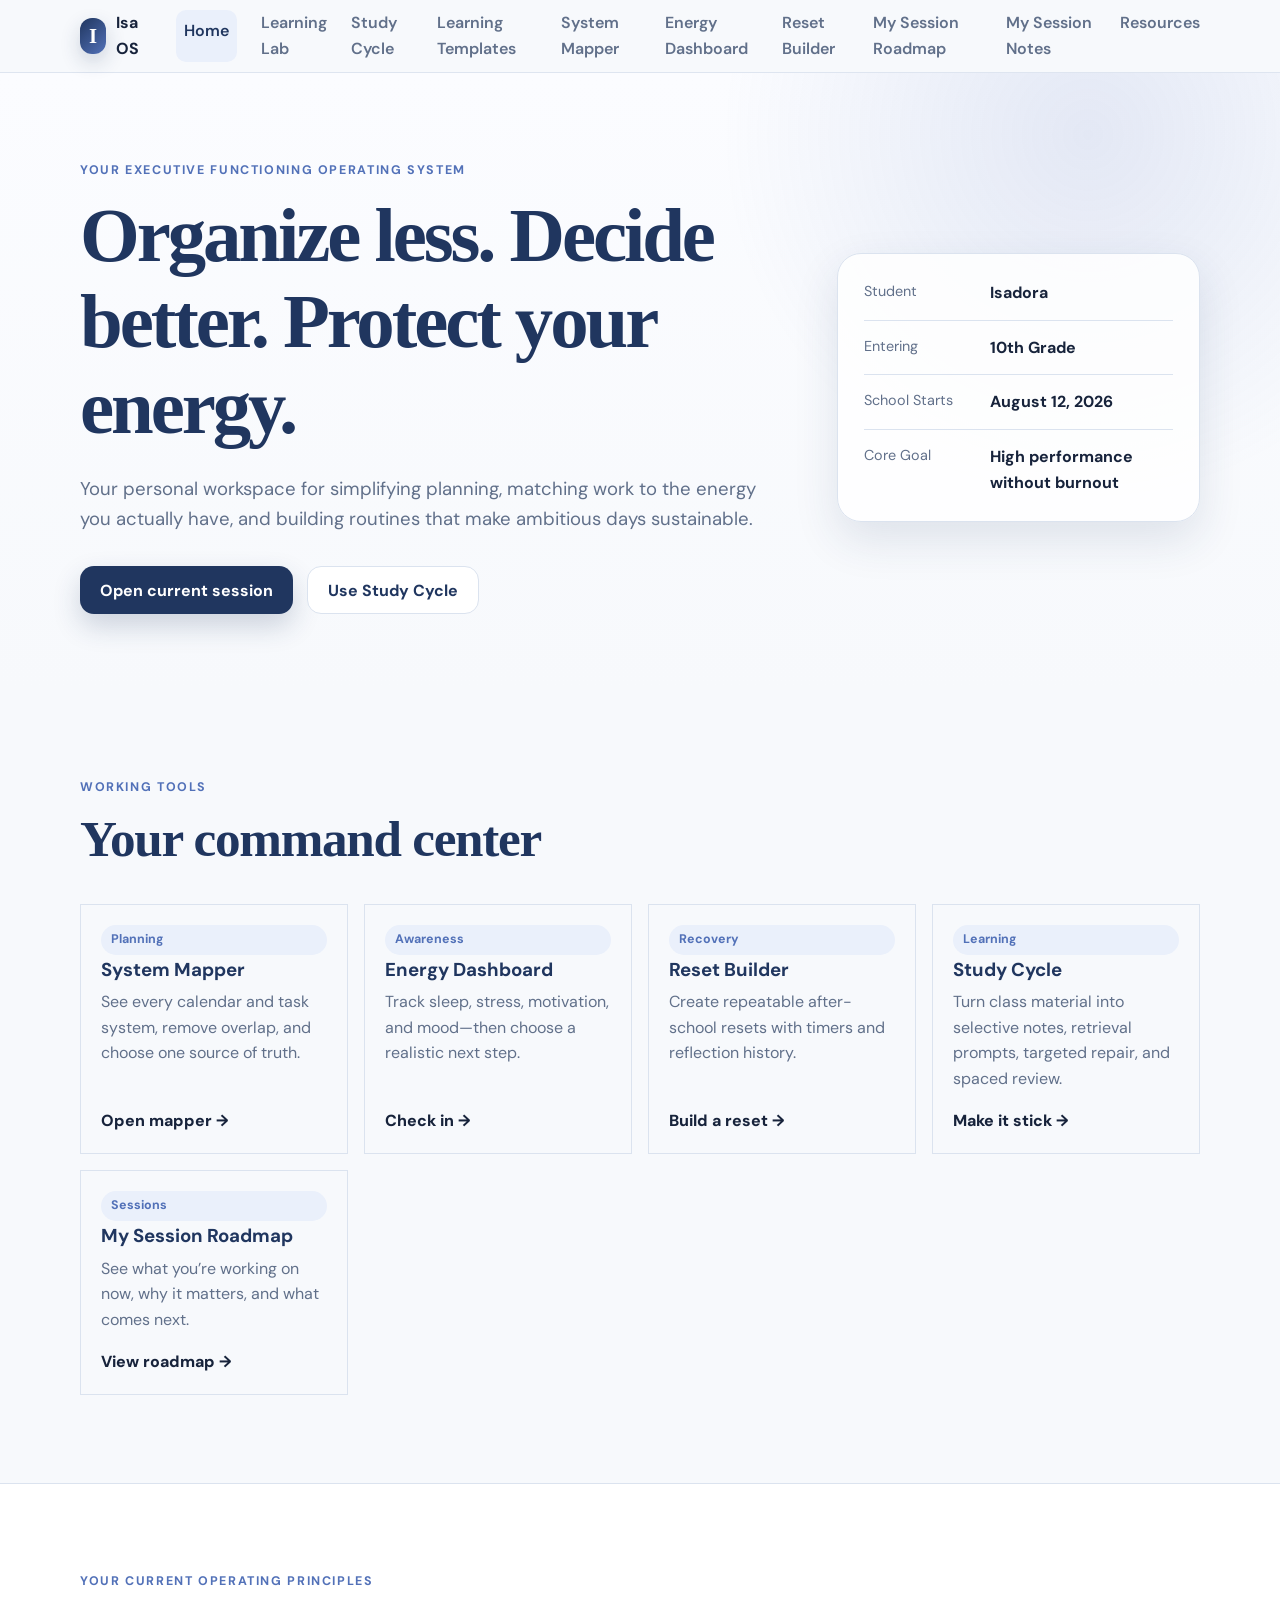
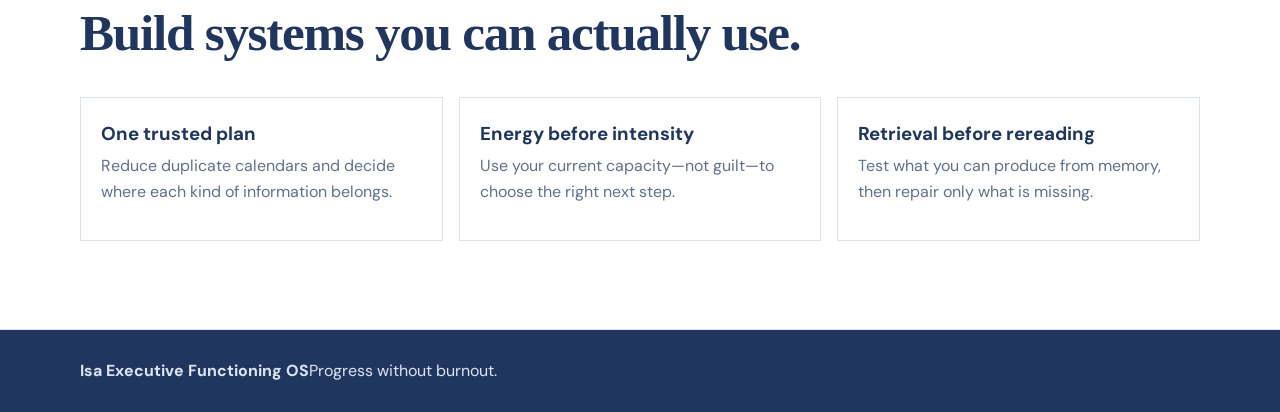
<file: index.html>
<!doctype html><html lang="en"><head><meta charset="utf-8"><meta name="viewport" content="width=device-width,initial-scale=1"><meta name="description" content="Isadora's executive functioning operating system"><title>Isa Executive Functioning OS</title><link rel="preconnect" href="https://fonts.googleapis.com"><link rel="stylesheet" href="https://fonts.googleapis.com/css2?family=DM+Sans:wght@400;600;700;800&display=swap"><link rel="stylesheet" href="styles.css"><link rel="stylesheet" href="cards.css"><link rel="stylesheet" href="tools.css"><script src="theme.js"></script></head><body><div data-navigation></div><main><section class="hero"><div class="container hero-grid"><div><p class="eyebrow">Your Executive Functioning Operating System</p><h1>Organize less. Decide better. Protect your energy.</h1><p class="hero-copy">Your personal workspace for simplifying planning, matching work to the energy you actually have, and building routines that make ambitious days sustainable.</p><div class="hero-actions"><a class="button primary" href="session-agendas.html">Open current session</a><a class="button secondary" href="study-cycle.html">Use Study Cycle</a></div></div><aside class="hero-card"><div class="profile-row"><span class="profile-label">Student</span><strong>Isadora</strong></div><div class="profile-row"><span class="profile-label">Entering</span><strong>10th Grade</strong></div><div class="profile-row"><span class="profile-label">School Starts</span><strong>August 12, 2026</strong></div><div class="profile-row"><span class="profile-label">Core Goal</span><strong>High performance without burnout</strong></div></aside></div></section><section class="section"><div class="container"><div class="section-heading"><p class="eyebrow">Working tools</p><h2>Your command center</h2></div><div class="card-grid"><a class="card tool-link" href="system-mapper.html"><span class="badge">Planning</span><h3>System Mapper</h3><p class="muted">See every calendar and task system, remove overlap, and choose one source of truth.</p><span class="arrow">Open mapper →</span></a><a class="card tool-link" href="energy-dashboard.html"><span class="badge">Awareness</span><h3>Energy Dashboard</h3><p class="muted">Track sleep, stress, motivation, and mood—then choose a realistic next step.</p><span class="arrow">Check in →</span></a><a class="card tool-link" href="reset-builder.html"><span class="badge">Recovery</span><h3>Reset Builder</h3><p class="muted">Create repeatable after-school resets with timers and reflection history.</p><span class="arrow">Build a reset →</span></a><a class="card tool-link" href="study-cycle.html"><span class="badge">Learning</span><h3>Study Cycle</h3><p class="muted">Turn class material into selective notes, retrieval prompts, targeted repair, and spaced review.</p><span class="arrow">Make it stick →</span></a><a class="card tool-link" href="session-agendas.html"><span class="badge">Sessions</span><h3>My Session Roadmap</h3><p class="muted">See what you’re working on now, why it matters, and what comes next.</p><span class="arrow">View roadmap →</span></a></div></div></section><section class="section alt"><div class="container"><div class="section-heading"><p class="eyebrow">Your current operating principles</p><h2>Build systems you can actually use.</h2></div><div class="card-grid"><article class="card"><h3>One trusted plan</h3><p class="muted">Reduce duplicate calendars and decide where each kind of information belongs.</p></article><article class="card"><h3>Energy before intensity</h3><p class="muted">Use your current capacity—not guilt—to choose the right next step.</p></article><article class="card"><h3>Retrieval before rereading</h3><p class="muted">Test what you can produce from memory, then repair only what is missing.</p></article></div></div></section></main><div data-footer></div><script src="navigation.js"></script><script src="common.js"></script></body></html>
</file>
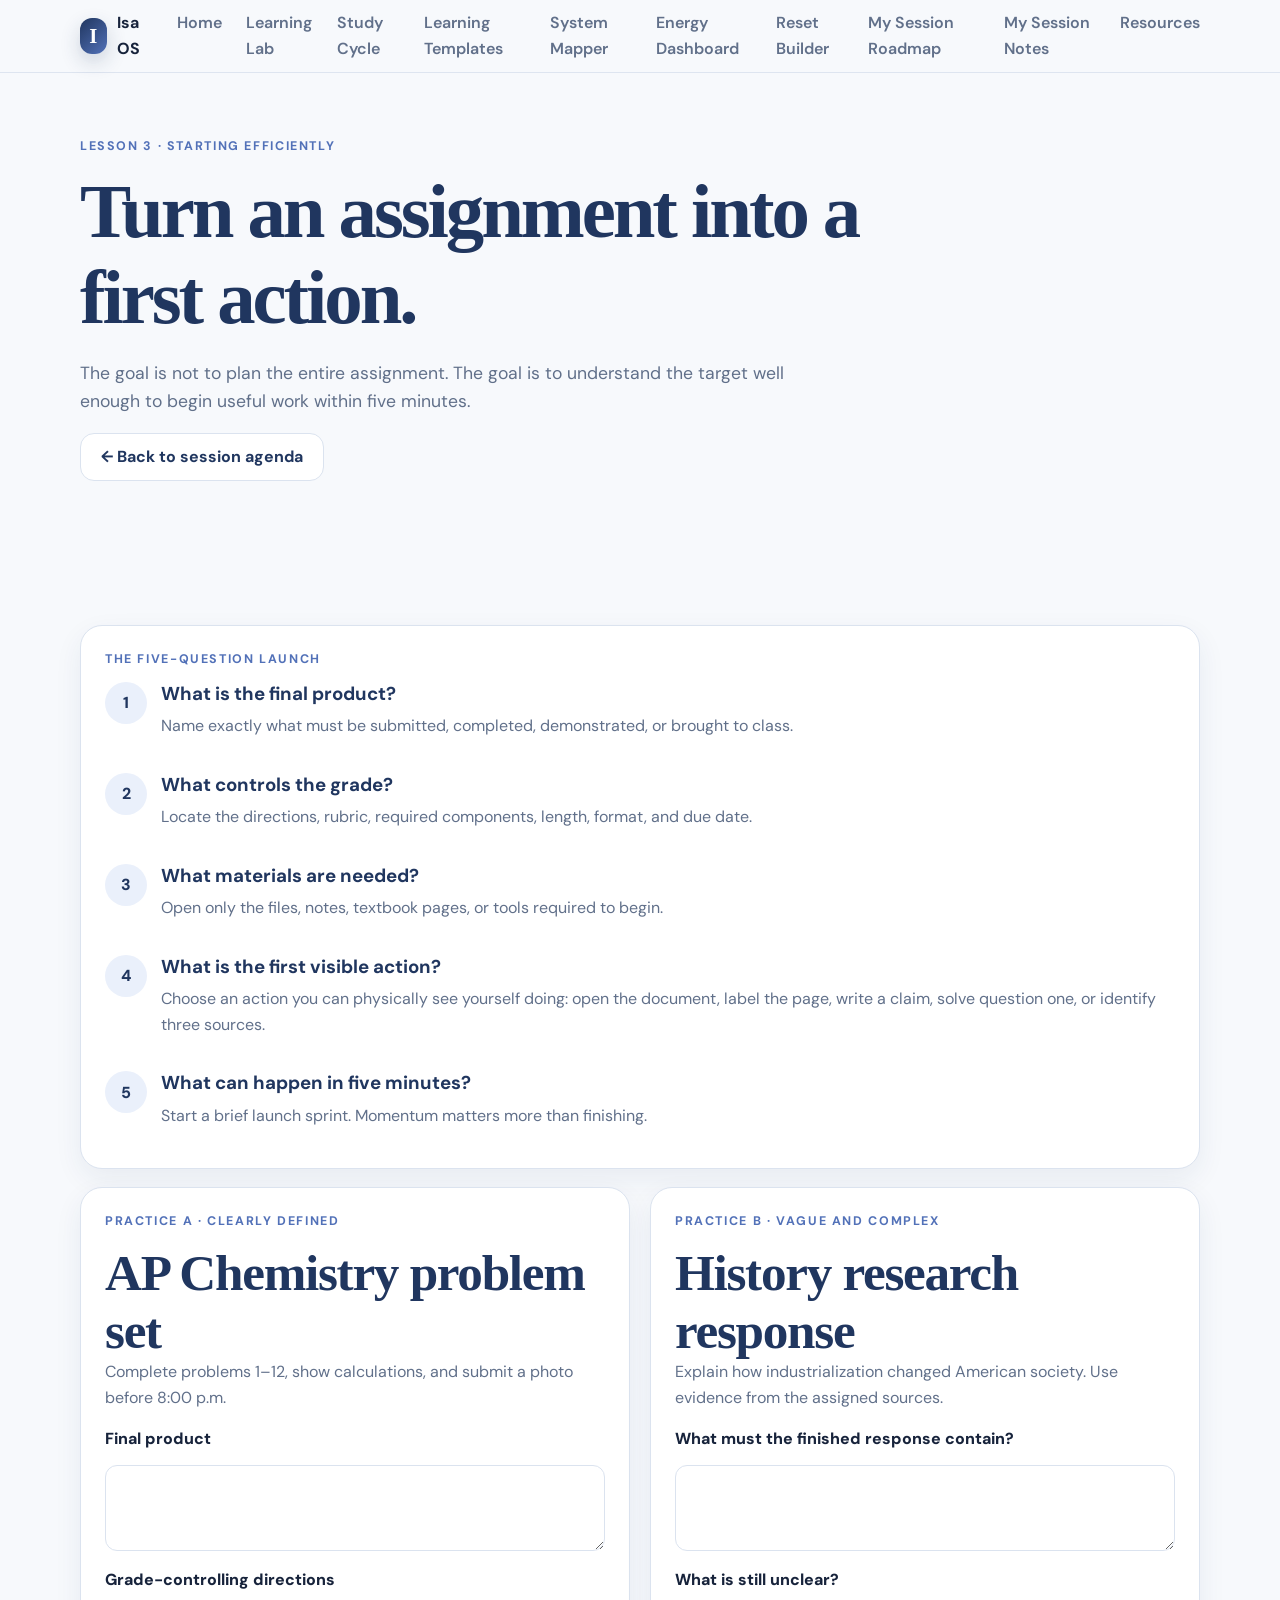
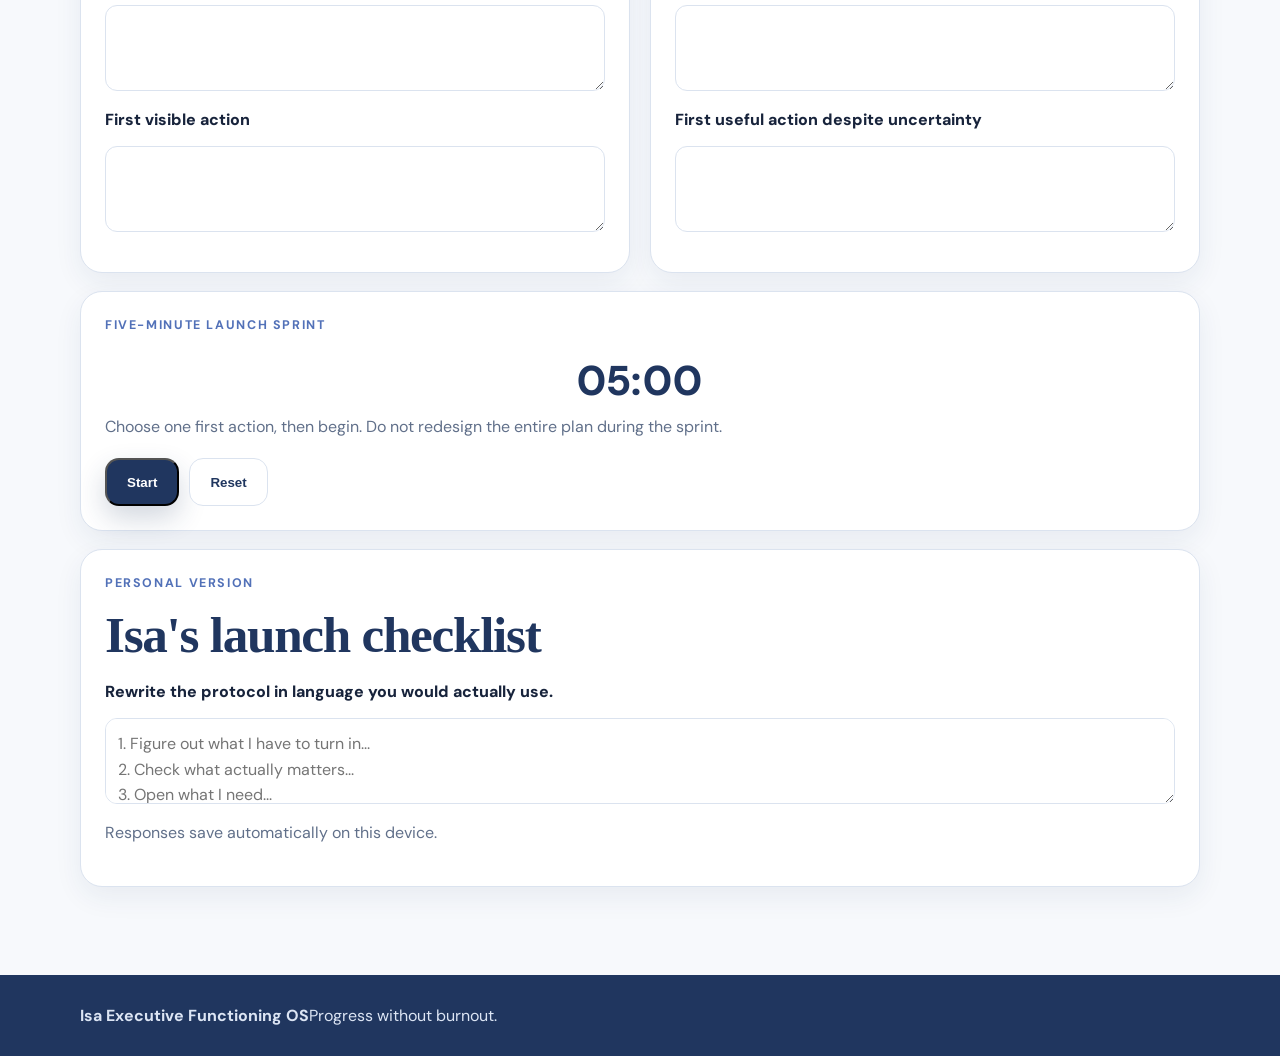
<file: assignment-launch-protocol.html>
<!doctype html>
<html lang="en">
<head>
  <meta charset="utf-8">
  <meta name="viewport" content="width=device-width,initial-scale=1">
  <meta name="description" content="Isa's assignment launch protocol for starting complex work efficiently.">
  <title>Assignment Launch Protocol | Isa OS</title>
  <link rel="preconnect" href="https://fonts.googleapis.com">
  <link rel="stylesheet" href="https://fonts.googleapis.com/css2?family=DM+Sans:wght@400;600;700;800&display=swap">
  <link rel="stylesheet" href="styles.css">
  <link rel="stylesheet" href="cards.css">
  <link rel="stylesheet" href="tools.css">
  <script src="theme.js"></script>
  <style>
    .launch-grid{display:grid;grid-template-columns:1fr 1fr;gap:20px}.protocol-step{display:grid;grid-template-columns:42px 1fr;gap:14px;align-items:start}.step-number{width:42px;height:42px;border-radius:50%;display:grid;place-items:center;background:var(--blue-soft);font-weight:800;color:var(--navy)}.field{margin:16px 0}.field label{display:block;font-weight:800;margin-bottom:7px}.field input,.field textarea,.field select{width:100%;padding:12px;border:1px solid var(--line);border-radius:12px;font:inherit;background:#fff}.field textarea{min-height:86px}.timer{font-size:2.6rem;font-weight:800;letter-spacing:.03em}.actions{display:flex;gap:10px;flex-wrap:wrap}.scenario{padding:18px;border:1px solid var(--line);border-radius:16px;background:#fff}@media(max-width:760px){.launch-grid{grid-template-columns:1fr}}
  </style>
</head>
<body>
  <div data-navigation></div>
  <main>
    <section class="page-hero"><div class="container"><p class="eyebrow">Lesson 3 · Starting Efficiently</p><h1>Turn an assignment into a first action.</h1><p class="lead">The goal is not to plan the entire assignment. The goal is to understand the target well enough to begin useful work within five minutes.</p><p><a class="button secondary" href="session-agendas.html">← Back to session agenda</a></p></div></section>
    <section class="section"><div class="container stack">
      <section class="panel"><p class="eyebrow">The five-question launch</p><div class="stack">
        <article class="protocol-step"><span class="step-number">1</span><div><h3>What is the final product?</h3><p class="muted">Name exactly what must be submitted, completed, demonstrated, or brought to class.</p></div></article>
        <article class="protocol-step"><span class="step-number">2</span><div><h3>What controls the grade?</h3><p class="muted">Locate the directions, rubric, required components, length, format, and due date.</p></div></article>
        <article class="protocol-step"><span class="step-number">3</span><div><h3>What materials are needed?</h3><p class="muted">Open only the files, notes, textbook pages, or tools required to begin.</p></div></article>
        <article class="protocol-step"><span class="step-number">4</span><div><h3>What is the first visible action?</h3><p class="muted">Choose an action you can physically see yourself doing: open the document, label the page, write a claim, solve question one, or identify three sources.</p></div></article>
        <article class="protocol-step"><span class="step-number">5</span><div><h3>What can happen in five minutes?</h3><p class="muted">Start a brief launch sprint. Momentum matters more than finishing.</p></div></article>
      </div></section>

      <div class="launch-grid">
        <section class="panel"><p class="eyebrow">Practice A · Clearly defined</p><h2>AP Chemistry problem set</h2><p class="muted">Complete problems 1–12, show calculations, and submit a photo before 8:00 p.m.</p><div class="field"><label for="a-product">Final product</label><textarea id="a-product" data-save></textarea></div><div class="field"><label for="a-grade">Grade-controlling directions</label><textarea id="a-grade" data-save></textarea></div><div class="field"><label for="a-first">First visible action</label><textarea id="a-first" data-save></textarea></div></section>
        <section class="panel"><p class="eyebrow">Practice B · Vague and complex</p><h2>History research response</h2><p class="muted">Explain how industrialization changed American society. Use evidence from the assigned sources.</p><div class="field"><label for="b-product">What must the finished response contain?</label><textarea id="b-product" data-save></textarea></div><div class="field"><label for="b-unknown">What is still unclear?</label><textarea id="b-unknown" data-save></textarea></div><div class="field"><label for="b-first">First useful action despite uncertainty</label><textarea id="b-first" data-save></textarea></div></section>
      </div>

      <section class="panel"><p class="eyebrow">Five-minute launch sprint</p><div class="timer" id="timer">05:00</div><p class="muted">Choose one first action, then begin. Do not redesign the entire plan during the sprint.</p><div class="actions"><button class="button primary" id="startTimer" type="button">Start</button><button class="button secondary" id="resetTimer" type="button">Reset</button></div></section>

      <section class="panel"><p class="eyebrow">Personal version</p><h2>Isa's launch checklist</h2><div class="field"><label for="personal">Rewrite the protocol in language you would actually use.</label><textarea id="personal" data-save placeholder="1. Figure out what I have to turn in...&#10;2. Check what actually matters...&#10;3. Open what I need...&#10;4. Pick the first visible move...&#10;5. Work for five minutes..."></textarea></div><p class="muted" id="saveStatus">Responses save automatically on this device.</p></section>
    </div></section>
  </main>
  <div data-footer></div><script src="navigation.js"></script><script src="common.js"></script>
  <script>
    (()=>{const key='isaAssignmentLaunchV1',fields=[...document.querySelectorAll('[data-save]')],saved=JSON.parse(localStorage.getItem(key)||'{}');fields.forEach(f=>{f.value=saved[f.id]||'';f.addEventListener('input',()=>{saved[f.id]=f.value;localStorage.setItem(key,JSON.stringify(saved));document.getElementById('saveStatus').textContent='Saved.';clearTimeout(window.saveTimer);window.saveTimer=setTimeout(()=>document.getElementById('saveStatus').textContent='Responses save automatically on this device.',1200)})});let remaining=300,interval;const display=()=>{const m=String(Math.floor(remaining/60)).padStart(2,'0'),s=String(remaining%60).padStart(2,'0');document.getElementById('timer').textContent=`${m}:${s}`};document.getElementById('startTimer').onclick=()=>{if(interval)return;interval=setInterval(()=>{remaining--;display();if(remaining<=0){clearInterval(interval);interval=null;alert('Five-minute launch complete. Record what changed once you started.')}},1000)};document.getElementById('resetTimer').onclick=()=>{clearInterval(interval);interval=null;remaining=300;display()};display()})();
  </script>
</body>
</html>
</file>
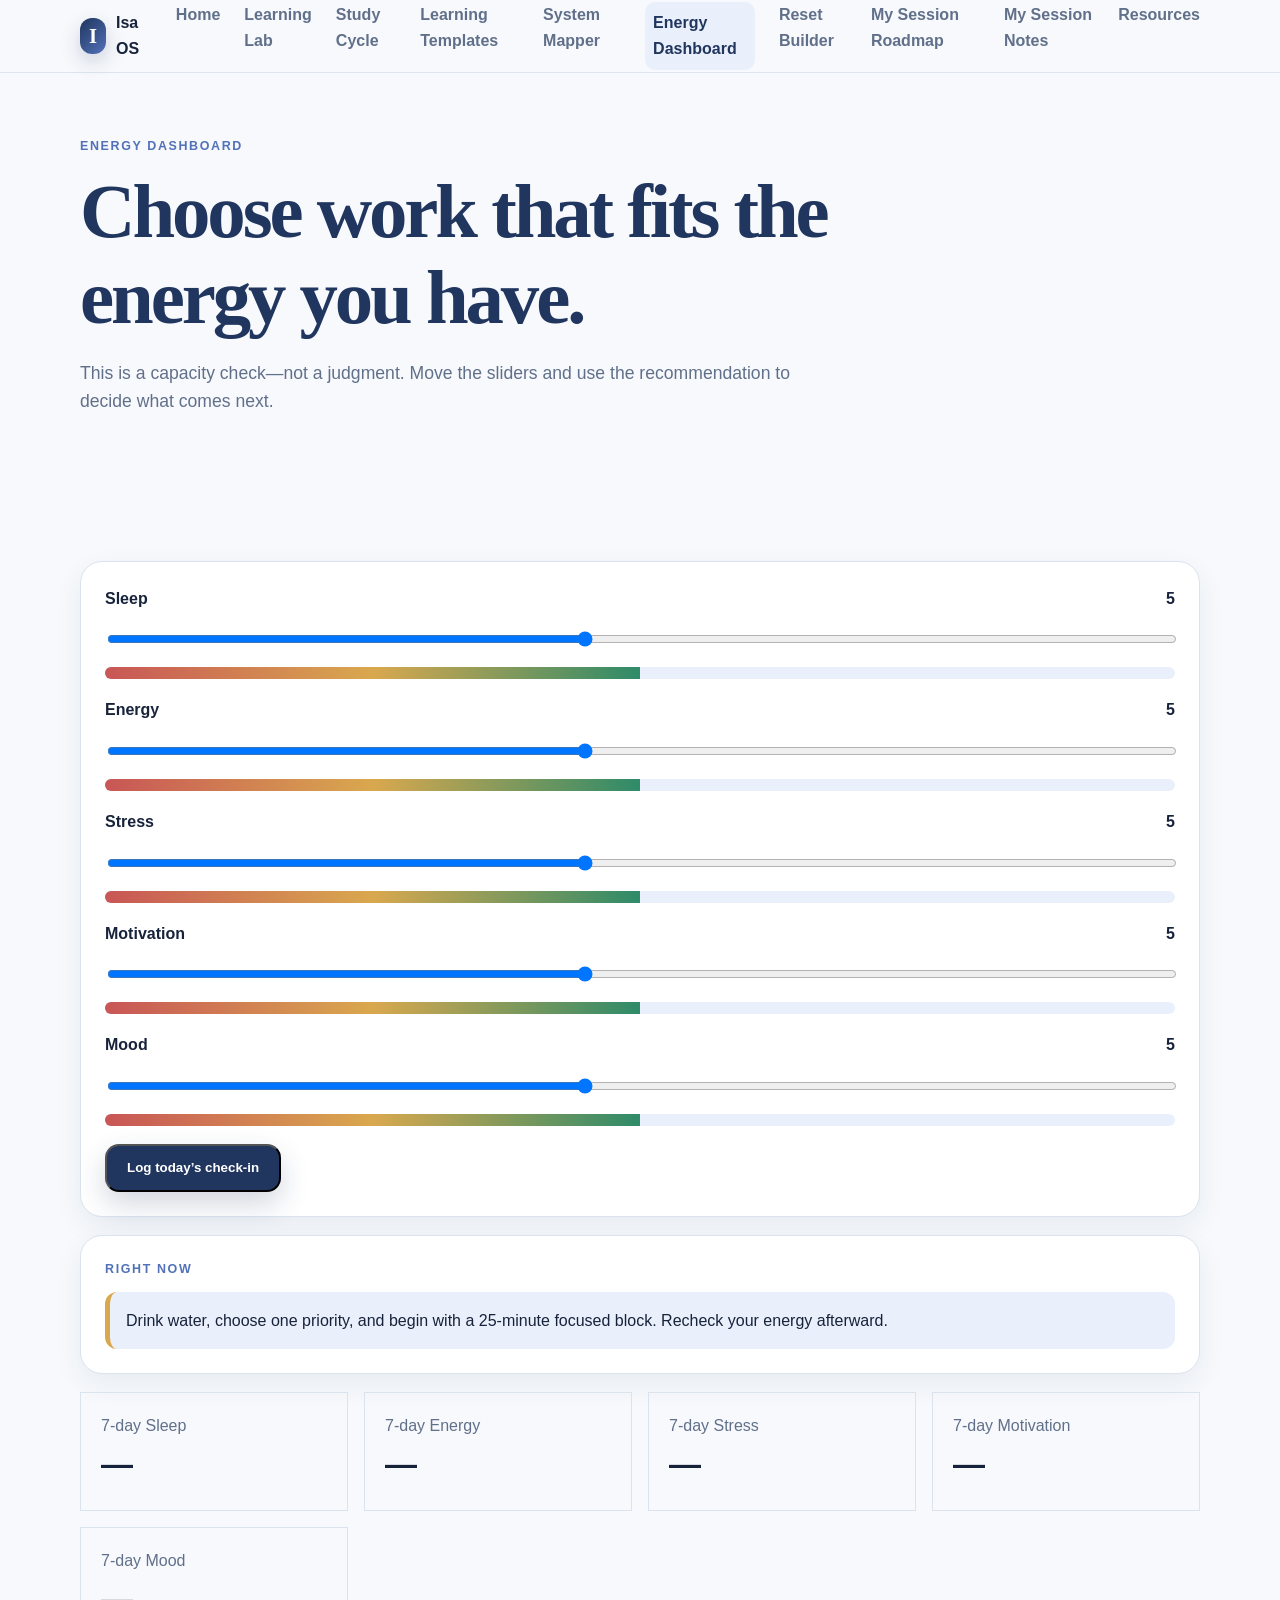
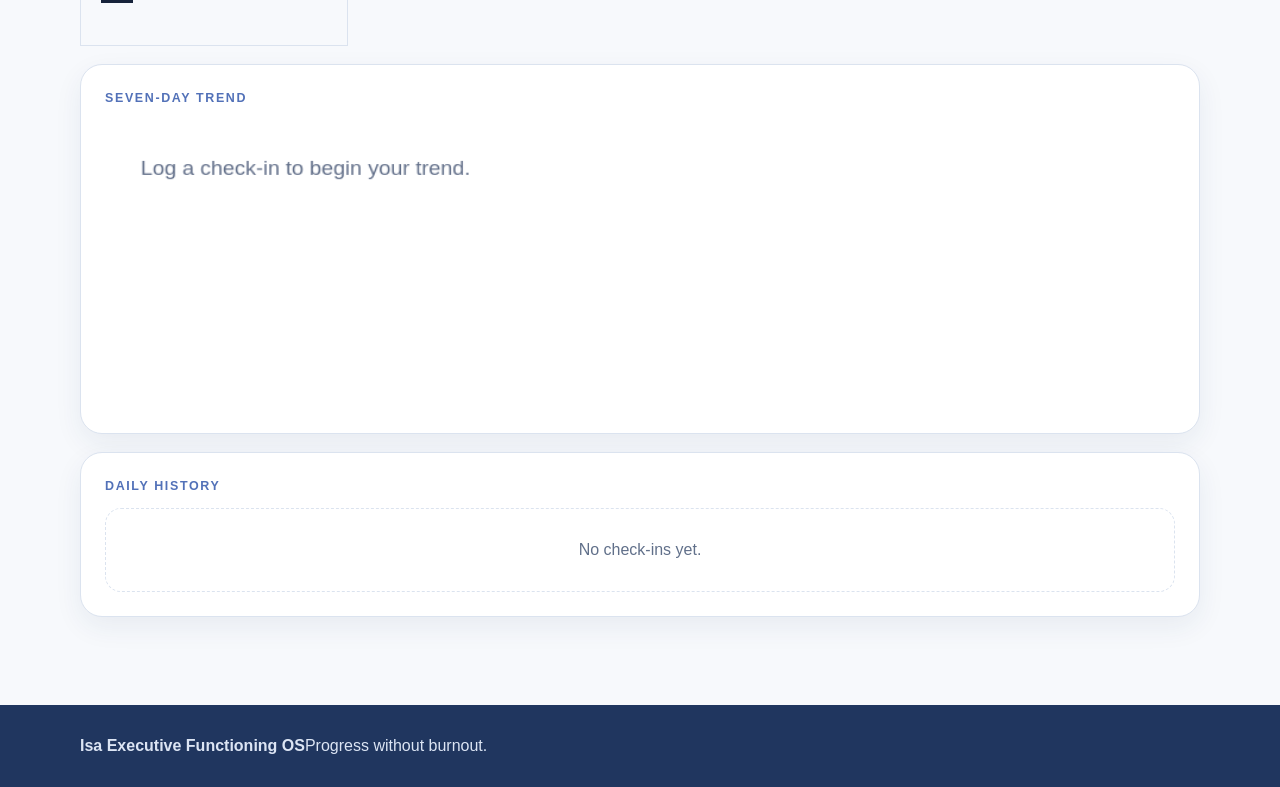
<file: energy-dashboard.html>
<!doctype html><html lang="en"><head><meta charset="utf-8"><meta name="viewport" content="width=device-width,initial-scale=1"><title>Energy Dashboard | Isa OS</title><link rel="stylesheet" href="styles.css"><link rel="stylesheet" href="cards.css"><link rel="stylesheet" href="tools.css"><script src="theme.js"></script></head><body><div data-navigation></div><main><section class="page-hero"><div class="container"><p class="eyebrow">Energy Dashboard</p><h1>Choose work that fits the energy you have.</h1><p class="lead">This is a capacity check—not a judgment. Move the sliders and use the recommendation to decide what comes next.</p></div></section><section class="section"><div class="container stack"><form id="energy-form" class="panel"><div id="sliders" class="stack"></div><div class="actions"><button class="button primary" type="submit">Log today’s check-in</button></div></form><section class="panel"><p class="eyebrow">Right now</p><div id="recommendation" class="recommendation"></div></section><div class="card-grid" id="averages"></div><section class="panel"><p class="eyebrow">Seven-day trend</p><canvas id="trend" width="900" height="260"></canvas></section><section class="panel"><p class="eyebrow">Daily history</p><div id="history" class="list"></div></section></div></section></main><div data-footer></div><script src="navigation.js"></script><script src="common.js"></script><script src="energy-dashboard.js"></script></body></html>
</file>
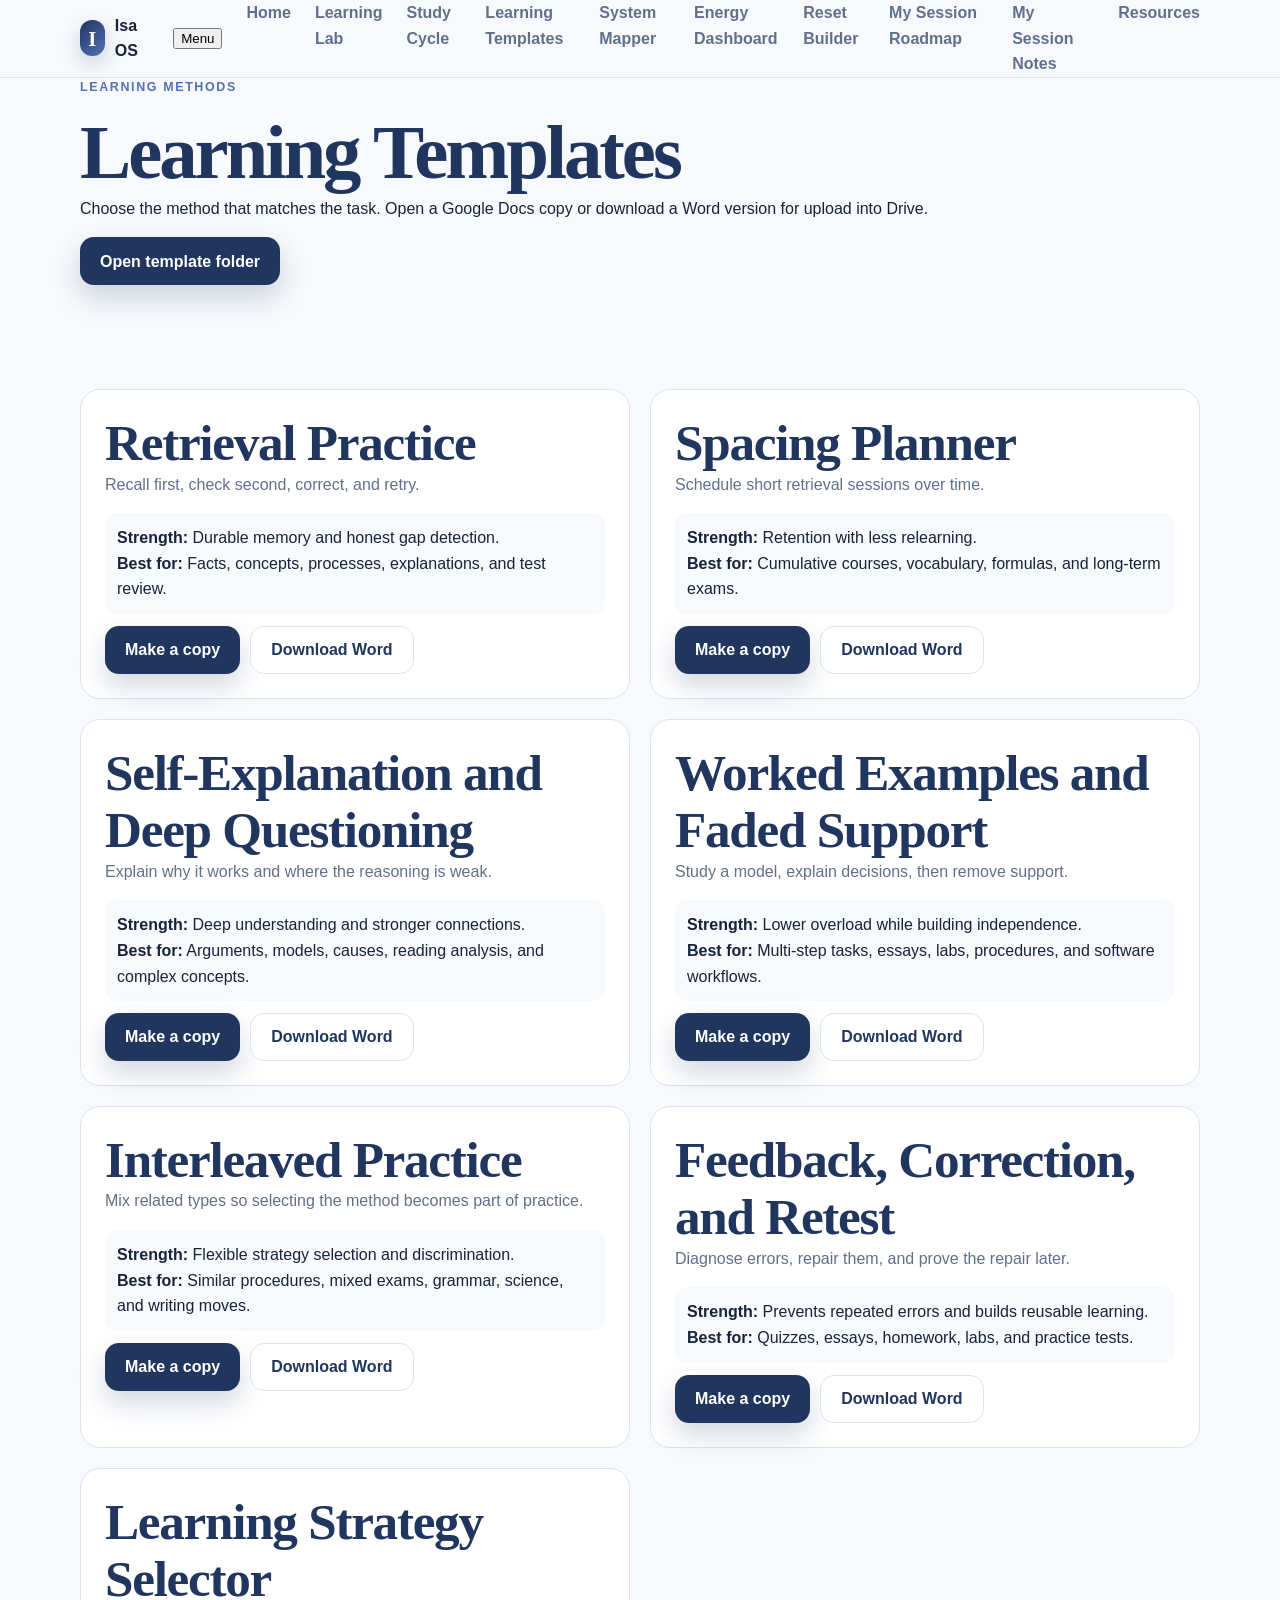
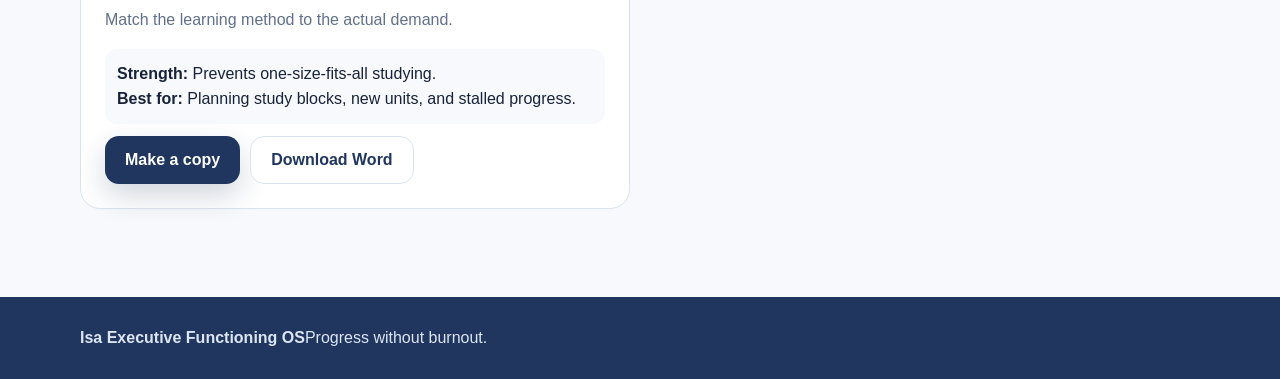
<file: learning-templates.html>
<!doctype html><html lang="en"><head><meta charset="utf-8"><meta name="viewport" content="width=device-width,initial-scale=1"><title>Learning Templates | Isa OS</title><link rel="stylesheet" href="styles.css"><link rel="stylesheet" href="cards.css"><script src="theme.js"></script><style>.grid{display:grid;grid-template-columns:repeat(2,minmax(0,1fr));gap:20px}.item{padding:24px;border:1px solid var(--line);border-radius:20px;background:#fff}.item p{color:var(--muted)}.meta{padding:12px;background:var(--paper);border-radius:12px;margin:12px 0}.actions{display:flex;gap:10px;flex-wrap:wrap}@media(max-width:760px){.grid{grid-template-columns:1fr}}</style></head><body><div data-navigation></div><main><section class="page-hero"><div class="container"><p class="eyebrow">Learning Methods</p><h1>Learning Templates</h1><p class="lead">Choose the method that matches the task. Open a Google Docs copy or download a Word version for upload into Drive.</p><p><a class="button primary" href="https://drive.google.com/drive/folders/1S9llP1fLrjFO1oSfsT4Di9lQ01JKIAXi" target="_blank">Open template folder</a></p></div></section><section class="section"><div class="container grid">
<article class="item"><h2>Retrieval Practice</h2><p>Recall first, check second, correct, and retry.</p><div class="meta"><strong>Strength:</strong> Durable memory and honest gap detection.<br><strong>Best for:</strong> Facts, concepts, processes, explanations, and test review.</div><div class="actions"><a class="button primary" href="https://docs.google.com/document/d/1mXtehnHbNCG4QlQhSsAWv4_C-VHklfq3Z5wuvWLOloE/copy">Make a copy</a><a class="button secondary" href="https://docs.google.com/document/d/1mXtehnHbNCG4QlQhSsAWv4_C-VHklfq3Z5wuvWLOloE/export?format=docx">Download Word</a></div></article>
<article class="item"><h2>Spacing Planner</h2><p>Schedule short retrieval sessions over time.</p><div class="meta"><strong>Strength:</strong> Retention with less relearning.<br><strong>Best for:</strong> Cumulative courses, vocabulary, formulas, and long-term exams.</div><div class="actions"><a class="button primary" href="https://docs.google.com/document/d/1gMO--zdmYGr-Mw5G1EC3ifv4Fg_xJOJQ9ulkQEH6fk0/copy">Make a copy</a><a class="button secondary" href="https://docs.google.com/document/d/1gMO--zdmYGr-Mw5G1EC3ifv4Fg_xJOJQ9ulkQEH6fk0/export?format=docx">Download Word</a></div></article>
<article class="item"><h2>Self-Explanation and Deep Questioning</h2><p>Explain why it works and where the reasoning is weak.</p><div class="meta"><strong>Strength:</strong> Deep understanding and stronger connections.<br><strong>Best for:</strong> Arguments, models, causes, reading analysis, and complex concepts.</div><div class="actions"><a class="button primary" href="https://docs.google.com/document/d/1nwhS4NQTUYrbxEkD7W-I11NTlL4BSJJBqBiSmNaSn-4/copy">Make a copy</a><a class="button secondary" href="https://docs.google.com/document/d/1nwhS4NQTUYrbxEkD7W-I11NTlL4BSJJBqBiSmNaSn-4/export?format=docx">Download Word</a></div></article>
<article class="item"><h2>Worked Examples and Faded Support</h2><p>Study a model, explain decisions, then remove support.</p><div class="meta"><strong>Strength:</strong> Lower overload while building independence.<br><strong>Best for:</strong> Multi-step tasks, essays, labs, procedures, and software workflows.</div><div class="actions"><a class="button primary" href="https://docs.google.com/document/d/1EHPQZFw_f9cTX1qHy5Z71oepJnTCvk42aAVHhvxhMQI/copy">Make a copy</a><a class="button secondary" href="https://docs.google.com/document/d/1EHPQZFw_f9cTX1qHy5Z71oepJnTCvk42aAVHhvxhMQI/export?format=docx">Download Word</a></div></article>
<article class="item"><h2>Interleaved Practice</h2><p>Mix related types so selecting the method becomes part of practice.</p><div class="meta"><strong>Strength:</strong> Flexible strategy selection and discrimination.<br><strong>Best for:</strong> Similar procedures, mixed exams, grammar, science, and writing moves.</div><div class="actions"><a class="button primary" href="https://docs.google.com/document/d/1ELk8uE3HtCtfUfRQMun8Zkke2Q9de7z59xASP1UUy0E/copy">Make a copy</a><a class="button secondary" href="https://docs.google.com/document/d/1ELk8uE3HtCtfUfRQMun8Zkke2Q9de7z59xASP1UUy0E/export?format=docx">Download Word</a></div></article>
<article class="item"><h2>Feedback, Correction, and Retest</h2><p>Diagnose errors, repair them, and prove the repair later.</p><div class="meta"><strong>Strength:</strong> Prevents repeated errors and builds reusable learning.<br><strong>Best for:</strong> Quizzes, essays, homework, labs, and practice tests.</div><div class="actions"><a class="button primary" href="https://docs.google.com/document/d/1n-CLAk82juKJfnMrnGqjCMnFiBIitM3HmnbCj9G_pmo/copy">Make a copy</a><a class="button secondary" href="https://docs.google.com/document/d/1n-CLAk82juKJfnMrnGqjCMnFiBIitM3HmnbCj9G_pmo/export?format=docx">Download Word</a></div></article>
<article class="item"><h2>Learning Strategy Selector</h2><p>Match the learning method to the actual demand.</p><div class="meta"><strong>Strength:</strong> Prevents one-size-fits-all studying.<br><strong>Best for:</strong> Planning study blocks, new units, and stalled progress.</div><div class="actions"><a class="button primary" href="https://docs.google.com/document/d/11bkarnjif1A3rDgoOkt2Zhlk7gvwkHRf6d8zfwV_YuU/copy">Make a copy</a><a class="button secondary" href="https://docs.google.com/document/d/11bkarnjif1A3rDgoOkt2Zhlk7gvwkHRf6d8zfwV_YuU/export?format=docx">Download Word</a></div></article>
</div></section></main><div data-footer></div><script src="navigation.js"></script><script src="common.js"></script></body></html>
</file>
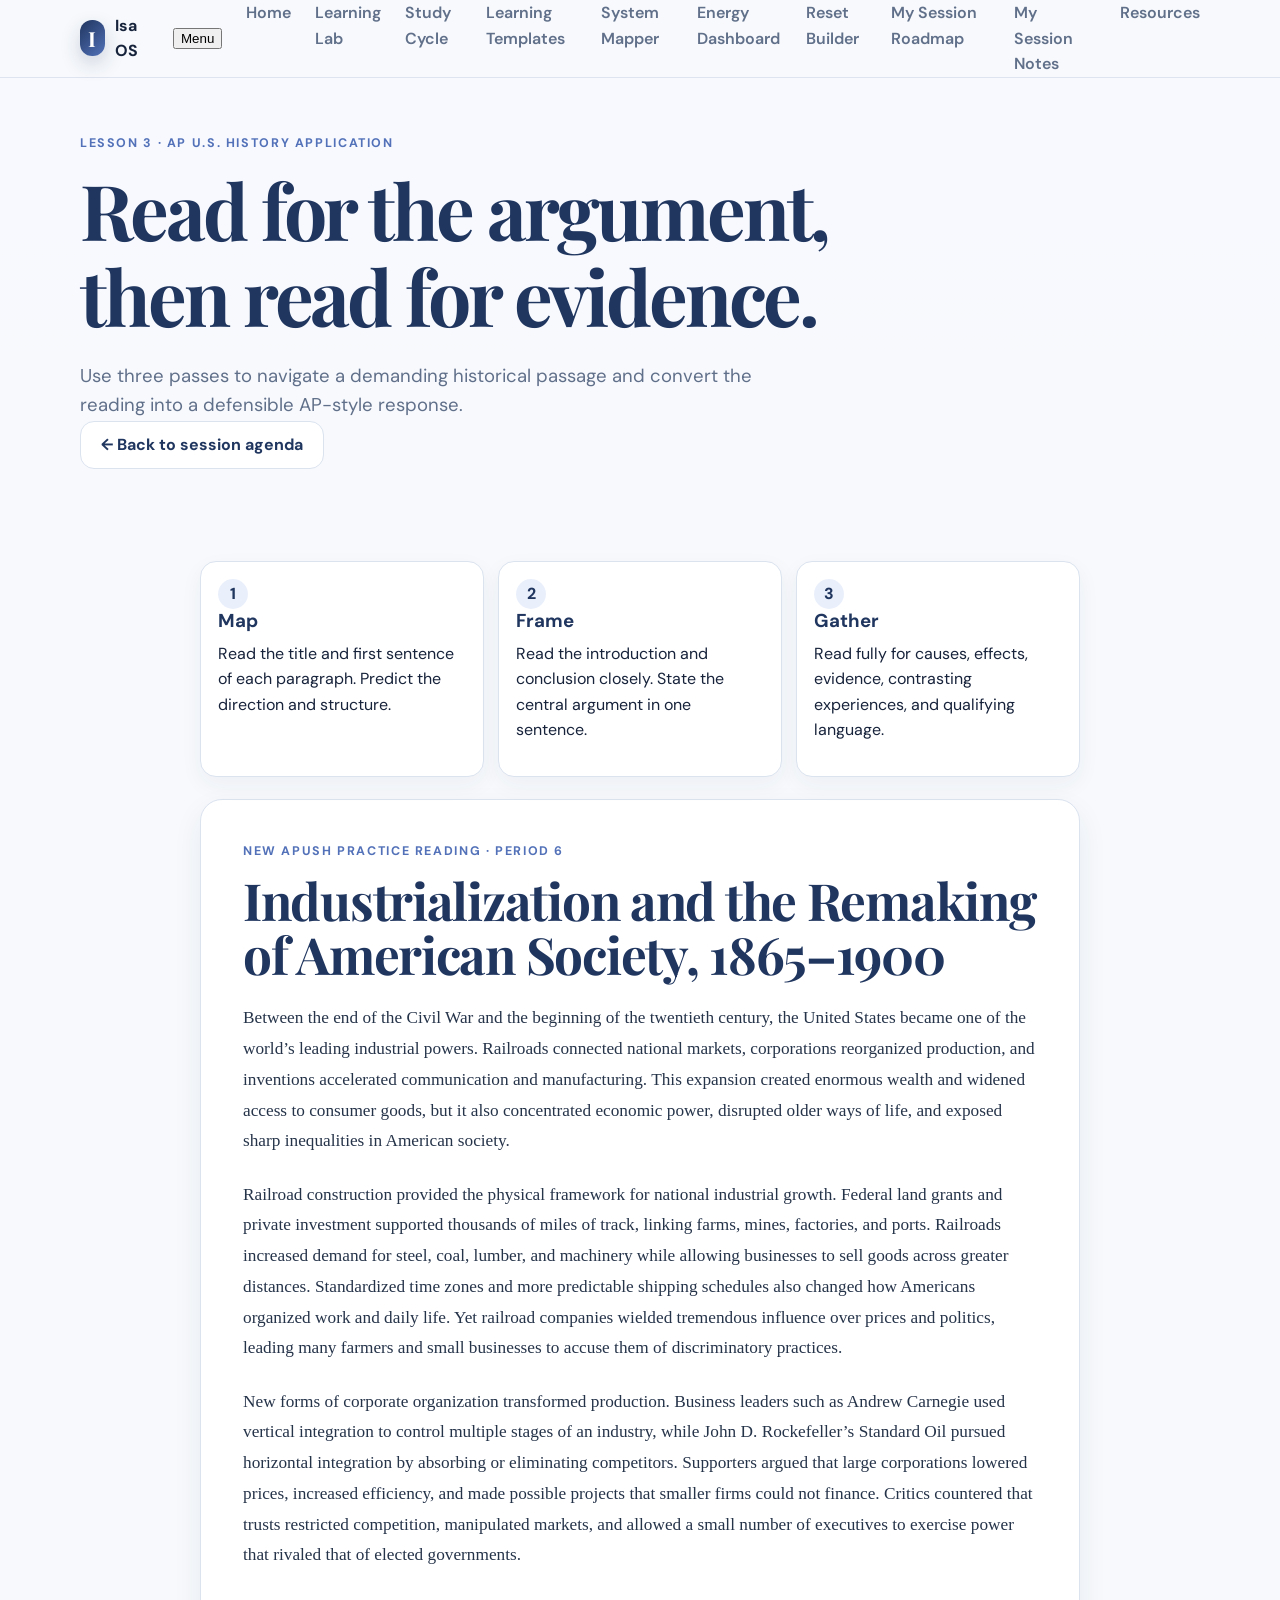
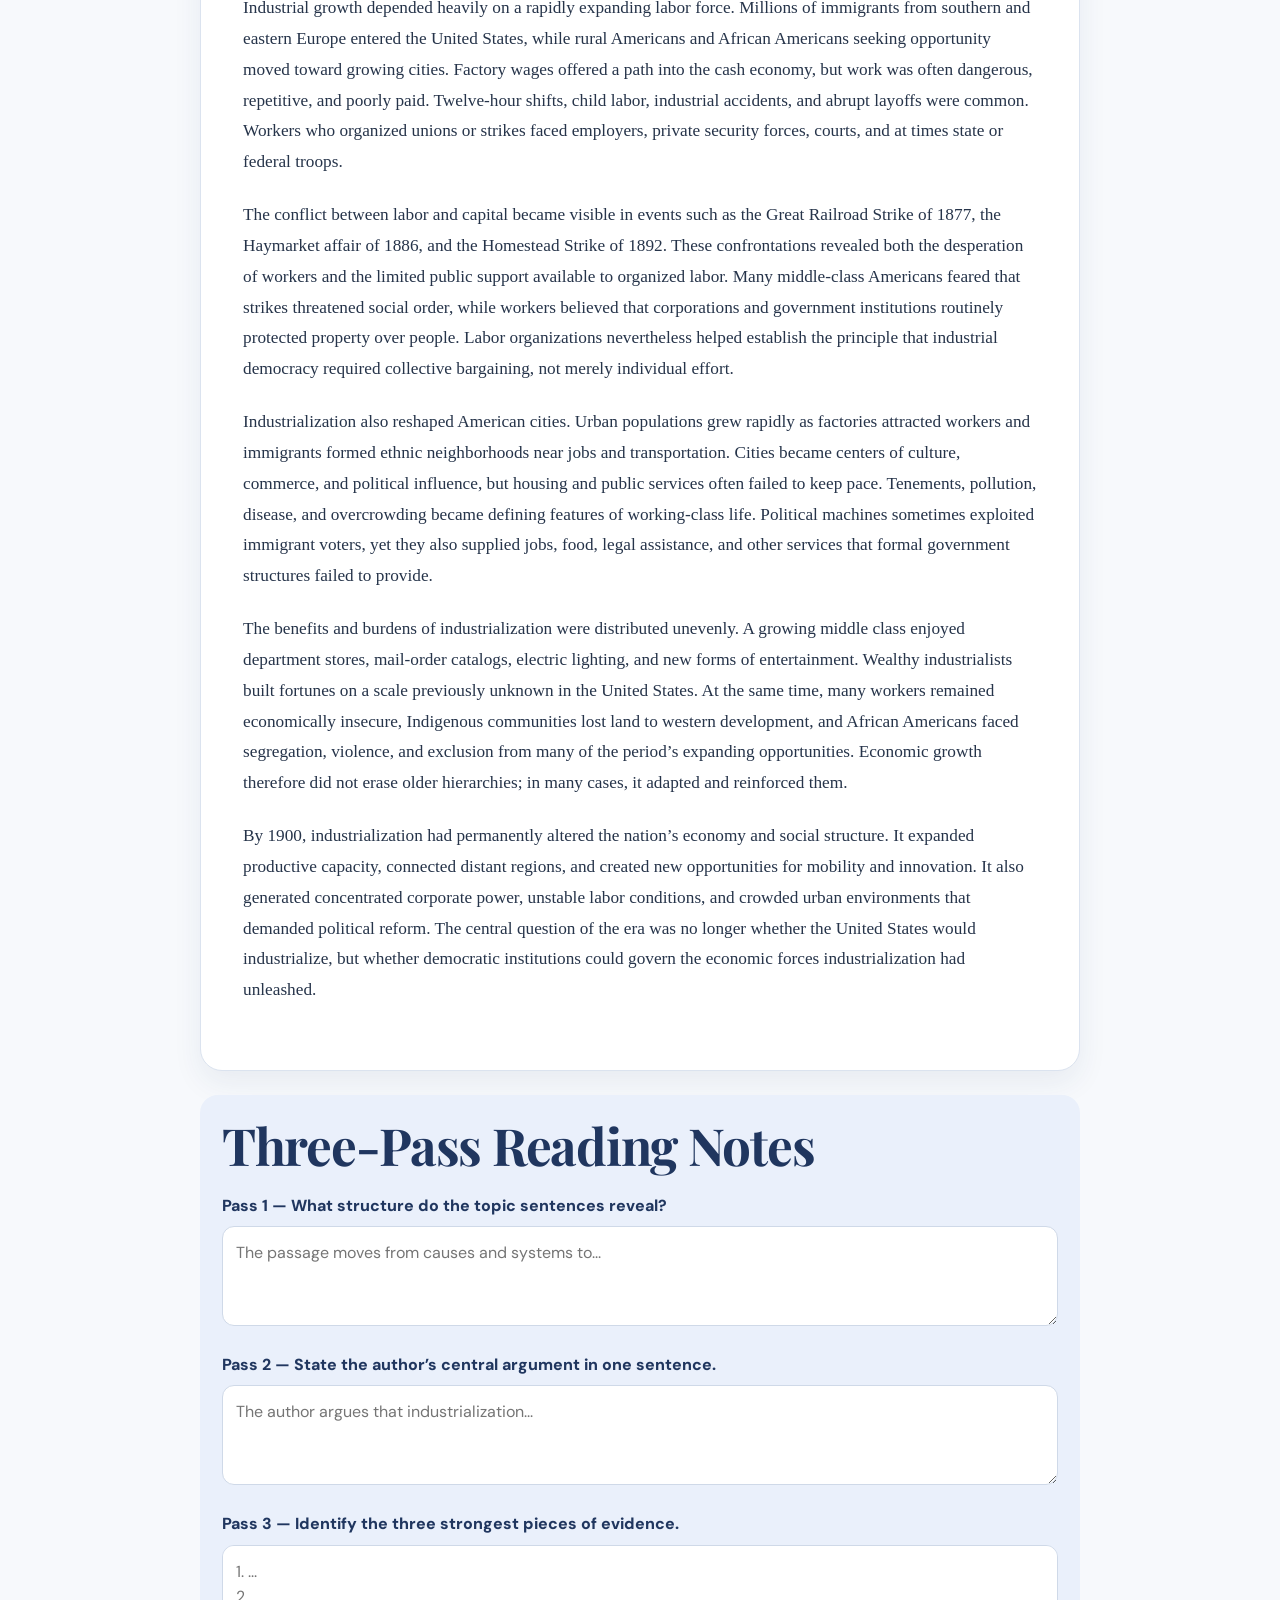
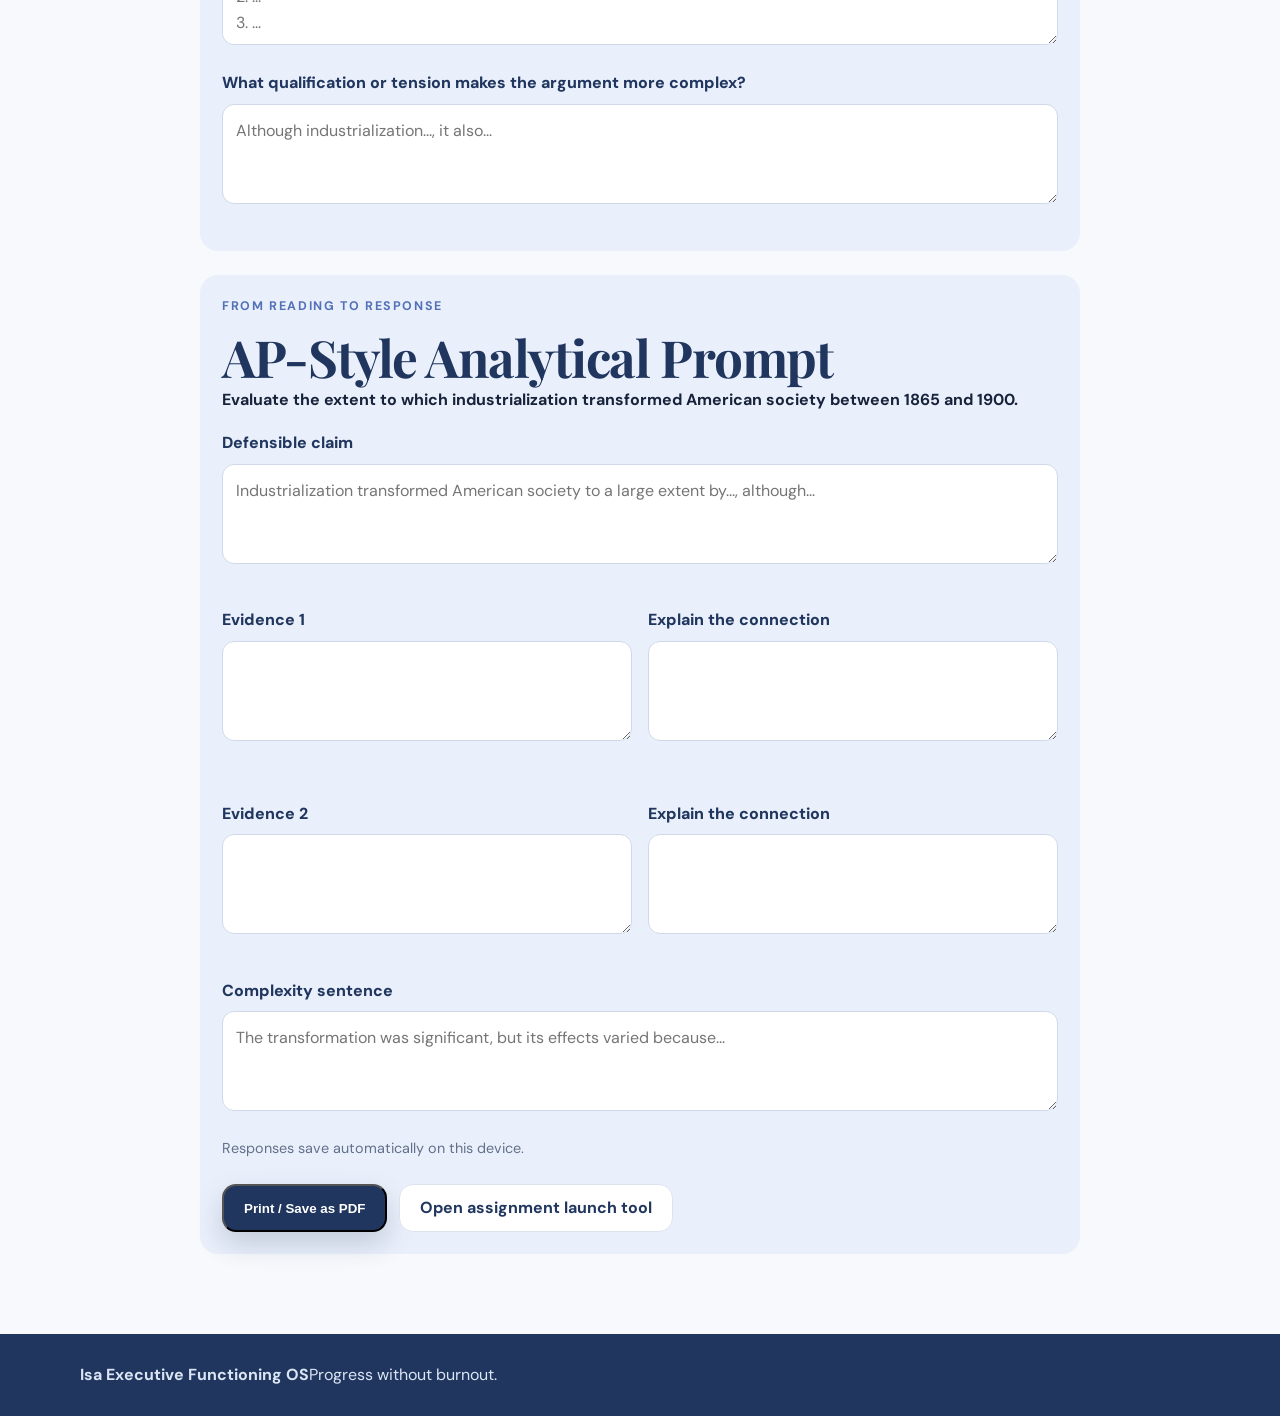
<file: lesson-3-ap-history-reading.html>
<!doctype html>
<html lang="en">
<head>
  <meta charset="utf-8">
  <meta name="viewport" content="width=device-width,initial-scale=1">
  <meta name="description" content="Isa's Lesson 3 AP U.S. History strategic reading and response practice.">
  <title>AP History Reading Lab | Isa OS</title>
  <link rel="preconnect" href="https://fonts.googleapis.com">
  <link rel="stylesheet" href="https://fonts.googleapis.com/css2?family=DM+Sans:wght@400;600;700;800&family=Playfair+Display:wght@700&display=swap">
  <link rel="stylesheet" href="styles.css">
  <link rel="stylesheet" href="cards.css">
  <script src="theme.js"></script>
  <style>
    .reading-hero{padding:56px 0 34px;background:linear-gradient(180deg,#f7f9ff,var(--paper))}.reading-shell{max-width:920px;margin:0 auto;padding:36px 20px 80px}.method-strip{display:grid;grid-template-columns:repeat(3,minmax(0,1fr));gap:14px;margin:22px 0}.method-step{background:#fff;border:1px solid var(--line);border-radius:16px;padding:17px;box-shadow:0 8px 22px rgba(32,54,95,.05)}.method-step span{display:inline-flex;width:30px;height:30px;align-items:center;justify-content:center;border-radius:50%;background:var(--blue-soft);font-weight:800;color:var(--navy)}.reading-card{background:#fff;border:1px solid var(--line);border-radius:22px;padding:clamp(22px,5vw,42px);box-shadow:0 12px 30px rgba(32,54,95,.07)}.reading-card h2{font-family:"Playfair Display",serif;font-size:clamp(2rem,5vw,3.2rem);line-height:1.05;margin-bottom:22px}.passage p{font-family:Georgia,"Times New Roman",serif;font-size:1.08rem;line-height:1.78;color:#26344a;margin:0 0 1.3em}.prompt-box{margin-top:24px;padding:22px;border-radius:18px;background:var(--blue-soft)}.field{margin:18px 0}.field label{display:block;font-weight:800;margin-bottom:8px;color:var(--navy)}textarea{width:100%;min-height:100px;padding:13px;border:1px solid #cfd9e8;border-radius:12px;font:inherit;background:#fff}.actions{display:flex;gap:12px;flex-wrap:wrap;margin-top:24px}.small-note{font-size:.9rem;color:var(--muted)}.response-grid{display:grid;grid-template-columns:1fr 1fr;gap:16px}@media(max-width:700px){.method-strip,.response-grid{grid-template-columns:1fr}.reading-shell{padding-inline:14px}.passage p{font-size:1.02rem;line-height:1.7}}@media print{[data-navigation],[data-footer],.actions,.reading-hero .button{display:none!important}.reading-shell{padding:0}.reading-card{box-shadow:none;border:0}}
  </style>
</head>
<body>
  <div data-navigation></div>
  <header class="reading-hero"><div class="container"><p class="eyebrow">Lesson 3 · AP U.S. History Application</p><h1>Read for the argument, then read for evidence.</h1><p class="hero-copy">Use three passes to navigate a demanding historical passage and convert the reading into a defensible AP-style response.</p><a class="button secondary" href="session-agendas.html">← Back to session agenda</a></div></header>
  <main class="reading-shell">
    <section class="method-strip" aria-label="Three-pass reading method">
      <article class="method-step"><span>1</span><h3>Map</h3><p class="muted">Read the title and first sentence of each paragraph. Predict the direction and structure.</p></article>
      <article class="method-step"><span>2</span><h3>Frame</h3><p class="muted">Read the introduction and conclusion closely. State the central argument in one sentence.</p></article>
      <article class="method-step"><span>3</span><h3>Gather</h3><p class="muted">Read fully for causes, effects, evidence, contrasting experiences, and qualifying language.</p></article>
    </section>

    <article class="reading-card">
      <p class="eyebrow">New APUSH Practice Reading · Period 6</p>
      <h2>Industrialization and the Remaking of American Society, 1865–1900</h2>
      <div class="passage">
        <p>Between the end of the Civil War and the beginning of the twentieth century, the United States became one of the world’s leading industrial powers. Railroads connected national markets, corporations reorganized production, and inventions accelerated communication and manufacturing. This expansion created enormous wealth and widened access to consumer goods, but it also concentrated economic power, disrupted older ways of life, and exposed sharp inequalities in American society.</p>
        <p>Railroad construction provided the physical framework for national industrial growth. Federal land grants and private investment supported thousands of miles of track, linking farms, mines, factories, and ports. Railroads increased demand for steel, coal, lumber, and machinery while allowing businesses to sell goods across greater distances. Standardized time zones and more predictable shipping schedules also changed how Americans organized work and daily life. Yet railroad companies wielded tremendous influence over prices and politics, leading many farmers and small businesses to accuse them of discriminatory practices.</p>
        <p>New forms of corporate organization transformed production. Business leaders such as Andrew Carnegie used vertical integration to control multiple stages of an industry, while John D. Rockefeller’s Standard Oil pursued horizontal integration by absorbing or eliminating competitors. Supporters argued that large corporations lowered prices, increased efficiency, and made possible projects that smaller firms could not finance. Critics countered that trusts restricted competition, manipulated markets, and allowed a small number of executives to exercise power that rivaled that of elected governments.</p>
        <p>Industrial growth depended heavily on a rapidly expanding labor force. Millions of immigrants from southern and eastern Europe entered the United States, while rural Americans and African Americans seeking opportunity moved toward growing cities. Factory wages offered a path into the cash economy, but work was often dangerous, repetitive, and poorly paid. Twelve-hour shifts, child labor, industrial accidents, and abrupt layoffs were common. Workers who organized unions or strikes faced employers, private security forces, courts, and at times state or federal troops.</p>
        <p>The conflict between labor and capital became visible in events such as the Great Railroad Strike of 1877, the Haymarket affair of 1886, and the Homestead Strike of 1892. These confrontations revealed both the desperation of workers and the limited public support available to organized labor. Many middle-class Americans feared that strikes threatened social order, while workers believed that corporations and government institutions routinely protected property over people. Labor organizations nevertheless helped establish the principle that industrial democracy required collective bargaining, not merely individual effort.</p>
        <p>Industrialization also reshaped American cities. Urban populations grew rapidly as factories attracted workers and immigrants formed ethnic neighborhoods near jobs and transportation. Cities became centers of culture, commerce, and political influence, but housing and public services often failed to keep pace. Tenements, pollution, disease, and overcrowding became defining features of working-class life. Political machines sometimes exploited immigrant voters, yet they also supplied jobs, food, legal assistance, and other services that formal government structures failed to provide.</p>
        <p>The benefits and burdens of industrialization were distributed unevenly. A growing middle class enjoyed department stores, mail-order catalogs, electric lighting, and new forms of entertainment. Wealthy industrialists built fortunes on a scale previously unknown in the United States. At the same time, many workers remained economically insecure, Indigenous communities lost land to western development, and African Americans faced segregation, violence, and exclusion from many of the period’s expanding opportunities. Economic growth therefore did not erase older hierarchies; in many cases, it adapted and reinforced them.</p>
        <p>By 1900, industrialization had permanently altered the nation’s economy and social structure. It expanded productive capacity, connected distant regions, and created new opportunities for mobility and innovation. It also generated concentrated corporate power, unstable labor conditions, and crowded urban environments that demanded political reform. The central question of the era was no longer whether the United States would industrialize, but whether democratic institutions could govern the economic forces industrialization had unleashed.</p>
      </div>
    </article>

    <section class="prompt-box"><h2>Three-Pass Reading Notes</h2>
      <div class="field"><label for="map">Pass 1 — What structure do the topic sentences reveal?</label><textarea id="map" data-save placeholder="The passage moves from causes and systems to..."></textarea></div>
      <div class="field"><label for="claim">Pass 2 — State the author’s central argument in one sentence.</label><textarea id="claim" data-save placeholder="The author argues that industrialization..."></textarea></div>
      <div class="field"><label for="evidence">Pass 3 — Identify the three strongest pieces of evidence.</label><textarea id="evidence" data-save placeholder="1. ...&#10;2. ...&#10;3. ..."></textarea></div>
      <div class="field"><label for="complexity">What qualification or tension makes the argument more complex?</label><textarea id="complexity" data-save placeholder="Although industrialization..., it also..."></textarea></div>
    </section>

    <section class="prompt-box"><p class="eyebrow">From Reading to Response</p><h2>AP-Style Analytical Prompt</h2><p><strong>Evaluate the extent to which industrialization transformed American society between 1865 and 1900.</strong></p>
      <div class="field"><label for="thesis">Defensible claim</label><textarea id="thesis" data-save placeholder="Industrialization transformed American society to a large extent by..., although..."></textarea></div>
      <div class="response-grid"><div class="field"><label for="ev1">Evidence 1</label><textarea id="ev1" data-save></textarea></div><div class="field"><label for="ex1">Explain the connection</label><textarea id="ex1" data-save></textarea></div><div class="field"><label for="ev2">Evidence 2</label><textarea id="ev2" data-save></textarea></div><div class="field"><label for="ex2">Explain the connection</label><textarea id="ex2" data-save></textarea></div></div>
      <div class="field"><label for="nuance">Complexity sentence</label><textarea id="nuance" data-save placeholder="The transformation was significant, but its effects varied because..."></textarea></div>
      <p class="small-note" id="saveStatus">Responses save automatically on this device.</p><div class="actions"><button class="button primary" type="button" onclick="window.print()">Print / Save as PDF</button><a class="button secondary" href="assignment-launch-protocol.html">Open assignment launch tool</a></div>
    </section>
  </main>
  <div data-footer></div><script src="navigation.js"></script><script src="common.js"></script>
  <script>(()=>{const key='isaLesson3ReadingLabV2',fields=[...document.querySelectorAll('[data-save]')],saved=JSON.parse(localStorage.getItem(key)||'{}');fields.forEach(field=>{field.value=saved[field.id]||'';field.addEventListener('input',()=>{saved[field.id]=field.value;localStorage.setItem(key,JSON.stringify(saved));const status=document.getElementById('saveStatus');status.textContent='Saved.';clearTimeout(window.isaSaveTimer);window.isaSaveTimer=setTimeout(()=>status.textContent='Responses save automatically on this device.',1200)})})})();</script>
</body>
</html>
</file>
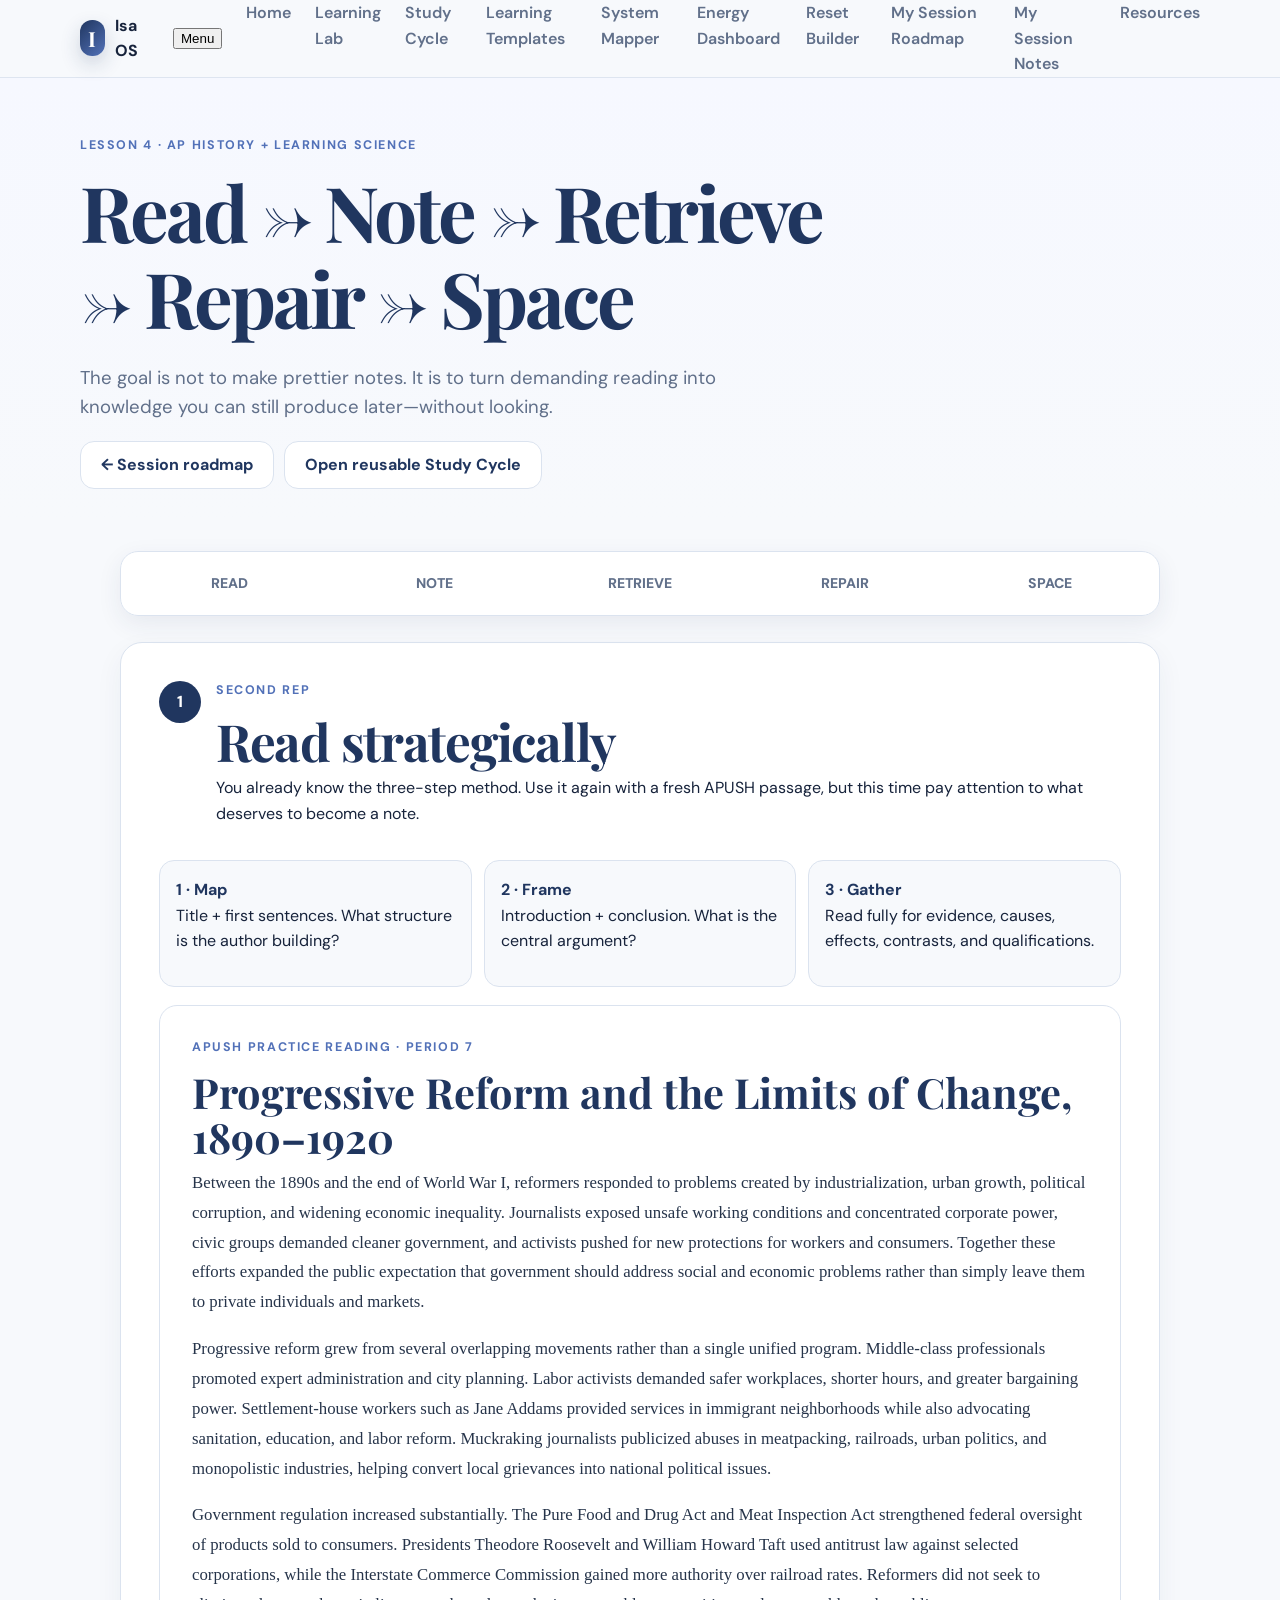
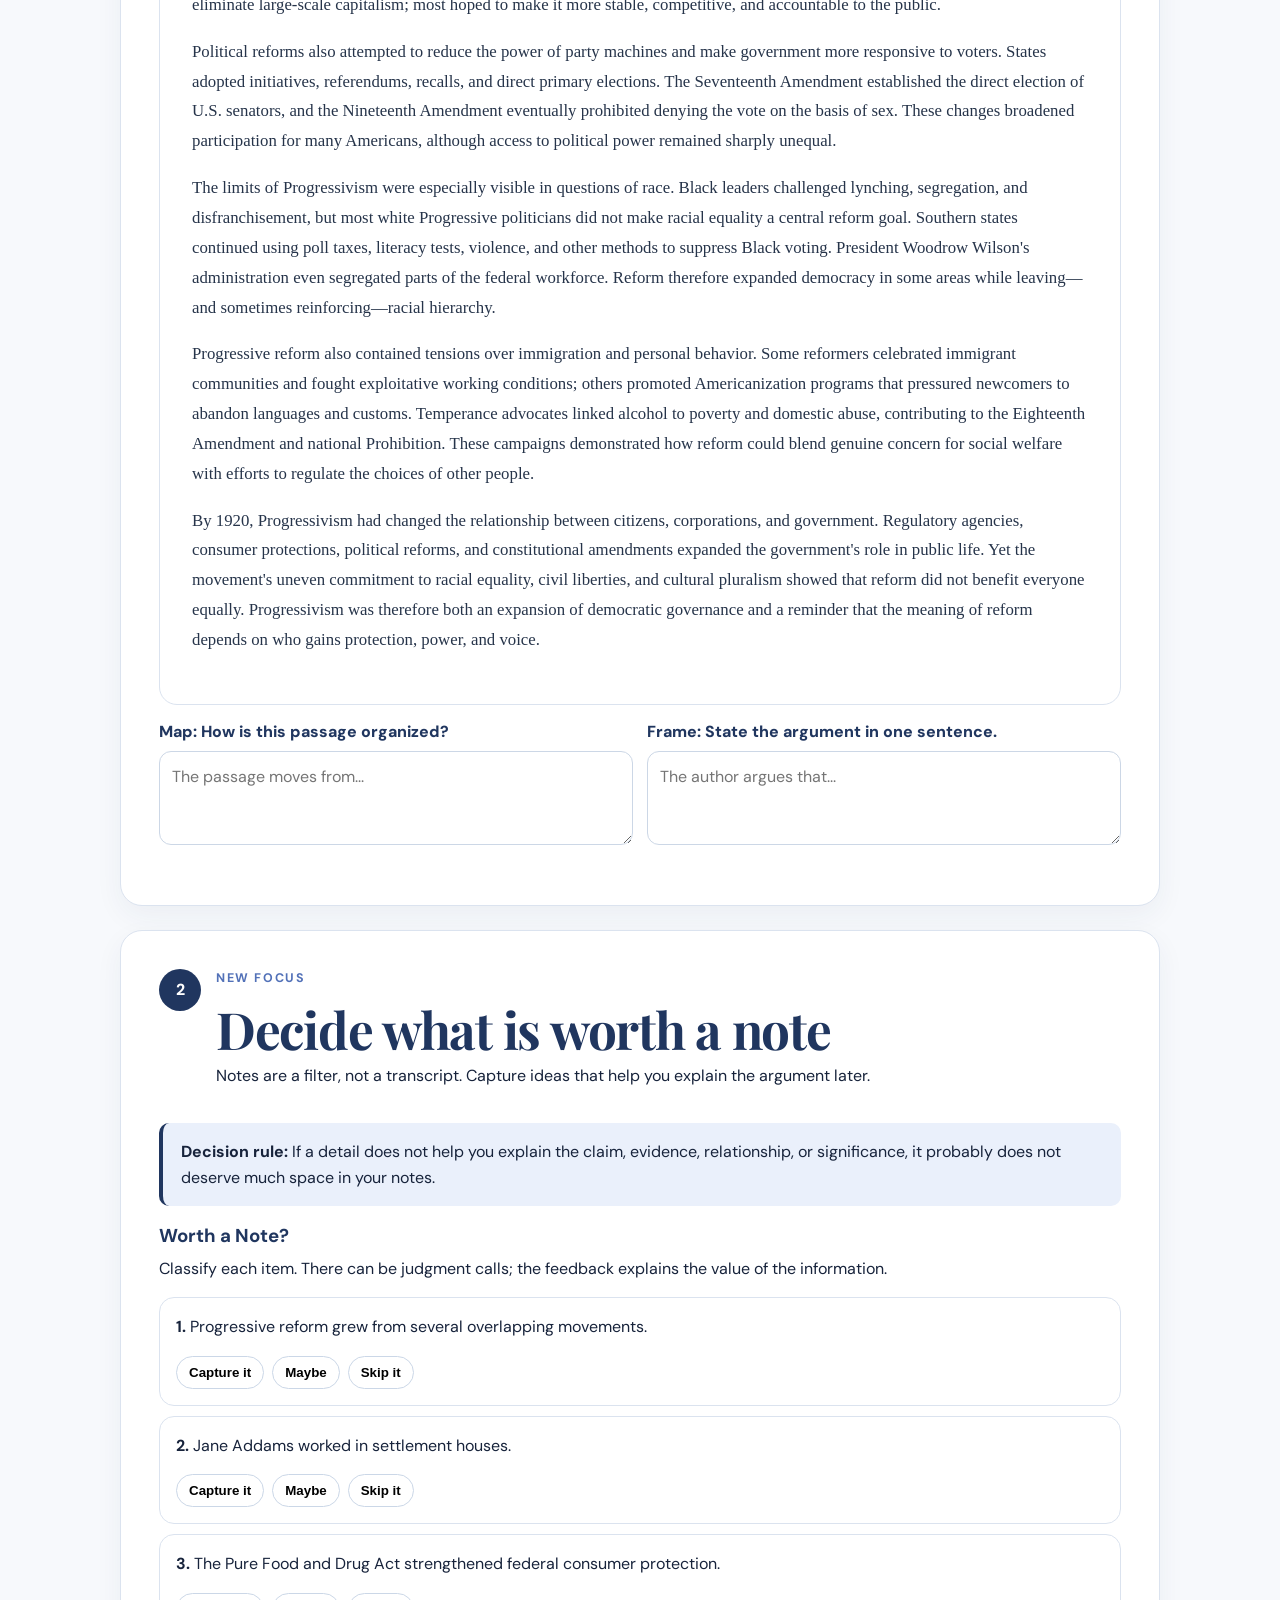
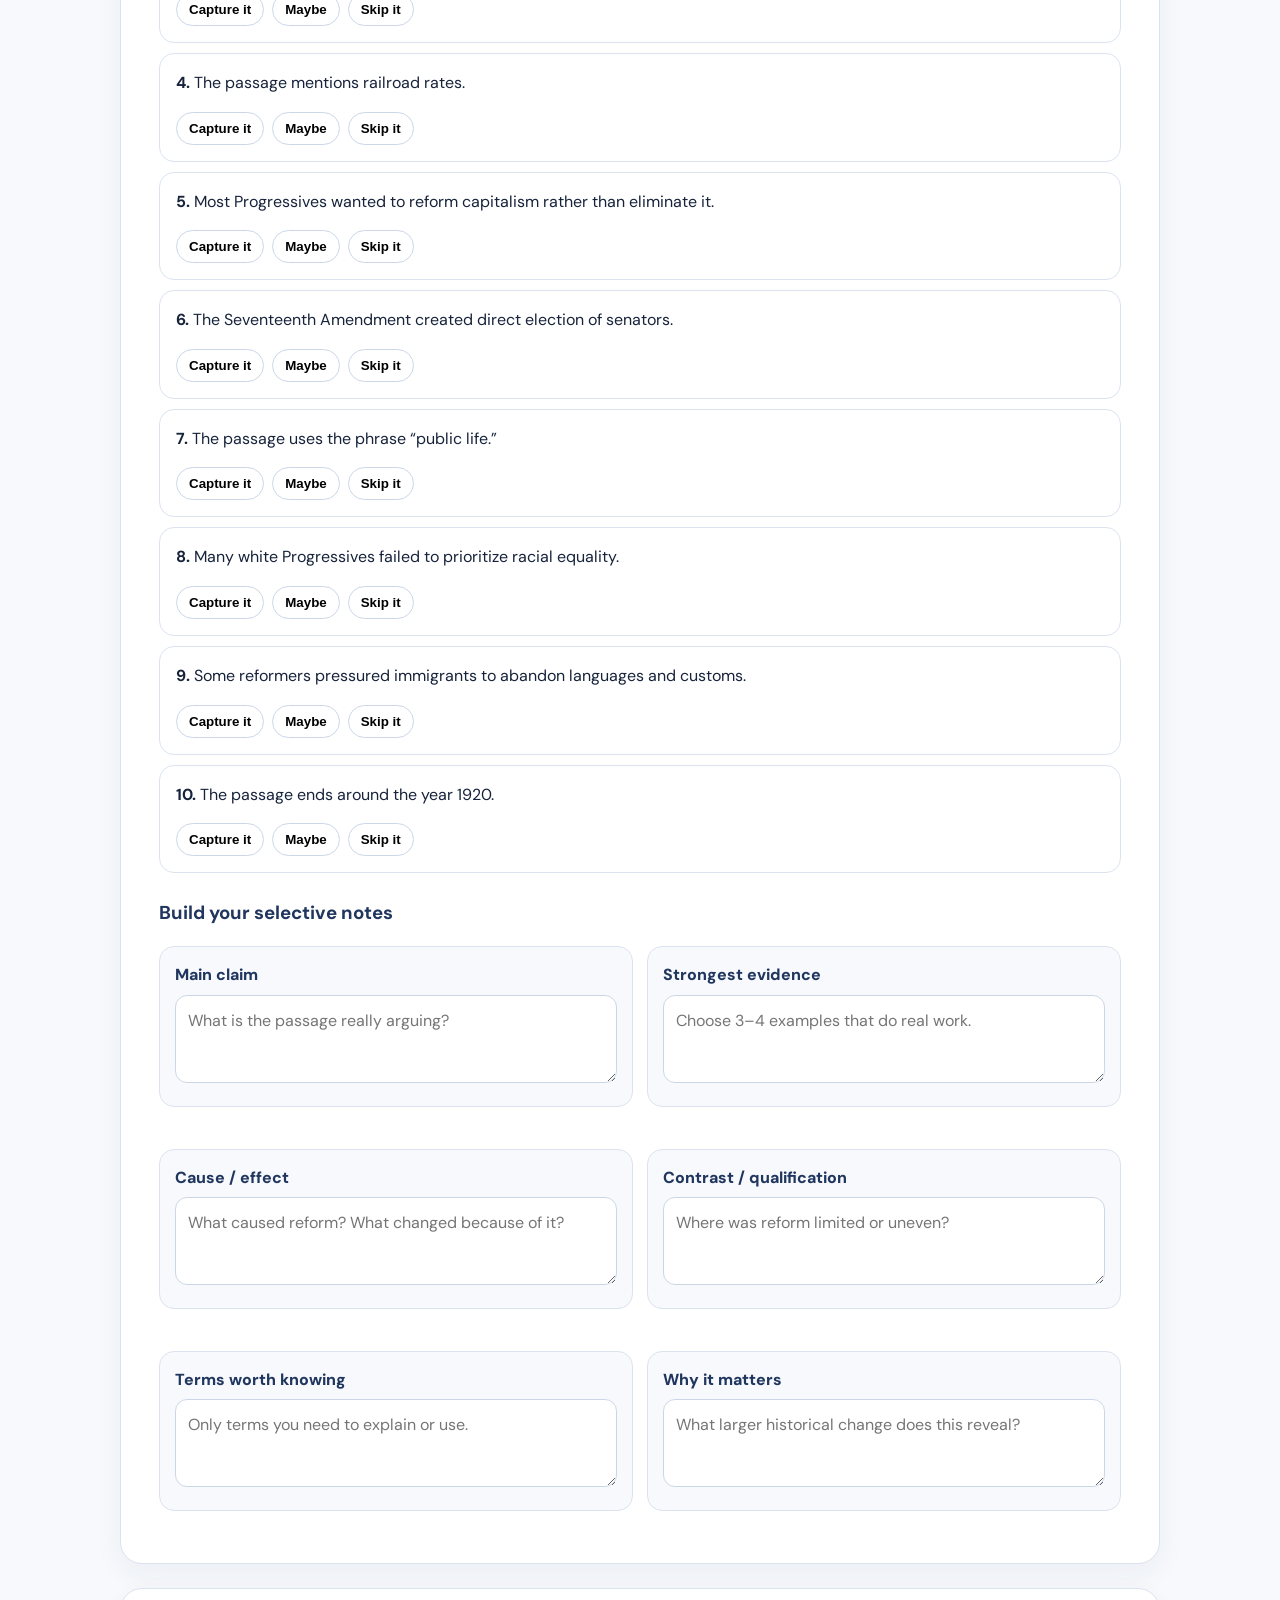
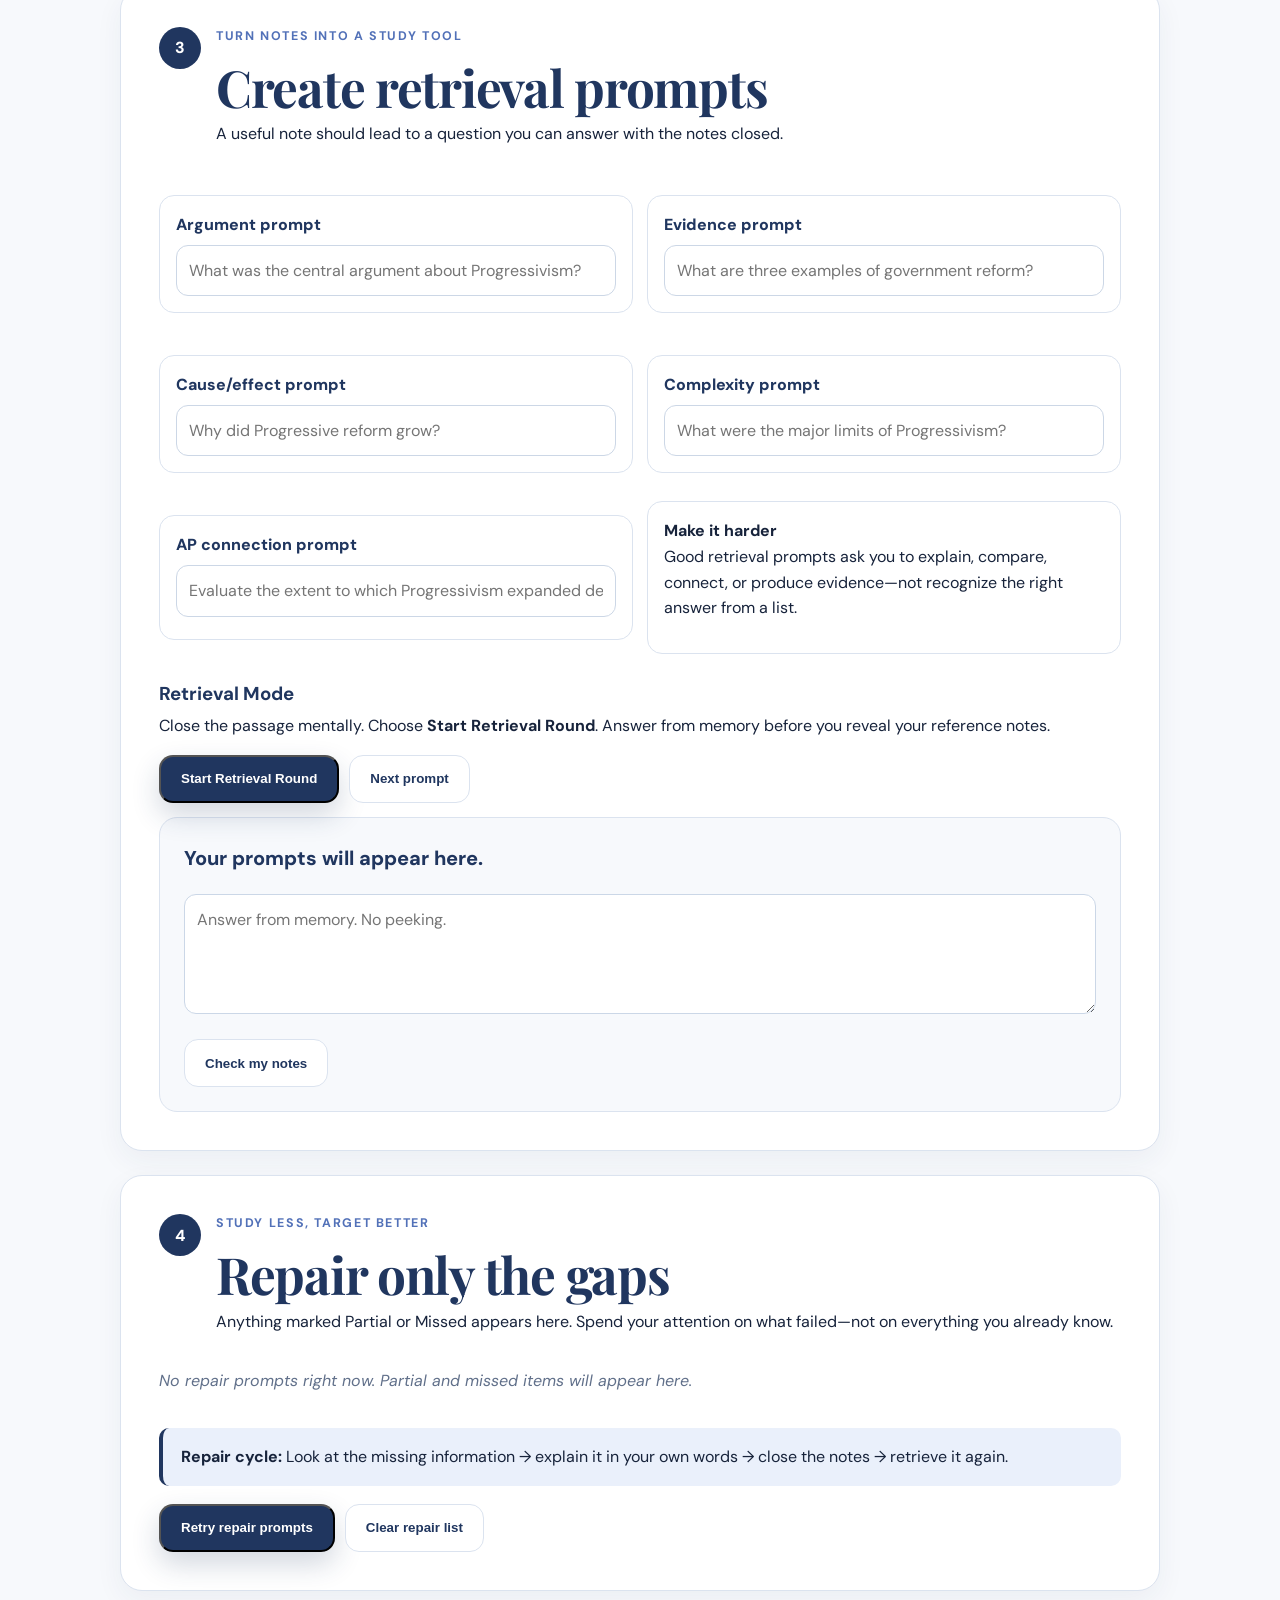
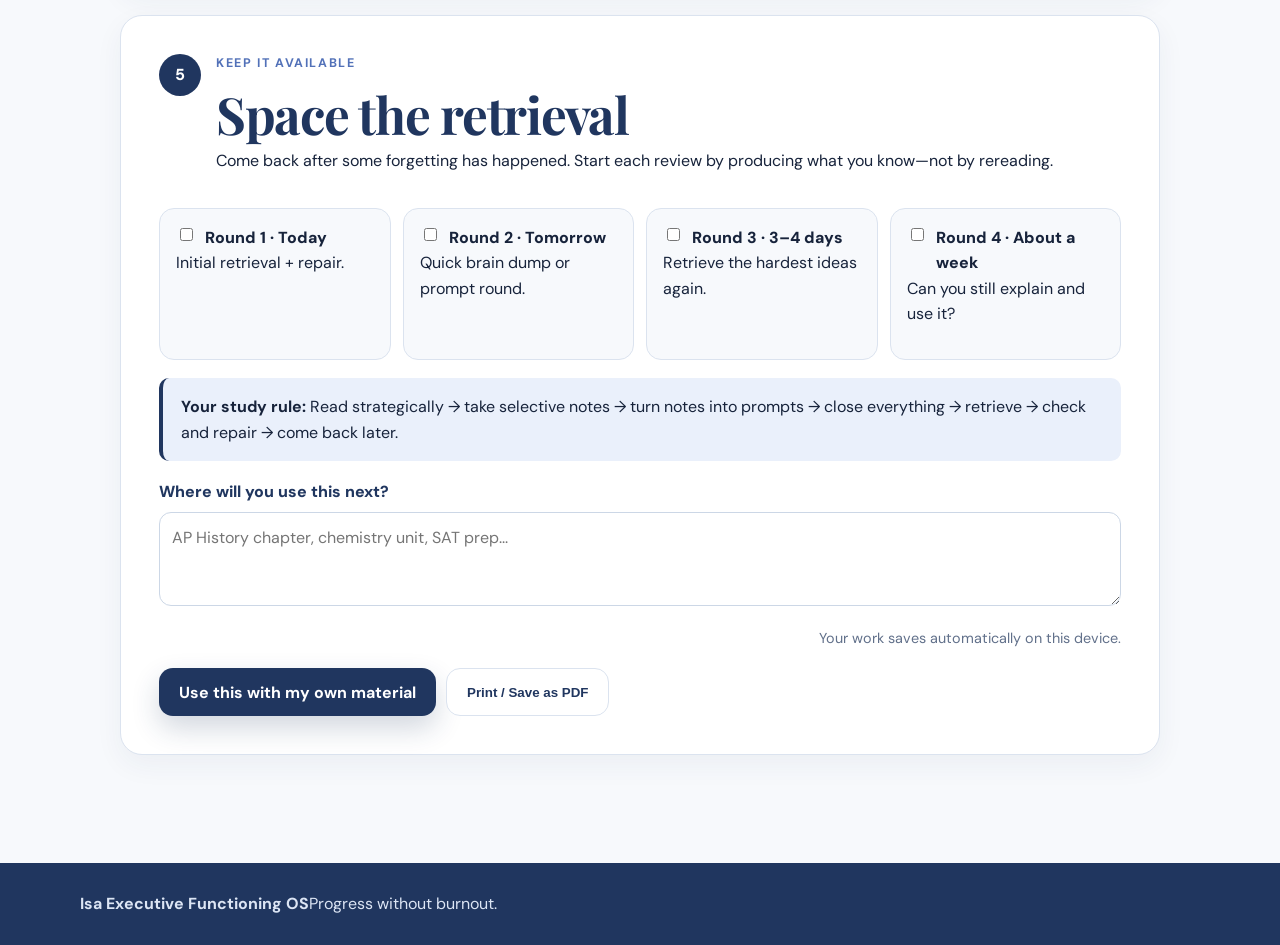
<file: lesson-4-read-note-retrieve.html>
<!doctype html>
<html lang="en">
<head>
  <meta charset="utf-8">
  <meta name="viewport" content="width=device-width,initial-scale=1">
  <meta name="description" content="Isa's Lesson 4 AP History notes, retrieval, repair, and spaced practice lab.">
  <title>Lesson 4: Read → Note → Retrieve | Isa OS</title>
  <link rel="preconnect" href="https://fonts.googleapis.com">
  <link rel="stylesheet" href="https://fonts.googleapis.com/css2?family=DM+Sans:wght@400;600;700;800&family=Playfair+Display:wght@700&display=swap">
  <link rel="stylesheet" href="styles.css">
  <link rel="stylesheet" href="cards.css">
  <script src="theme.js"></script>
  <style>
    .lesson-hero{padding:58px 0 34px;background:linear-gradient(180deg,#f6f8ff,var(--paper))}.lesson-shell{max-width:1080px;margin:0 auto;padding:28px 20px 84px}.flow{position:sticky;top:70px;z-index:5;display:grid;grid-template-columns:repeat(5,1fr);gap:8px;padding:10px;background:rgba(255,255,255,.96);border:1px solid var(--line);border-radius:18px;box-shadow:0 8px 24px rgba(32,54,95,.08);margin-bottom:26px}.flow a{text-align:center;text-decoration:none;padding:10px 8px;border-radius:12px;font-weight:800;color:var(--muted);font-size:.88rem}.flow a:hover,.flow a:focus{background:var(--blue-soft);color:var(--navy)}.stage{scroll-margin-top:155px;background:#fff;border:1px solid var(--line);border-radius:22px;padding:clamp(22px,4vw,38px);margin:0 0 24px;box-shadow:0 10px 28px rgba(32,54,95,.055)}.stage-head{display:flex;gap:15px;align-items:flex-start;margin-bottom:18px}.stage-num{flex:0 0 42px;height:42px;border-radius:50%;display:grid;place-items:center;background:var(--navy);color:white;font-weight:800}.stage h2{margin:.1em 0}.method-strip{display:grid;grid-template-columns:repeat(3,1fr);gap:12px;margin:18px 0}.method-card{padding:16px;border:1px solid var(--line);border-radius:15px;background:var(--paper)}.method-card strong{color:var(--navy)}.reading-card{border:1px solid var(--line);border-radius:18px;padding:clamp(18px,4vw,32px);background:#fff}.reading-card h3{font-family:"Playfair Display",serif;font-size:clamp(1.8rem,4vw,2.6rem);line-height:1.08}.passage p{font-family:Georgia,"Times New Roman",serif;font-size:1.05rem;line-height:1.78;color:#26344a}.quick-fields,.note-grid,.prompt-grid{display:grid;grid-template-columns:1fr 1fr;gap:14px}.field{margin:14px 0}.field label{display:block;font-weight:800;color:var(--navy);margin-bottom:7px}.field small{display:block;color:var(--muted);margin-top:5px}.field textarea,.field input[type=text]{width:100%;box-sizing:border-box;border:1px solid #ccd7e6;border-radius:12px;padding:12px;font:inherit;background:#fff}.field textarea{min-height:94px;resize:vertical}.note-row{padding:15px;border:1px solid var(--line);border-radius:15px;background:var(--paper)}.note-row textarea{min-height:88px}.challenge{display:grid;gap:10px}.challenge-item{padding:16px;border:1px solid var(--line);border-radius:15px;background:#fff}.challenge-item p{margin-top:0}.choice-row{display:flex;gap:8px;flex-wrap:wrap}.choice{border:1px solid #cbd7e7;border-radius:999px;background:#fff;padding:8px 12px;font-weight:700;cursor:pointer}.choice.selected{background:var(--navy);color:#fff;border-color:var(--navy)}.feedback{margin:9px 0 0;font-size:.92rem;color:var(--muted)}.feedback.good{color:#1b6b48}.feedback.watch{color:#8a5a00}.tip{padding:16px 18px;border-left:4px solid var(--navy);background:var(--blue-soft);border-radius:10px;margin:18px 0}.prompt-card{padding:16px;border:1px solid var(--line);border-radius:15px}.retrieval-controls{display:flex;gap:10px;flex-wrap:wrap;margin:14px 0}.retrieval-card{padding:24px;border:1px solid var(--line);border-radius:18px;background:var(--paper)}.retrieval-question{font-size:1.25rem;font-weight:800;color:var(--navy)}.answer-box{min-height:120px;width:100%;box-sizing:border-box;border:1px solid #cbd7e7;border-radius:12px;padding:12px;font:inherit;background:#fff}.reference{display:none;margin-top:14px;padding:15px;border-radius:12px;background:#fff;border:1px dashed #a9bad0}.score-row{display:none;gap:8px;flex-wrap:wrap;margin-top:12px}.score-btn{border:0;border-radius:999px;padding:9px 13px;font-weight:800;cursor:pointer}.repair-list{display:grid;gap:10px;margin-top:16px}.repair-item{padding:14px;border-radius:12px;background:#fff4e5;border:1px solid #f1d3a0}.empty{color:var(--muted);font-style:italic}.space-grid{display:grid;grid-template-columns:repeat(4,1fr);gap:12px}.space-card{padding:16px;border:1px solid var(--line);border-radius:15px;background:var(--paper)}.space-card label{font-weight:800;display:flex;gap:9px;align-items:flex-start}.save-status{font-size:.9rem;color:var(--muted);text-align:right}.actions{display:flex;gap:10px;flex-wrap:wrap;margin-top:18px}@media(max-width:760px){.flow{position:static;grid-template-columns:1fr 1fr}.flow a:last-child{grid-column:1/-1}.method-strip,.quick-fields,.note-grid,.prompt-grid,.space-grid{grid-template-columns:1fr}.lesson-shell{padding-inline:13px}.passage p{font-size:1rem}.stage-head{align-items:center}}@media print{[data-navigation],[data-footer],.flow,.actions,.choice-row,.retrieval-controls{display:none!important}.stage{box-shadow:none;break-inside:avoid}}
  </style>
</head>
<body>
<div data-navigation></div>
<header class="lesson-hero">
  <div class="container">
    <p class="eyebrow">Lesson 4 · AP History + Learning Science</p>
    <h1>Read → Note → Retrieve → Repair → Space</h1>
    <p class="hero-copy">The goal is not to make prettier notes. It is to turn demanding reading into knowledge you can still produce later—without looking.</p>
    <div class="actions"><a class="button secondary" href="session-agendas.html">← Session roadmap</a><a class="button secondary" href="study-cycle.html">Open reusable Study Cycle</a></div>
  </div>
</header>
<main class="lesson-shell">
  <nav class="flow" aria-label="Lesson workflow"><a href="#read">READ</a><a href="#note">NOTE</a><a href="#retrieve">RETRIEVE</a><a href="#repair">REPAIR</a><a href="#space">SPACE</a></nav>

  <section class="stage" id="read">
    <div class="stage-head"><span class="stage-num">1</span><div><p class="eyebrow">Second rep</p><h2>Read strategically</h2><p class="muted">You already know the three-step method. Use it again with a fresh APUSH passage, but this time pay attention to what deserves to become a note.</p></div></div>
    <div class="method-strip">
      <div class="method-card"><strong>1 · Map</strong><p>Title + first sentences. What structure is the author building?</p></div>
      <div class="method-card"><strong>2 · Frame</strong><p>Introduction + conclusion. What is the central argument?</p></div>
      <div class="method-card"><strong>3 · Gather</strong><p>Read fully for evidence, causes, effects, contrasts, and qualifications.</p></div>
    </div>
    <article class="reading-card">
      <p class="eyebrow">APUSH Practice Reading · Period 7</p>
      <h3>Progressive Reform and the Limits of Change, 1890–1920</h3>
      <div class="passage">
        <p>Between the 1890s and the end of World War I, reformers responded to problems created by industrialization, urban growth, political corruption, and widening economic inequality. Journalists exposed unsafe working conditions and concentrated corporate power, civic groups demanded cleaner government, and activists pushed for new protections for workers and consumers. Together these efforts expanded the public expectation that government should address social and economic problems rather than simply leave them to private individuals and markets.</p>
        <p>Progressive reform grew from several overlapping movements rather than a single unified program. Middle-class professionals promoted expert administration and city planning. Labor activists demanded safer workplaces, shorter hours, and greater bargaining power. Settlement-house workers such as Jane Addams provided services in immigrant neighborhoods while also advocating sanitation, education, and labor reform. Muckraking journalists publicized abuses in meatpacking, railroads, urban politics, and monopolistic industries, helping convert local grievances into national political issues.</p>
        <p>Government regulation increased substantially. The Pure Food and Drug Act and Meat Inspection Act strengthened federal oversight of products sold to consumers. Presidents Theodore Roosevelt and William Howard Taft used antitrust law against selected corporations, while the Interstate Commerce Commission gained more authority over railroad rates. Reformers did not seek to eliminate large-scale capitalism; most hoped to make it more stable, competitive, and accountable to the public.</p>
        <p>Political reforms also attempted to reduce the power of party machines and make government more responsive to voters. States adopted initiatives, referendums, recalls, and direct primary elections. The Seventeenth Amendment established the direct election of U.S. senators, and the Nineteenth Amendment eventually prohibited denying the vote on the basis of sex. These changes broadened participation for many Americans, although access to political power remained sharply unequal.</p>
        <p>The limits of Progressivism were especially visible in questions of race. Black leaders challenged lynching, segregation, and disfranchisement, but most white Progressive politicians did not make racial equality a central reform goal. Southern states continued using poll taxes, literacy tests, violence, and other methods to suppress Black voting. President Woodrow Wilson's administration even segregated parts of the federal workforce. Reform therefore expanded democracy in some areas while leaving—and sometimes reinforcing—racial hierarchy.</p>
        <p>Progressive reform also contained tensions over immigration and personal behavior. Some reformers celebrated immigrant communities and fought exploitative working conditions; others promoted Americanization programs that pressured newcomers to abandon languages and customs. Temperance advocates linked alcohol to poverty and domestic abuse, contributing to the Eighteenth Amendment and national Prohibition. These campaigns demonstrated how reform could blend genuine concern for social welfare with efforts to regulate the choices of other people.</p>
        <p>By 1920, Progressivism had changed the relationship between citizens, corporations, and government. Regulatory agencies, consumer protections, political reforms, and constitutional amendments expanded the government's role in public life. Yet the movement's uneven commitment to racial equality, civil liberties, and cultural pluralism showed that reform did not benefit everyone equally. Progressivism was therefore both an expansion of democratic governance and a reminder that the meaning of reform depends on who gains protection, power, and voice.</p>
      </div>
    </article>
    <div class="quick-fields">
      <div class="field"><label for="map">Map: How is this passage organized?</label><textarea id="map" data-save placeholder="The passage moves from..."></textarea></div>
      <div class="field"><label for="frame">Frame: State the argument in one sentence.</label><textarea id="frame" data-save placeholder="The author argues that..."></textarea></div>
    </div>
  </section>

  <section class="stage" id="note">
    <div class="stage-head"><span class="stage-num">2</span><div><p class="eyebrow">New focus</p><h2>Decide what is worth a note</h2><p class="muted">Notes are a filter, not a transcript. Capture ideas that help you explain the argument later.</p></div></div>
    <div class="tip"><strong>Decision rule:</strong> If a detail does not help you explain the claim, evidence, relationship, or significance, it probably does not deserve much space in your notes.</div>
    <h3>Worth a Note?</h3>
    <p class="muted">Classify each item. There can be judgment calls; the feedback explains the value of the information.</p>
    <div class="challenge" id="noteChallenge"></div>

    <h3 style="margin-top:28px">Build your selective notes</h3>
    <div class="note-grid">
      <div class="note-row field"><label for="n-claim">Main claim</label><textarea id="n-claim" data-save placeholder="What is the passage really arguing?"></textarea></div>
      <div class="note-row field"><label for="n-evidence">Strongest evidence</label><textarea id="n-evidence" data-save placeholder="Choose 3–4 examples that do real work."></textarea></div>
      <div class="note-row field"><label for="n-cause">Cause / effect</label><textarea id="n-cause" data-save placeholder="What caused reform? What changed because of it?"></textarea></div>
      <div class="note-row field"><label for="n-contrast">Contrast / qualification</label><textarea id="n-contrast" data-save placeholder="Where was reform limited or uneven?"></textarea></div>
      <div class="note-row field"><label for="n-terms">Terms worth knowing</label><textarea id="n-terms" data-save placeholder="Only terms you need to explain or use."></textarea></div>
      <div class="note-row field"><label for="n-meaning">Why it matters</label><textarea id="n-meaning" data-save placeholder="What larger historical change does this reveal?"></textarea></div>
    </div>
  </section>

  <section class="stage" id="retrieve">
    <div class="stage-head"><span class="stage-num">3</span><div><p class="eyebrow">Turn notes into a study tool</p><h2>Create retrieval prompts</h2><p class="muted">A useful note should lead to a question you can answer with the notes closed.</p></div></div>
    <div class="prompt-grid">
      <div class="prompt-card field"><label for="p1">Argument prompt</label><input id="p1" type="text" data-save placeholder="What was the central argument about Progressivism?"></div>
      <div class="prompt-card field"><label for="p2">Evidence prompt</label><input id="p2" type="text" data-save placeholder="What are three examples of government reform?"></div>
      <div class="prompt-card field"><label for="p3">Cause/effect prompt</label><input id="p3" type="text" data-save placeholder="Why did Progressive reform grow?"></div>
      <div class="prompt-card field"><label for="p4">Complexity prompt</label><input id="p4" type="text" data-save placeholder="What were the major limits of Progressivism?"></div>
      <div class="prompt-card field"><label for="p5">AP connection prompt</label><input id="p5" type="text" data-save placeholder="Evaluate the extent to which Progressivism expanded democracy."></div>
      <div class="prompt-card"><strong>Make it harder</strong><p class="muted">Good retrieval prompts ask you to explain, compare, connect, or produce evidence—not recognize the right answer from a list.</p></div>
    </div>

    <h3 style="margin-top:28px">Retrieval Mode</h3>
    <p>Close the passage mentally. Choose <strong>Start Retrieval Round</strong>. Answer from memory before you reveal your reference notes.</p>
    <div class="retrieval-controls"><button class="button primary" id="startRetrieval" type="button">Start Retrieval Round</button><button class="button secondary" id="nextPrompt" type="button">Next prompt</button></div>
    <div class="retrieval-card" id="retrievalCard">
      <p class="retrieval-question" id="retrievalQuestion">Your prompts will appear here.</p>
      <textarea class="answer-box" id="retrievalAnswer" placeholder="Answer from memory. No peeking."></textarea>
      <div class="actions"><button class="button secondary" id="showReference" type="button">Check my notes</button></div>
      <div class="reference" id="referenceBox"><strong>Reference notes</strong><p id="referenceText"></p></div>
      <div class="score-row" id="scoreRow"><button class="score-btn" data-score="got" type="button">✓ Got it</button><button class="score-btn" data-score="partial" type="button">~ Partial</button><button class="score-btn" data-score="missed" type="button">↺ Missed</button></div>
    </div>
  </section>

  <section class="stage" id="repair">
    <div class="stage-head"><span class="stage-num">4</span><div><p class="eyebrow">Study less, target better</p><h2>Repair only the gaps</h2><p class="muted">Anything marked Partial or Missed appears here. Spend your attention on what failed—not on everything you already know.</p></div></div>
    <div class="repair-list" id="repairList"><p class="empty">Complete a retrieval round to build your repair list.</p></div>
    <div class="tip"><strong>Repair cycle:</strong> Look at the missing information → explain it in your own words → close the notes → retrieve it again.</div>
    <div class="actions"><button class="button primary" id="retryRepair" type="button">Retry repair prompts</button><button class="button secondary" id="clearRepair" type="button">Clear repair list</button></div>
  </section>

  <section class="stage" id="space">
    <div class="stage-head"><span class="stage-num">5</span><div><p class="eyebrow">Keep it available</p><h2>Space the retrieval</h2><p class="muted">Come back after some forgetting has happened. Start each review by producing what you know—not by rereading.</p></div></div>
    <div class="space-grid">
      <div class="space-card"><label><input type="checkbox" id="s1" data-save-check> Round 1 · Today</label><p class="muted">Initial retrieval + repair.</p></div>
      <div class="space-card"><label><input type="checkbox" id="s2" data-save-check> Round 2 · Tomorrow</label><p class="muted">Quick brain dump or prompt round.</p></div>
      <div class="space-card"><label><input type="checkbox" id="s3" data-save-check> Round 3 · 3–4 days</label><p class="muted">Retrieve the hardest ideas again.</p></div>
      <div class="space-card"><label><input type="checkbox" id="s4" data-save-check> Round 4 · About a week</label><p class="muted">Can you still explain and use it?</p></div>
    </div>
    <div class="tip"><strong>Your study rule:</strong> Read strategically → take selective notes → turn notes into prompts → close everything → retrieve → check and repair → come back later.</div>
    <div class="field"><label for="transfer">Where will you use this next?</label><textarea id="transfer" data-save placeholder="AP History chapter, chemistry unit, SAT prep..."></textarea></div>
    <p class="save-status" id="saveStatus">Your work saves automatically on this device.</p>
    <div class="actions"><a class="button primary" href="study-cycle.html">Use this with my own material</a><button class="button secondary" type="button" onclick="window.print()">Print / Save as PDF</button></div>
  </section>
</main>
<div data-footer></div>
<script src="navigation.js"></script><script src="common.js"></script>
<script>
(() => {
  const KEY='isaLesson4ReadNoteRetrieveV1';
  const saved=JSON.parse(localStorage.getItem(KEY)||'{}');
  const status=document.getElementById('saveStatus');
  const persist=()=>{localStorage.setItem(KEY,JSON.stringify(saved));if(status){status.textContent='Saved.';clearTimeout(window.isaL4Save);window.isaL4Save=setTimeout(()=>status.textContent='Your work saves automatically on this device.',1100)}};
  document.querySelectorAll('[data-save]').forEach(el=>{el.value=saved[el.id]||'';el.addEventListener('input',()=>{saved[el.id]=el.value;persist()})});
  document.querySelectorAll('[data-save-check]').forEach(el=>{el.checked=!!saved[el.id];el.addEventListener('change',()=>{saved[el.id]=el.checked;persist()})});

  const items=[
    ['Progressive reform grew from several overlapping movements.','Capture it','This is structural: it helps explain that Progressivism was not one single program.'],
    ['Jane Addams worked in settlement houses.','Maybe','Useful when you need a concrete example, but the name matters most when it supports a larger point about urban/social reform.'],
    ['The Pure Food and Drug Act strengthened federal consumer protection.','Capture it','Strong evidence for the expanding role of federal government.'],
    ['The passage mentions railroad rates.','Maybe','The detail matters only if you connect it to increased regulation of business.'],
    ['Most Progressives wanted to reform capitalism rather than eliminate it.','Capture it','This is interpretive and helps define the movement.'],
    ['The Seventeenth Amendment created direct election of senators.','Capture it','High-value evidence for political reform and expanded participation.'],
    ['The passage uses the phrase “public life.”','Skip it','A phrase by itself is low value unless it carries a key concept you need to explain.'],
    ['Many white Progressives failed to prioritize racial equality.','Capture it','This is central to the passage’s qualification and complexity.'],
    ['Some reformers pressured immigrants to abandon languages and customs.','Capture it','Strong evidence that reform could also impose cultural control.'],
    ['The passage ends around the year 1920.','Skip it','The time boundary is useful context, but it is not a major idea worth studying by itself.']
  ];
  const challenge=document.getElementById('noteChallenge');
  items.forEach((item,i)=>{const wrap=document.createElement('div');wrap.className='challenge-item';wrap.innerHTML=`<p><strong>${i+1}.</strong> ${item[0]}</p><div class="choice-row">${['Capture it','Maybe','Skip it'].map(c=>`<button type="button" class="choice" data-i="${i}" data-choice="${c}">${c}</button>`).join('')}</div><p class="feedback" id="fb${i}"></p>`;challenge.appendChild(wrap)});
  challenge.addEventListener('click',e=>{const b=e.target.closest('.choice');if(!b)return;const i=+b.dataset.i;challenge.querySelectorAll(`[data-i="${i}"]`).forEach(x=>x.classList.remove('selected'));b.classList.add('selected');const fb=document.getElementById('fb'+i);const target=items[i][1];fb.textContent=(b.dataset.choice===target?'Good call. ':'Reasonable judgment. ')+items[i][2];fb.className='feedback '+(b.dataset.choice===target?'good':'watch');saved['challenge'+i]=b.dataset.choice;persist()});
  items.forEach((_,i)=>{const val=saved['challenge'+i];if(val){const b=challenge.querySelector(`[data-i="${i}"][data-choice="${val}"]`);if(b)b.click()}});

  const noteMap={0:'n-claim',1:'n-evidence',2:'n-cause',3:'n-contrast',4:'n-meaning'};
  let order=[],pos=0,repair=saved.repair||[];
  const q=document.getElementById('retrievalQuestion'),ans=document.getElementById('retrievalAnswer'),ref=document.getElementById('referenceBox'),refText=document.getElementById('referenceText'),scoreRow=document.getElementById('scoreRow');
  const prompts=()=>[1,2,3,4,5].map((n,i)=>({id:i,q:(document.getElementById('p'+n).value||['What is the central argument of the passage?','What are the strongest examples of Progressive reform?','Why did Progressive reform grow?','What were the major limits or contradictions of Progressivism?','Evaluate the extent to which Progressivism expanded democracy.'][i]),notes:document.getElementById(noteMap[i]).value||'Use your passage and selective notes to check this idea.'}));
  const renderRepair=()=>{const box=document.getElementById('repairList');if(!repair.length){box.innerHTML='<p class="empty">No repair prompts right now. Partial and missed items will appear here.</p>';return}box.innerHTML=repair.map(r=>`<div class="repair-item"><strong>${r.q}</strong><br><span>${r.score==='missed'?'Missed':'Partial'} — retrieve this again after a short repair.</span></div>`).join('')};
  const showPrompt=()=>{const ps=prompts();if(!order.length)order=ps.map(x=>x.id);const id=order[pos%order.length],p=ps[id];q.textContent=p.q;ans.value='';ref.style.display='none';scoreRow.style.display='none';refText.textContent=p.notes;q.dataset.id=id};
  document.getElementById('startRetrieval').addEventListener('click',()=>{order=prompts().map(x=>x.id).sort(()=>Math.random()-.5);pos=0;showPrompt()});
  document.getElementById('nextPrompt').addEventListener('click',()=>{pos++;showPrompt()});
  document.getElementById('showReference').addEventListener('click',()=>{const p=prompts()[+q.dataset.id];refText.textContent=p.notes;ref.style.display='block';scoreRow.style.display='flex'});
  scoreRow.addEventListener('click',e=>{const b=e.target.closest('[data-score]');if(!b)return;const p=prompts()[+q.dataset.id],score=b.dataset.score;if(score==='got')repair=repair.filter(r=>r.id!==p.id);else{repair=repair.filter(r=>r.id!==p.id);repair.push({id:p.id,q:p.q,score})}saved.repair=repair;persist();renderRepair();pos++;showPrompt()});
  document.getElementById('clearRepair').addEventListener('click',()=>{repair=[];saved.repair=[];persist();renderRepair()});
  document.getElementById('retryRepair').addEventListener('click',()=>{if(!repair.length)return;order=repair.map(r=>r.id);pos=0;document.getElementById('retrieve').scrollIntoView({behavior:'smooth'});showPrompt()});
  renderRepair();
})();
</script>
</body>
</html>
</file>
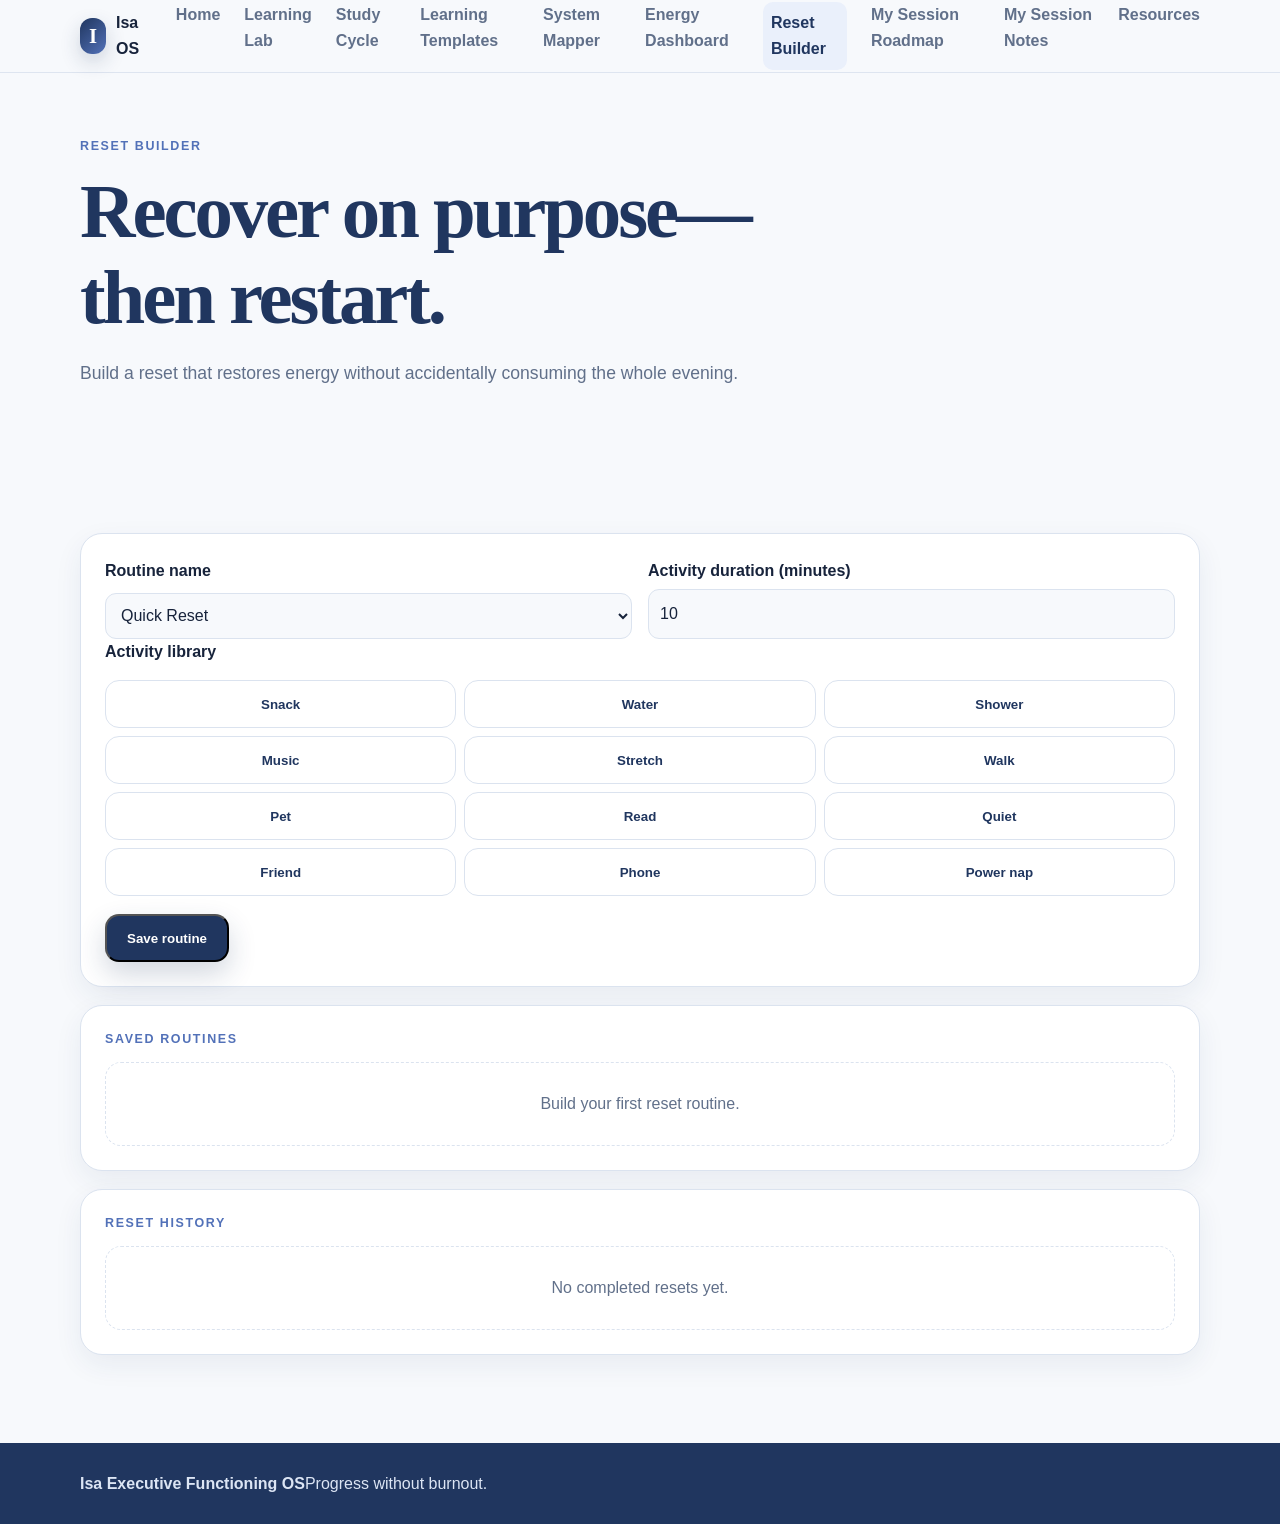
<file: reset-builder.html>
<!doctype html><html lang="en"><head><meta charset="utf-8"><meta name="viewport" content="width=device-width,initial-scale=1"><title>Reset Builder | Isa OS</title><link rel="stylesheet" href="styles.css"><link rel="stylesheet" href="cards.css"><link rel="stylesheet" href="tools.css"><script src="theme.js"></script></head><body><div data-navigation></div><main><section class="page-hero"><div class="container"><p class="eyebrow">Reset Builder</p><h1>Recover on purpose—then restart.</h1><p class="lead">Build a reset that restores energy without accidentally consuming the whole evening.</p></div></section><section class="section"><div class="container stack"><section class="panel"><div class="form-grid"><div class="field"><label for="routine-name">Routine name</label><select id="routine-name"><option>Quick Reset</option><option>Standard Reset</option><option>Long Reset</option></select></div><div class="field"><label for="duration">Activity duration (minutes)</label><input id="duration" type="number" min="1" max="60" value="10"></div></div><p><strong>Activity library</strong></p><div id="library" class="check-grid"></div><div class="actions"><button id="save-routine" class="button primary">Save routine</button></div></section><section class="panel"><p class="eyebrow">Saved routines</p><div id="routines" class="card-grid"></div></section><section id="runner" class="panel" hidden><p class="eyebrow">Reset in progress</p><h2 id="runner-title"></h2><p id="runner-step" class="muted"></p><div id="timer" class="timer">00:00</div><div class="actions"><button id="pause" class="button secondary">Pause</button><button id="skip" class="button secondary">Skip step</button><button id="finish" class="button primary">Finish reset</button></div></section><section id="reflection" class="panel" hidden><p class="eyebrow">Reflection</p><h2>How do you feel now?</h2><div class="actions"><button class="button secondary" data-reflect="Better">Better</button><button class="button secondary" data-reflect="Same">Same</button><button class="button secondary" data-reflect="Worse">Worse</button></div></section><section class="panel"><p class="eyebrow">Reset history</p><div id="history" class="list"></div></section></div></section></main><div data-footer></div><script src="navigation.js"></script><script src="common.js"></script><script src="reset-builder.js"></script></body></html>
</file>
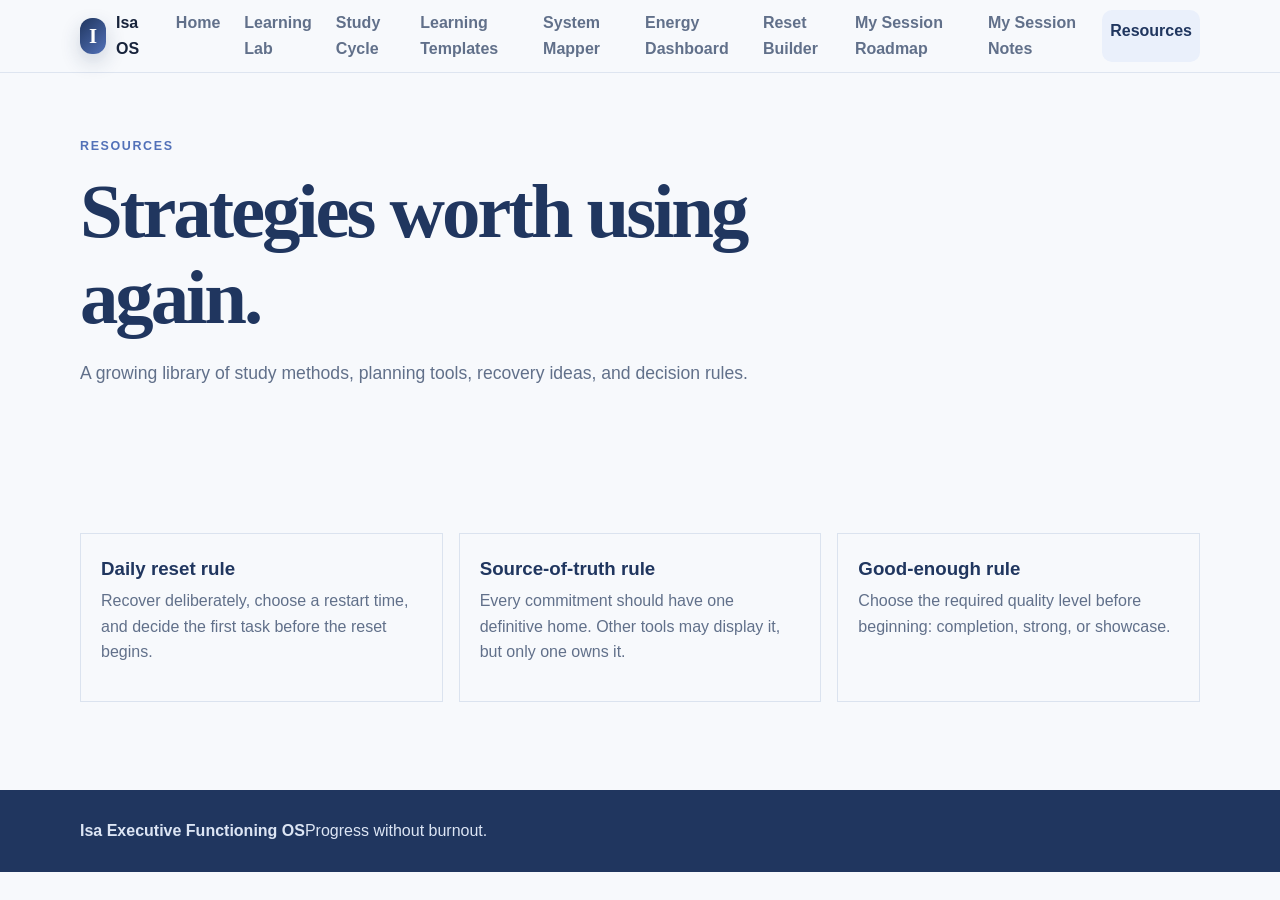
<file: resources.html>
<!doctype html><html lang="en"><head><meta charset="utf-8"><meta name="viewport" content="width=device-width,initial-scale=1"><title>Resources | Isa OS</title><link rel="stylesheet" href="styles.css"><link rel="stylesheet" href="cards.css"><link rel="stylesheet" href="tools.css"><script src="theme.js"></script></head><body><div data-navigation></div><main><section class="page-hero"><div class="container"><p class="eyebrow">Resources</p><h1>Strategies worth using again.</h1><p class="lead">A growing library of study methods, planning tools, recovery ideas, and decision rules.</p></div></section><section class="section"><div class="container"><div class="card-grid"><article class="card"><h3>Daily reset rule</h3><p class="muted">Recover deliberately, choose a restart time, and decide the first task before the reset begins.</p></article><article class="card"><h3>Source-of-truth rule</h3><p class="muted">Every commitment should have one definitive home. Other tools may display it, but only one owns it.</p></article><article class="card"><h3>Good-enough rule</h3><p class="muted">Choose the required quality level before beginning: completion, strong, or showcase.</p></article></div></div></section></main><div data-footer></div><script src="navigation.js"></script><script src="common.js"></script></body></html>
</file>
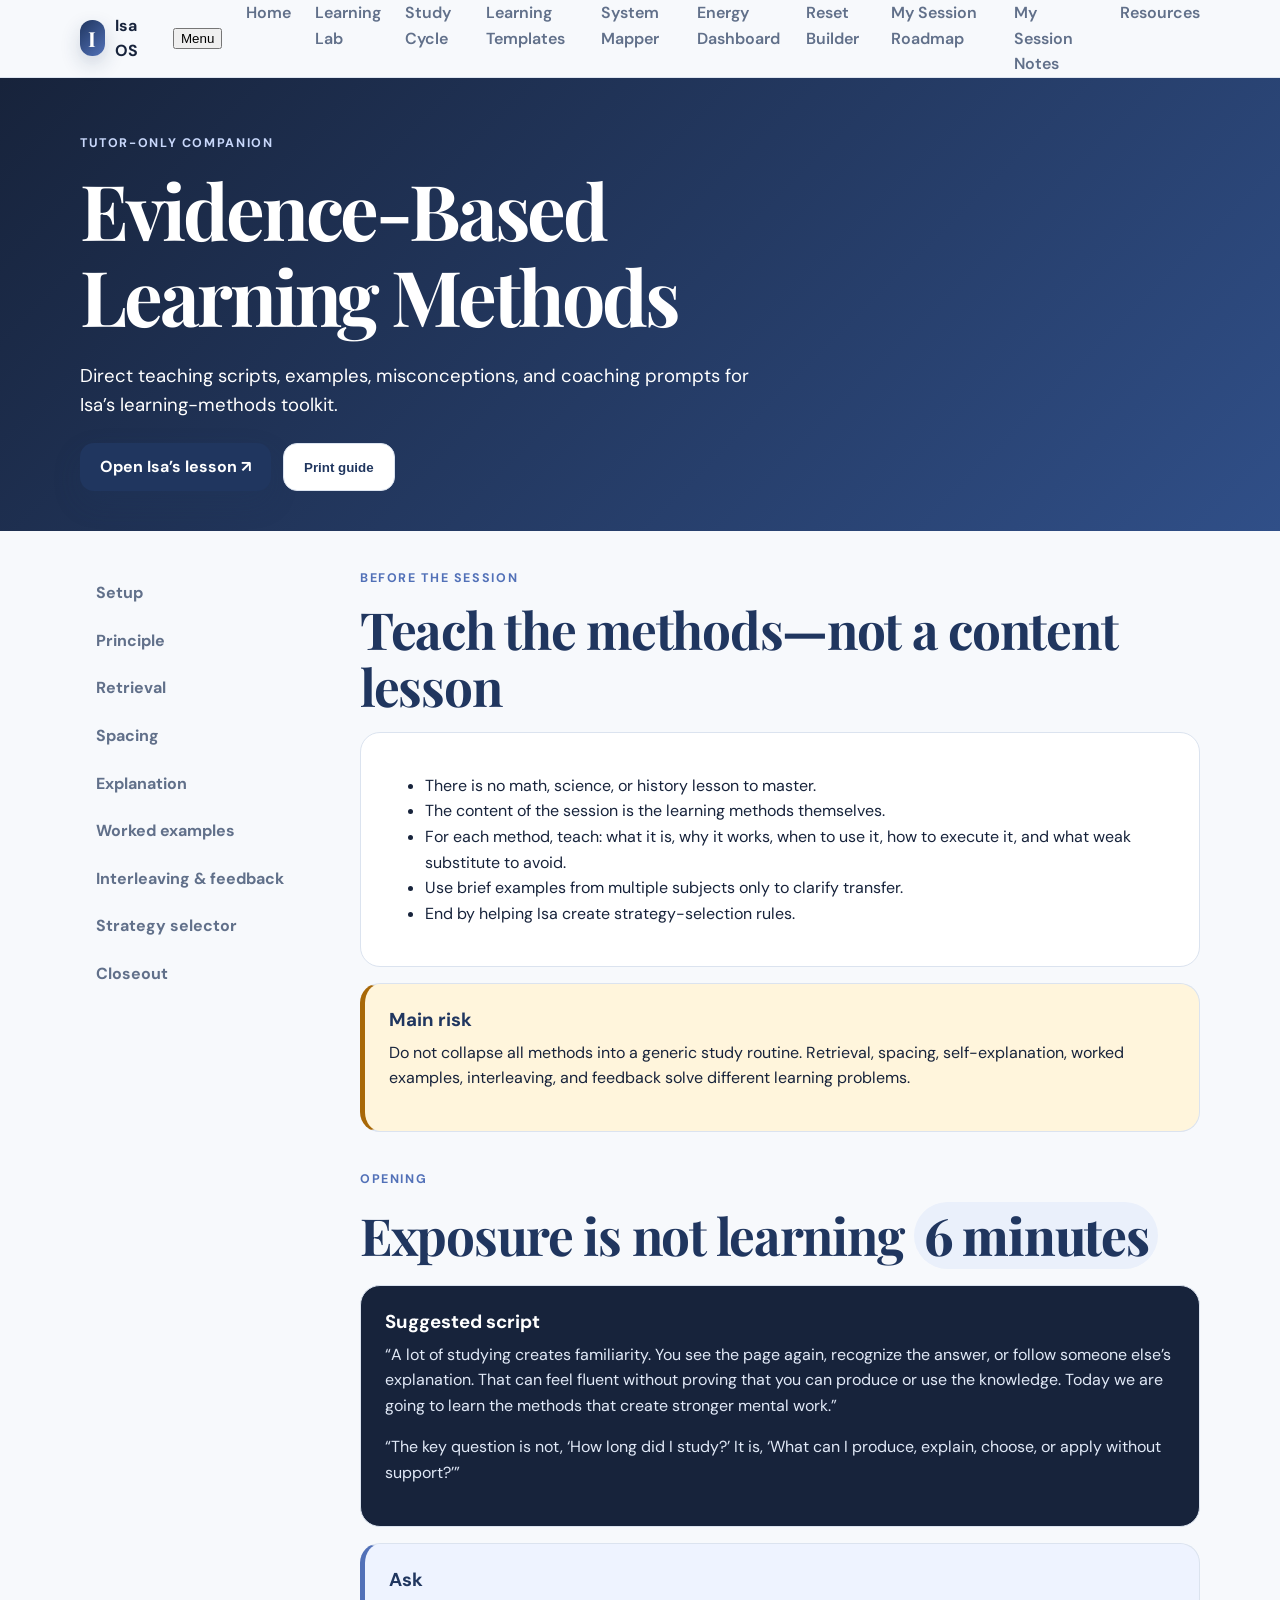
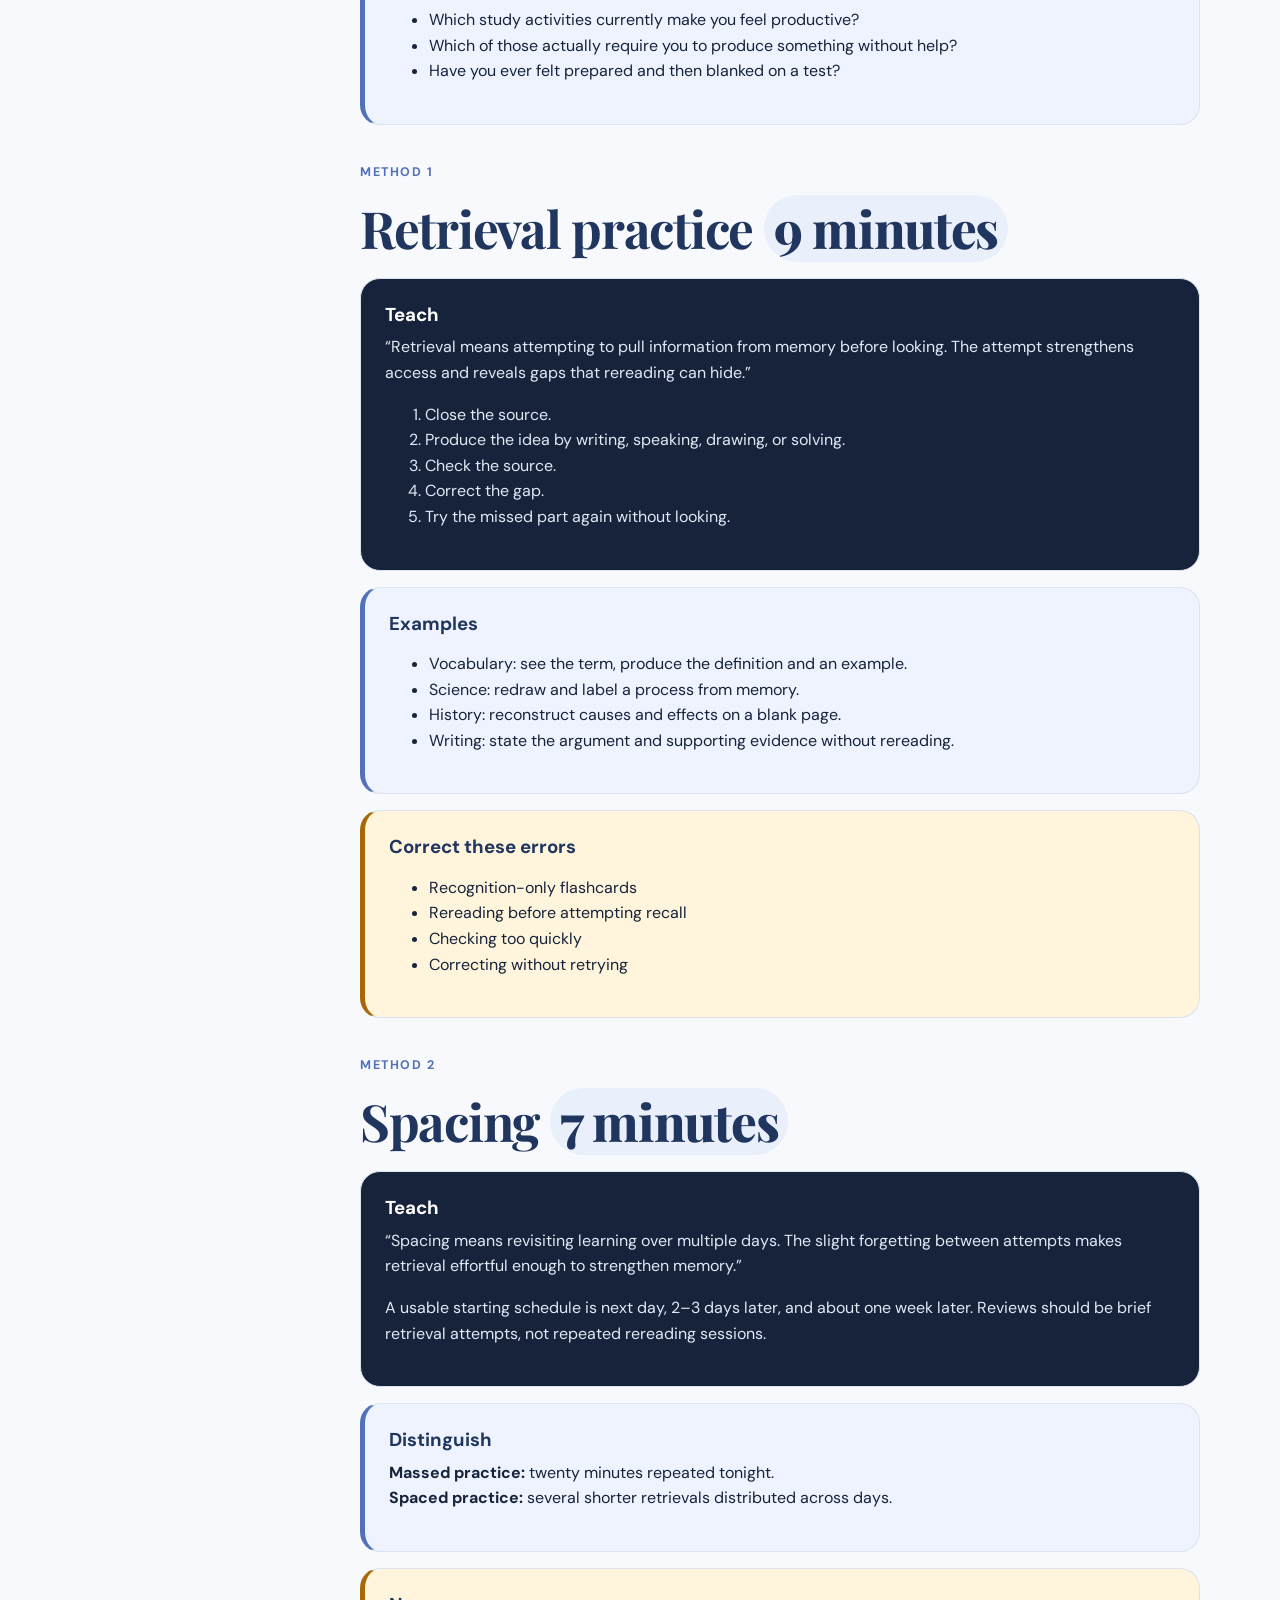
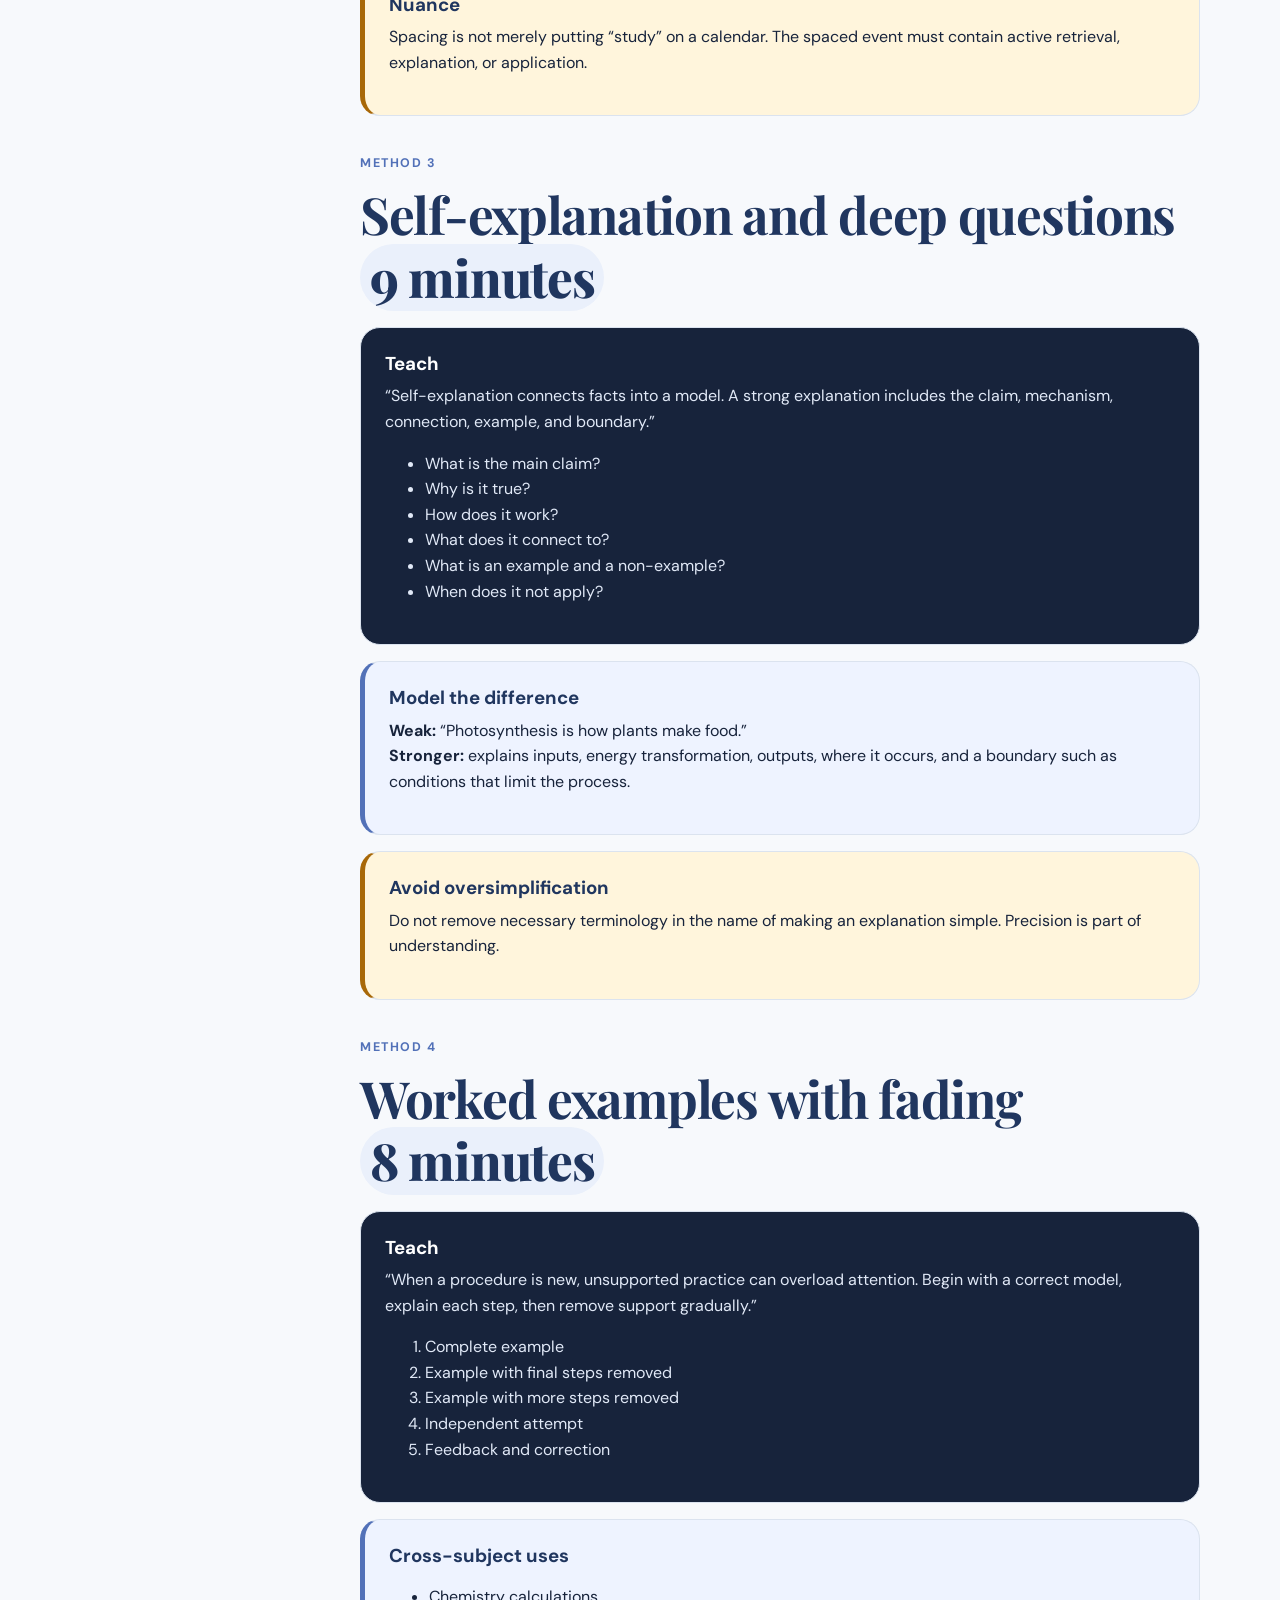
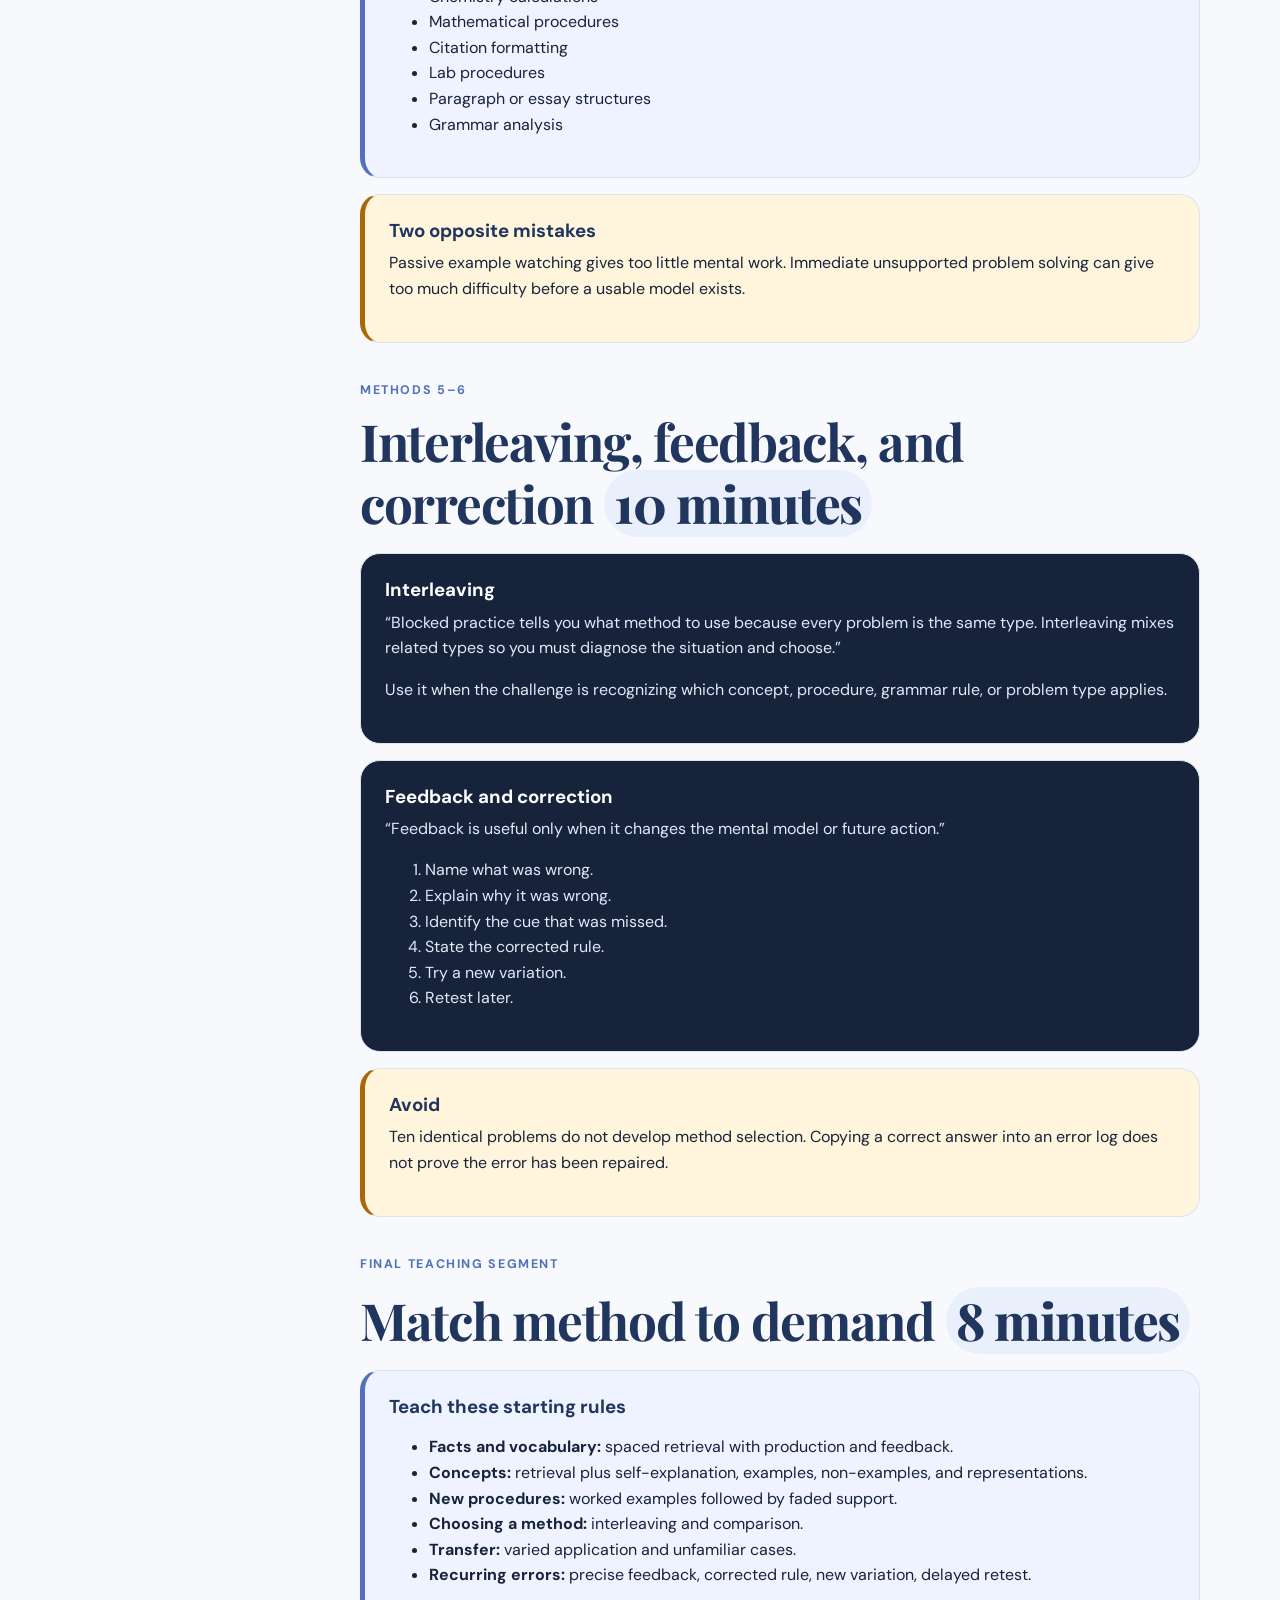
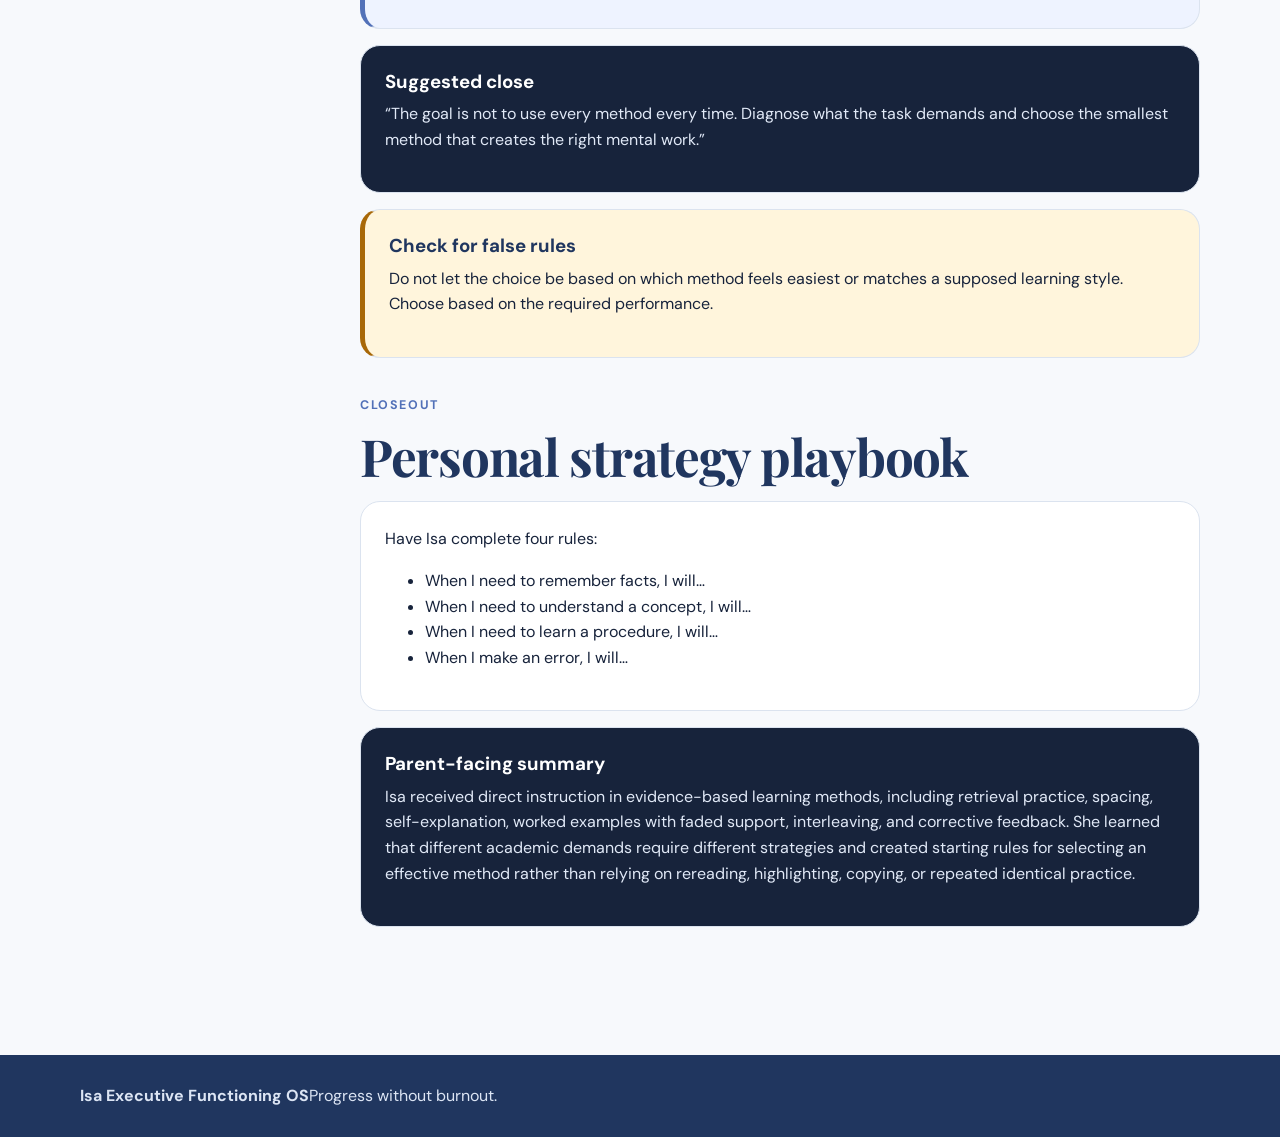
<file: session-3-facilitator-guide.html>
<!doctype html><html lang="en"><head><meta charset="utf-8"><meta name="viewport" content="width=device-width,initial-scale=1"><title>Facilitator Guide | Learning Methods Toolkit</title><link rel="preconnect" href="https://fonts.googleapis.com"><link rel="stylesheet" href="https://fonts.googleapis.com/css2?family=DM+Sans:wght@400;600;700;800&family=Playfair+Display:wght@700&display=swap"><link rel="stylesheet" href="styles.css"><link rel="stylesheet" href="cards.css"><script src="theme.js"></script><style>.hero{padding:56px 0 40px;background:linear-gradient(135deg,#17233b,#304f88)}.hero h1,.hero p{color:#fff}.layout{display:grid;grid-template-columns:250px minmax(0,1fr);gap:30px;padding:38px 0 90px}.toc{position:sticky;top:90px;align-self:start}.toc a{display:block;padding:11px 13px;text-decoration:none;color:var(--muted);font-weight:700;border-left:3px solid transparent}.toc a:hover{background:var(--blue-soft);border-left-color:var(--blue);color:var(--navy)}section{scroll-margin-top:92px;margin-bottom:38px}.panel{background:#fff;border:1px solid var(--line);border-radius:20px;padding:24px;margin:16px 0}.script{background:#17233b;color:#eef3ff}.script h3,.script strong{color:#fff}.script p,.script li{color:#e1e9f7}.prompt{background:#eef3ff;border-left:5px solid var(--blue)}.watch{background:#fff5dc;border-left:5px solid #a86808}.time{display:inline-flex;padding:5px 10px;border-radius:999px;background:var(--blue-soft);font-weight:800;color:var(--navy)}.actions{display:flex;gap:12px;flex-wrap:wrap;margin-top:22px}@media(max-width:850px){.layout{grid-template-columns:1fr}.toc{position:static;display:flex;overflow-x:auto}.toc a{white-space:nowrap;border-left:0;border-bottom:3px solid transparent}}@media print{[data-navigation],.toc,.actions,[data-footer]{display:none!important}.layout{display:block}section{break-before:page}}</style></head><body><div data-navigation></div><header class="hero"><div class="container"><p class="eyebrow" style="color:#c9d8fb">Tutor-only companion</p><h1>Evidence-Based Learning Methods</h1><p class="hero-copy">Direct teaching scripts, examples, misconceptions, and coaching prompts for Isa’s learning-methods toolkit.</p><div class="actions"><a class="button primary" href="session-3-learning-lab.html" target="_blank">Open Isa’s lesson ↗</a><button class="button secondary" onclick="window.print()">Print guide</button></div></div></header><main class="container layout"><aside class="toc"><a href="#setup">Setup</a><a href="#principle">Principle</a><a href="#retrieval">Retrieval</a><a href="#spacing">Spacing</a><a href="#explanation">Explanation</a><a href="#examples">Worked examples</a><a href="#mixing">Interleaving & feedback</a><a href="#selector">Strategy selector</a><a href="#close">Closeout</a></aside><div>
<section id="setup"><p class="eyebrow">Before the session</p><h2>Teach the methods—not a content lesson</h2><div class="panel"><ul><li>There is no math, science, or history lesson to master.</li><li>The content of the session is the learning methods themselves.</li><li>For each method, teach: what it is, why it works, when to use it, how to execute it, and what weak substitute to avoid.</li><li>Use brief examples from multiple subjects only to clarify transfer.</li><li>End by helping Isa create strategy-selection rules.</li></ul></div><div class="panel watch"><h3>Main risk</h3><p>Do not collapse all methods into a generic study routine. Retrieval, spacing, self-explanation, worked examples, interleaving, and feedback solve different learning problems.</p></div></section>
<section id="principle"><p class="eyebrow">Opening</p><h2>Exposure is not learning <span class="time">6 minutes</span></h2><div class="panel script"><h3>Suggested script</h3><p>“A lot of studying creates familiarity. You see the page again, recognize the answer, or follow someone else’s explanation. That can feel fluent without proving that you can produce or use the knowledge. Today we are going to learn the methods that create stronger mental work.”</p><p>“The key question is not, ‘How long did I study?’ It is, ‘What can I produce, explain, choose, or apply without support?’”</p></div><div class="panel prompt"><h3>Ask</h3><ul><li>Which study activities currently make you feel productive?</li><li>Which of those actually require you to produce something without help?</li><li>Have you ever felt prepared and then blanked on a test?</li></ul></div></section>
<section id="retrieval"><p class="eyebrow">Method 1</p><h2>Retrieval practice <span class="time">9 minutes</span></h2><div class="panel script"><h3>Teach</h3><p>“Retrieval means attempting to pull information from memory before looking. The attempt strengthens access and reveals gaps that rereading can hide.”</p><ol><li>Close the source.</li><li>Produce the idea by writing, speaking, drawing, or solving.</li><li>Check the source.</li><li>Correct the gap.</li><li>Try the missed part again without looking.</li></ol></div><div class="panel prompt"><h3>Examples</h3><ul><li>Vocabulary: see the term, produce the definition and an example.</li><li>Science: redraw and label a process from memory.</li><li>History: reconstruct causes and effects on a blank page.</li><li>Writing: state the argument and supporting evidence without rereading.</li></ul></div><div class="panel watch"><h3>Correct these errors</h3><ul><li>Recognition-only flashcards</li><li>Rereading before attempting recall</li><li>Checking too quickly</li><li>Correcting without retrying</li></ul></div></section>
<section id="spacing"><p class="eyebrow">Method 2</p><h2>Spacing <span class="time">7 minutes</span></h2><div class="panel script"><h3>Teach</h3><p>“Spacing means revisiting learning over multiple days. The slight forgetting between attempts makes retrieval effortful enough to strengthen memory.”</p><p>A usable starting schedule is next day, 2–3 days later, and about one week later. Reviews should be brief retrieval attempts, not repeated rereading sessions.</p></div><div class="panel prompt"><h3>Distinguish</h3><p><strong>Massed practice:</strong> twenty minutes repeated tonight.<br><strong>Spaced practice:</strong> several shorter retrievals distributed across days.</p></div><div class="panel watch"><h3>Nuance</h3><p>Spacing is not merely putting “study” on a calendar. The spaced event must contain active retrieval, explanation, or application.</p></div></section>
<section id="explanation"><p class="eyebrow">Method 3</p><h2>Self-explanation and deep questions <span class="time">9 minutes</span></h2><div class="panel script"><h3>Teach</h3><p>“Self-explanation connects facts into a model. A strong explanation includes the claim, mechanism, connection, example, and boundary.”</p><ul><li>What is the main claim?</li><li>Why is it true?</li><li>How does it work?</li><li>What does it connect to?</li><li>What is an example and a non-example?</li><li>When does it not apply?</li></ul></div><div class="panel prompt"><h3>Model the difference</h3><p><strong>Weak:</strong> “Photosynthesis is how plants make food.”<br><strong>Stronger:</strong> explains inputs, energy transformation, outputs, where it occurs, and a boundary such as conditions that limit the process.</p></div><div class="panel watch"><h3>Avoid oversimplification</h3><p>Do not remove necessary terminology in the name of making an explanation simple. Precision is part of understanding.</p></div></section>
<section id="examples"><p class="eyebrow">Method 4</p><h2>Worked examples with fading <span class="time">8 minutes</span></h2><div class="panel script"><h3>Teach</h3><p>“When a procedure is new, unsupported practice can overload attention. Begin with a correct model, explain each step, then remove support gradually.”</p><ol><li>Complete example</li><li>Example with final steps removed</li><li>Example with more steps removed</li><li>Independent attempt</li><li>Feedback and correction</li></ol></div><div class="panel prompt"><h3>Cross-subject uses</h3><ul><li>Chemistry calculations</li><li>Mathematical procedures</li><li>Citation formatting</li><li>Lab procedures</li><li>Paragraph or essay structures</li><li>Grammar analysis</li></ul></div><div class="panel watch"><h3>Two opposite mistakes</h3><p>Passive example watching gives too little mental work. Immediate unsupported problem solving can give too much difficulty before a usable model exists.</p></div></section>
<section id="mixing"><p class="eyebrow">Methods 5–6</p><h2>Interleaving, feedback, and correction <span class="time">10 minutes</span></h2><div class="panel script"><h3>Interleaving</h3><p>“Blocked practice tells you what method to use because every problem is the same type. Interleaving mixes related types so you must diagnose the situation and choose.”</p><p>Use it when the challenge is recognizing which concept, procedure, grammar rule, or problem type applies.</p></div><div class="panel script"><h3>Feedback and correction</h3><p>“Feedback is useful only when it changes the mental model or future action.”</p><ol><li>Name what was wrong.</li><li>Explain why it was wrong.</li><li>Identify the cue that was missed.</li><li>State the corrected rule.</li><li>Try a new variation.</li><li>Retest later.</li></ol></div><div class="panel watch"><h3>Avoid</h3><p>Ten identical problems do not develop method selection. Copying a correct answer into an error log does not prove the error has been repaired.</p></div></section>
<section id="selector"><p class="eyebrow">Final teaching segment</p><h2>Match method to demand <span class="time">8 minutes</span></h2><div class="panel prompt"><h3>Teach these starting rules</h3><ul><li><strong>Facts and vocabulary:</strong> spaced retrieval with production and feedback.</li><li><strong>Concepts:</strong> retrieval plus self-explanation, examples, non-examples, and representations.</li><li><strong>New procedures:</strong> worked examples followed by faded support.</li><li><strong>Choosing a method:</strong> interleaving and comparison.</li><li><strong>Transfer:</strong> varied application and unfamiliar cases.</li><li><strong>Recurring errors:</strong> precise feedback, corrected rule, new variation, delayed retest.</li></ul></div><div class="panel script"><h3>Suggested close</h3><p>“The goal is not to use every method every time. Diagnose what the task demands and choose the smallest method that creates the right mental work.”</p></div><div class="panel watch"><h3>Check for false rules</h3><p>Do not let the choice be based on which method feels easiest or matches a supposed learning style. Choose based on the required performance.</p></div></section>
<section id="close"><p class="eyebrow">Closeout</p><h2>Personal strategy playbook</h2><div class="panel"><p>Have Isa complete four rules:</p><ul><li>When I need to remember facts, I will…</li><li>When I need to understand a concept, I will…</li><li>When I need to learn a procedure, I will…</li><li>When I make an error, I will…</li></ul></div><div class="panel script"><h3>Parent-facing summary</h3><p>Isa received direct instruction in evidence-based learning methods, including retrieval practice, spacing, self-explanation, worked examples with faded support, interleaving, and corrective feedback. She learned that different academic demands require different strategies and created starting rules for selecting an effective method rather than relying on rereading, highlighting, copying, or repeated identical practice.</p></div></section>
</div></main><div data-footer></div><script src="navigation.js"></script><script src="common.js"></script></body></html>
</file>
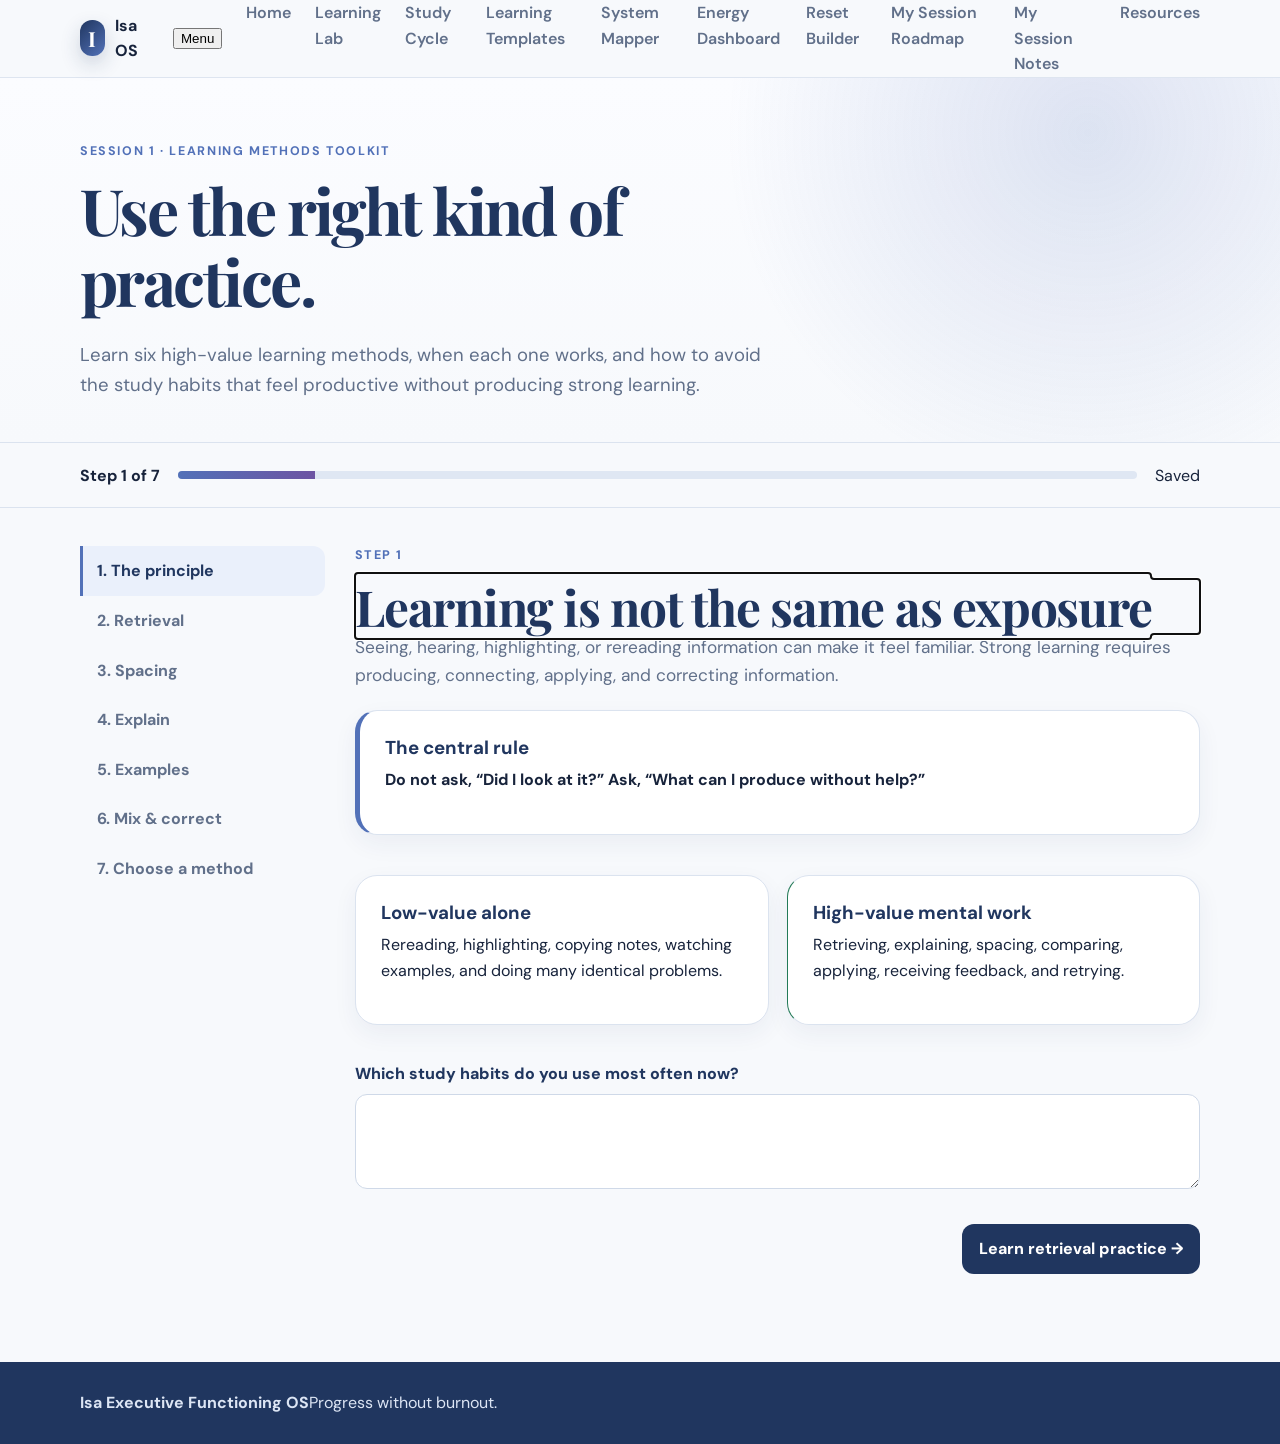
<file: session-3-learning-lab.html>
<!doctype html><html lang="en"><head><meta charset="utf-8"><meta name="viewport" content="width=device-width,initial-scale=1"><meta name="description" content="Isa's direct lesson in evidence-based learning methods."><title>Learning Methods Toolkit | Isa OS</title><link rel="preconnect" href="https://fonts.googleapis.com"><link rel="stylesheet" href="https://fonts.googleapis.com/css2?family=DM+Sans:wght@400;600;700;800&family=Playfair+Display:wght@700&display=swap"><link rel="stylesheet" href="styles.css"><link rel="stylesheet" href="cards.css"><script src="theme.js"></script><style>:root{--green:#237a57;--green2:#e8f6ef;--amber:#a86808;--amber2:#fff5dc;--purple:#6d54a3;--purple2:#f1edfb}.hero2{padding:64px 0 42px;background:radial-gradient(circle at 85% 15%,rgba(82,113,184,.18),transparent 32%),linear-gradient(180deg,#fbfcff,var(--paper))}.hero2 h1{font-size:clamp(2.5rem,5vw,4.7rem)}.bar{position:sticky;top:72px;z-index:7;background:rgba(247,249,252,.96);border-block:1px solid var(--line)}.barin{min-height:64px;display:flex;align-items:center;gap:18px}.track{height:8px;flex:1;background:#dfe7f3;border-radius:999px;overflow:hidden}.fill{height:100%;background:linear-gradient(90deg,var(--blue),var(--purple))}.shell{display:grid;grid-template-columns:245px minmax(0,1fr);gap:30px;padding:38px 0 88px}.steps{position:sticky;top:155px;align-self:start}.steps button{display:block;width:100%;text-align:left;padding:12px 14px;border:0;border-left:3px solid transparent;background:transparent;color:var(--muted);font:inherit;font-weight:700;cursor:pointer}.steps button.active{background:var(--blue-soft);border-left-color:var(--blue);color:var(--navy);border-radius:0 12px 12px 0}.stage{display:none}.stage.active{display:block}.stage h2{font-size:clamp(2rem,4vw,3.1rem)}.kicker{color:var(--blue);font-size:.78rem;letter-spacing:.11em;text-transform:uppercase;font-weight:800}.intro{font-size:1.08rem;color:var(--muted);max-width:820px}.panel{background:#fff;border:1px solid var(--line);border-radius:22px;padding:25px;margin:20px 0;box-shadow:0 9px 24px rgba(32,54,95,.06)}.method-card{border-left:5px solid var(--blue)}.green{border-left-color:var(--green)}.purple{border-left-color:var(--purple)}.amber{border-left-color:var(--amber)}.grid2{display:grid;grid-template-columns:repeat(2,minmax(0,1fr));gap:18px}.field{margin:16px 0}.field label{display:block;font-weight:800;color:var(--navy);margin-bottom:7px}textarea,input,select{width:100%;padding:12px 13px;border:1px solid #cfd9e8;border-radius:12px;font:inherit;background:#fff}textarea{min-height:95px}.tag{display:inline-flex;padding:5px 10px;border-radius:999px;background:var(--blue-soft);color:var(--navy);font-size:.82rem;font-weight:800}.do{background:var(--green2);padding:14px 16px;border-radius:14px;color:#15583e}.avoid{background:var(--amber2);padding:14px 16px;border-radius:14px;color:#704500}.actions{display:flex;justify-content:space-between;gap:14px;margin-top:28px}.btn{border:0;border-radius:12px;padding:12px 17px;background:var(--navy);color:#fff;font:inherit;font-weight:800;cursor:pointer}.btn.secondary{background:#fff;color:var(--navy);border:1px solid var(--line)}table{width:100%;border-collapse:collapse}th,td{padding:12px;border-bottom:1px solid var(--line);text-align:left;vertical-align:top}th{background:var(--paper);color:var(--navy)}@media(max-width:850px){.shell{grid-template-columns:1fr}.steps{position:static;display:flex;overflow-x:auto}.steps button{width:auto;white-space:nowrap;border-left:0;border-bottom:3px solid transparent}.steps button.active{border-left:0;border-bottom-color:var(--blue);border-radius:10px}}@media(max-width:620px){.grid2{grid-template-columns:1fr}.actions{flex-direction:column-reverse}.actions button{width:100%}.bar{top:64px}}</style></head><body><div data-navigation></div><header class="hero2"><div class="container"><p class="eyebrow">Session 1 · Learning Methods Toolkit</p><h1>Use the right kind of practice.</h1><p class="hero-copy">Learn six high-value learning methods, when each one works, and how to avoid the study habits that feel productive without producing strong learning.</p></div></header><div class="bar"><div class="container barin"><strong id="stepLabel">Step 1 of 7</strong><div class="track"><div class="fill" id="fill"></div></div><span id="saved">Saved</span></div></div><main class="container shell"><aside class="steps"><button class="active" data-step="0">1. The principle</button><button data-step="1">2. Retrieval</button><button data-step="2">3. Spacing</button><button data-step="3">4. Explain</button><button data-step="4">5. Examples</button><button data-step="5">6. Mix & correct</button><button data-step="6">7. Choose a method</button></aside><div>
<section class="stage active" data-panel="0"><p class="kicker">Step 1</p><h2>Learning is not the same as exposure</h2><p class="intro">Seeing, hearing, highlighting, or rereading information can make it feel familiar. Strong learning requires producing, connecting, applying, and correcting information.</p><div class="panel method-card"><h3>The central rule</h3><p><strong>Do not ask, “Did I look at it?” Ask, “What can I produce without help?”</strong></p></div><div class="grid2"><div class="panel"><h3>Low-value alone</h3><p>Rereading, highlighting, copying notes, watching examples, and doing many identical problems.</p></div><div class="panel green"><h3>High-value mental work</h3><p>Retrieving, explaining, spacing, comparing, applying, receiving feedback, and retrying.</p></div></div><div class="field"><label for="currentStudy">Which study habits do you use most often now?</label><textarea id="currentStudy" data-save></textarea></div><div class="actions"><span></span><button class="btn" data-next>Learn retrieval practice →</button></div></section>
<section class="stage" data-panel="1"><p class="kicker">Method 1</p><h2>Retrieval practice</h2><p class="intro">Pull information out of memory before looking at the source. Retrieval strengthens access and exposes what is missing.</p><div class="panel method-card"><span class="tag">Best for recall, explanation, and checking mastery</span><h3>How to do it</h3><ol><li>Close the notes, book, or video.</li><li>Write, say, draw, or solve everything you can remember.</li><li>Check the source.</li><li>Correct the gap.</li><li>Close the source and try the missed part again.</li></ol></div><div class="do"><strong>Examples:</strong> blank-page recall, practice questions, flashcards requiring production, explaining a process aloud, redrawing a diagram from memory.</div><div class="avoid"><strong>Avoid:</strong> flipping a flashcard and thinking “I knew that,” rereading before trying, or checking after only a few seconds.</div><div class="field"><label for="retrievalUse">Where could you replace rereading with retrieval?</label><textarea id="retrievalUse" data-save></textarea></div><div class="actions"><button class="btn secondary" data-prev>← Back</button><button class="btn" data-next>Learn spacing →</button></div></section>
<section class="stage" data-panel="2"><p class="kicker">Method 2</p><h2>Spacing</h2><p class="intro">Revisit learning across multiple days instead of concentrating all practice into one sitting. Some forgetting between sessions makes retrieval more useful.</p><div class="panel green method-card"><span class="tag">Best for long-term retention</span><h3>A simple schedule</h3><ul><li>First retrieval: later the same day or the next day</li><li>Second retrieval: 2–3 days later</li><li>Third retrieval: about one week later</li><li>Continue spacing farther apart when recall remains strong</li></ul></div><div class="do"><strong>Use it with:</strong> vocabulary, formulas, concepts, processes, quotations, diagrams, and cumulative problem solving.</div><div class="avoid"><strong>Avoid:</strong> repeating the same material many times in one night and assuming the resulting fluency will last.</div><div class="field"><label for="spacingPlan">Choose one upcoming topic and schedule three brief retrievals.</label><textarea id="spacingPlan" data-save placeholder="Topic — first review — second review — third review"></textarea></div><div class="actions"><button class="btn secondary" data-prev>← Back</button><button class="btn" data-next>Learn self-explanation →</button></div></section>
<section class="stage" data-panel="3"><p class="kicker">Method 3</p><h2>Self-explanation and deep questions</h2><p class="intro">Explain why an idea works, how it connects, and when it applies. This turns disconnected facts into a usable mental model.</p><div class="panel purple method-card"><span class="tag">Best for concepts and reasoning</span><h3>Questions that create understanding</h3><ul><li>What is the main claim?</li><li>Why is it true?</li><li>How does it work?</li><li>What does it connect to?</li><li>What is an example and a non-example?</li><li>When would it not apply?</li></ul></div><div class="do"><strong>Strong explanation:</strong> claim + mechanism + connection + example + boundary.</div><div class="avoid"><strong>Avoid:</strong> vague “teach it to a child” explanations that remove the precise vocabulary or reasoning the subject requires.</div><div class="field"><label for="explainTopic">Choose a topic and write two deep questions you could use.</label><textarea id="explainTopic" data-save></textarea></div><div class="actions"><button class="btn secondary" data-prev>← Back</button><button class="btn" data-next>Learn worked examples →</button></div></section>
<section class="stage" data-panel="4"><p class="kicker">Method 4</p><h2>Worked examples with fading</h2><p class="intro">When a procedure is new, study a correct model first. Then remove support gradually until you can perform independently.</p><div class="panel amber method-card"><span class="tag">Best for new procedures and complex problems</span><h3>The fading sequence</h3><ol><li>Study a complete worked example and explain each step.</li><li>Complete an example with the final steps removed.</li><li>Complete one with more steps removed.</li><li>Solve a new problem independently.</li><li>Compare and correct.</li></ol></div><div class="do"><strong>Use it for:</strong> mathematical procedures, chemistry calculations, grammar analysis, research citations, lab processes, and structured writing.</div><div class="avoid"><strong>Avoid:</strong> watching examples passively or jumping immediately into unsupported problem solving when the procedure is still unfamiliar.</div><div class="field"><label for="workedUse">Which course or skill would benefit from example → faded example → independent attempt?</label><textarea id="workedUse" data-save></textarea></div><div class="actions"><button class="btn secondary" data-prev>← Back</button><button class="btn" data-next>Learn mixing and correction →</button></div></section>
<section class="stage" data-panel="5"><p class="kicker">Methods 5–6</p><h2>Interleaving, feedback, and correction</h2><p class="intro">Mix related problem types when you need to choose a method, and use feedback to correct the rule—not merely the final answer.</p><div class="grid2"><div class="panel method-card"><span class="tag">Interleaving</span><h3>Mix related types</h3><p>Practice several related categories in mixed order so you must decide what kind of problem or situation you are facing.</p><p><strong>Best for:</strong> method selection, distinguishing similar concepts, and transfer.</p><div class="avoid"><strong>Avoid:</strong> doing ten identical problems and mistaking repetition for the ability to choose independently.</div></div><div class="panel green method-card"><span class="tag">Feedback and correction</span><h3>Repair the model</h3><p>Identify what was wrong, why it was wrong, the cue you missed, and then attempt a new variation later.</p><p><strong>Best for:</strong> preventing repeated errors.</p><div class="avoid"><strong>Avoid:</strong> reading the correct answer once, writing it into an error log, and never retesting it.</div></div></div><div class="field"><label for="mixUse">Where do you need to distinguish among similar ideas or methods?</label><textarea id="mixUse" data-save></textarea></div><div class="field"><label for="correctionRule">Complete: When I miss something, I will...</label><textarea id="correctionRule" data-save></textarea></div><div class="actions"><button class="btn secondary" data-prev>← Back</button><button class="btn" data-next>Choose the right method →</button></div></section>
<section class="stage" data-panel="6"><p class="kicker">Final step</p><h2>Match the method to the learning demand</h2><p class="intro">No single strategy is best for every task. Diagnose what the course requires, then choose the mental work that matches it.</p><div class="panel"><table><thead><tr><th>Learning demand</th><th>Start with</th><th>Weak substitute</th></tr></thead><tbody><tr><td>Remember facts or vocabulary</td><td>Spaced retrieval with feedback</td><td>Rereading or recognition-only cards</td></tr><tr><td>Understand a concept</td><td>Self-explanation, retrieval, examples and non-examples</td><td>Highlighting</td></tr><tr><td>Learn a new procedure</td><td>Worked examples with fading</td><td>Immediate unguided repetition</td></tr><tr><td>Choose among similar methods</td><td>Interleaving and comparison</td><td>Blocked sets</td></tr><tr><td>Apply learning in new situations</td><td>Varied practice and transfer questions</td><td>Repeating identical examples</td></tr><tr><td>Fix recurring errors</td><td>Feedback, corrected rule, new variation, delayed retest</td><td>Looking at the answer once</td></tr></tbody></table></div><div class="panel purple"><h3>Build your personal starting rules</h3><div class="field"><label for="factsRule">When I need to remember facts, I will...</label><textarea id="factsRule" data-save></textarea></div><div class="field"><label for="conceptRule">When I need to understand a concept, I will...</label><textarea id="conceptRule" data-save></textarea></div><div class="field"><label for="procedureRule">When I need to learn a procedure, I will...</label><textarea id="procedureRule" data-save></textarea></div><div class="field"><label for="errorRule">When I make an error, I will...</label><textarea id="errorRule" data-save></textarea></div></div><div class="actions"><button class="btn secondary" data-prev>← Back</button><button class="btn" onclick="window.print()">Print / Save toolkit</button></div></section>
</div></main><div data-footer></div><script src="navigation.js"></script><script src="common.js"></script><script>(()=>{const KEY='isaEvidenceMethodsV1',panels=[...document.querySelectorAll('[data-panel]')],buttons=[...document.querySelectorAll('.steps button')];let current=Number(localStorage.getItem(KEY+'Step')||0);function show(i){current=Math.max(0,Math.min(panels.length-1,i));panels.forEach((p,n)=>p.classList.toggle('active',n===current));buttons.forEach((b,n)=>b.classList.toggle('active',n===current));document.getElementById('stepLabel').textContent=`Step ${current+1} of ${panels.length}`;document.getElementById('fill').style.width=((current+1)/panels.length*100)+'%';localStorage.setItem(KEY+'Step',current);requestAnimationFrame(()=>{const top=document.querySelector('.bar').getBoundingClientRect().bottom+window.scrollY+8;window.scrollTo({top,behavior:'smooth'});const h=panels[current].querySelector('h2');if(h){h.tabIndex=-1;h.focus({preventScroll:true})}})}buttons.forEach(b=>b.onclick=()=>show(Number(b.dataset.step)));document.querySelectorAll('[data-next]').forEach(b=>b.onclick=()=>show(current+1));document.querySelectorAll('[data-prev]').forEach(b=>b.onclick=()=>show(current-1));let data={};try{data=JSON.parse(localStorage.getItem(KEY)||'{}')}catch{}document.querySelectorAll('[data-save]').forEach(el=>{if(data[el.id]!=null)el.value=data[el.id];el.oninput=()=>{data[el.id]=el.value;localStorage.setItem(KEY,JSON.stringify(data));document.getElementById('saved').textContent='Saved'}});show(current)})();</script></body></html>
</file>
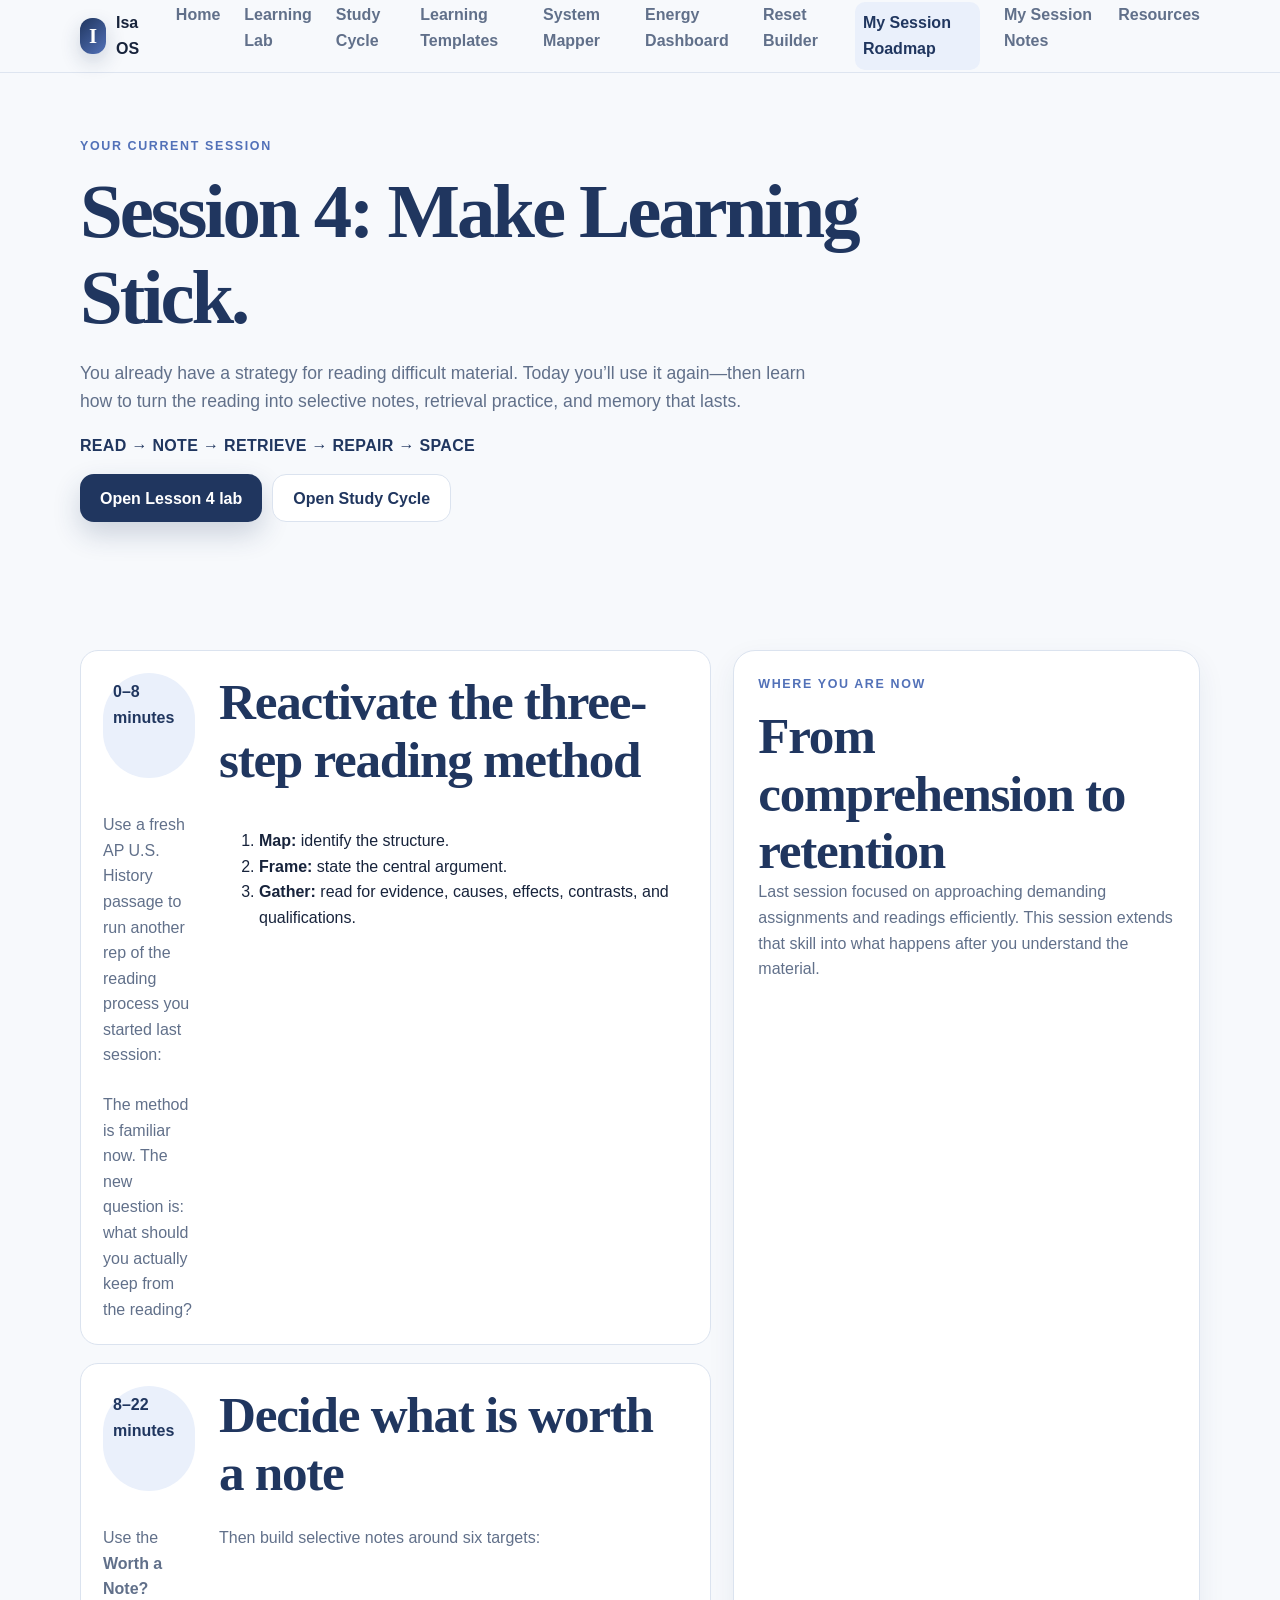
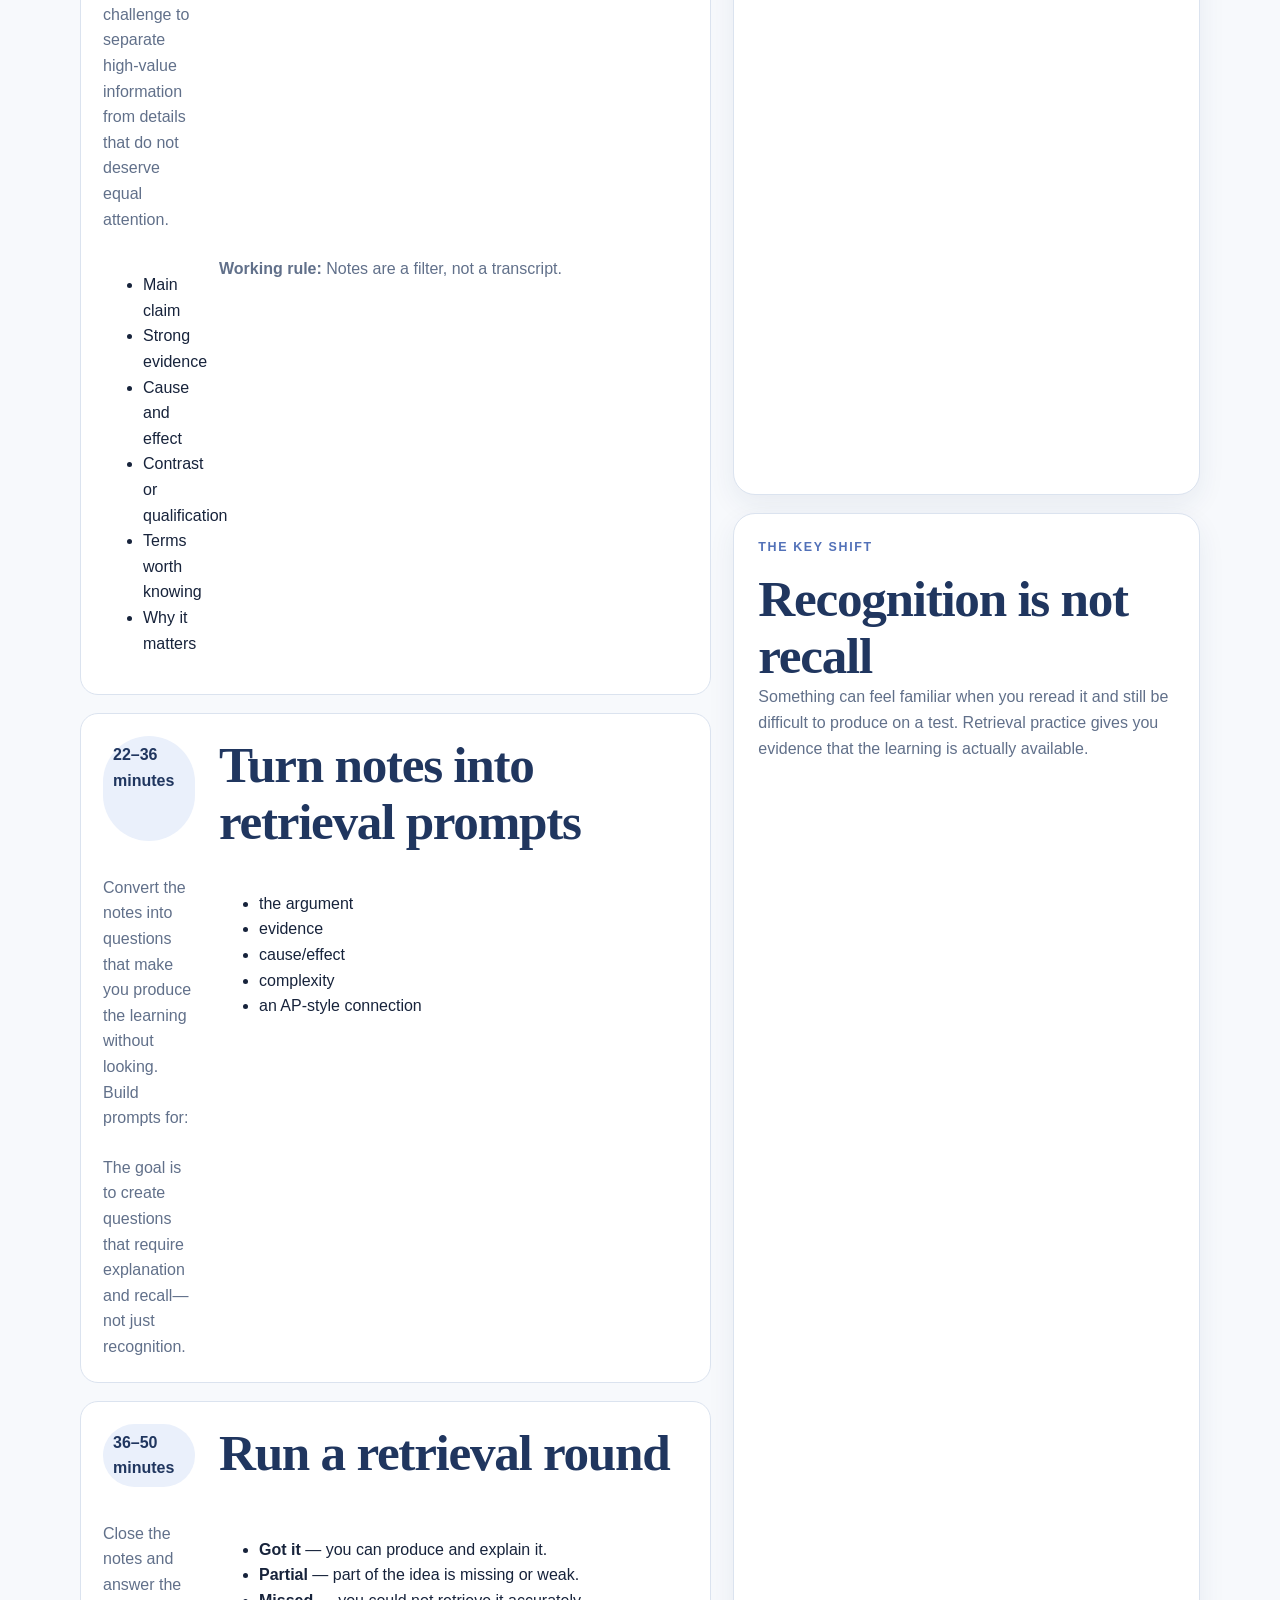
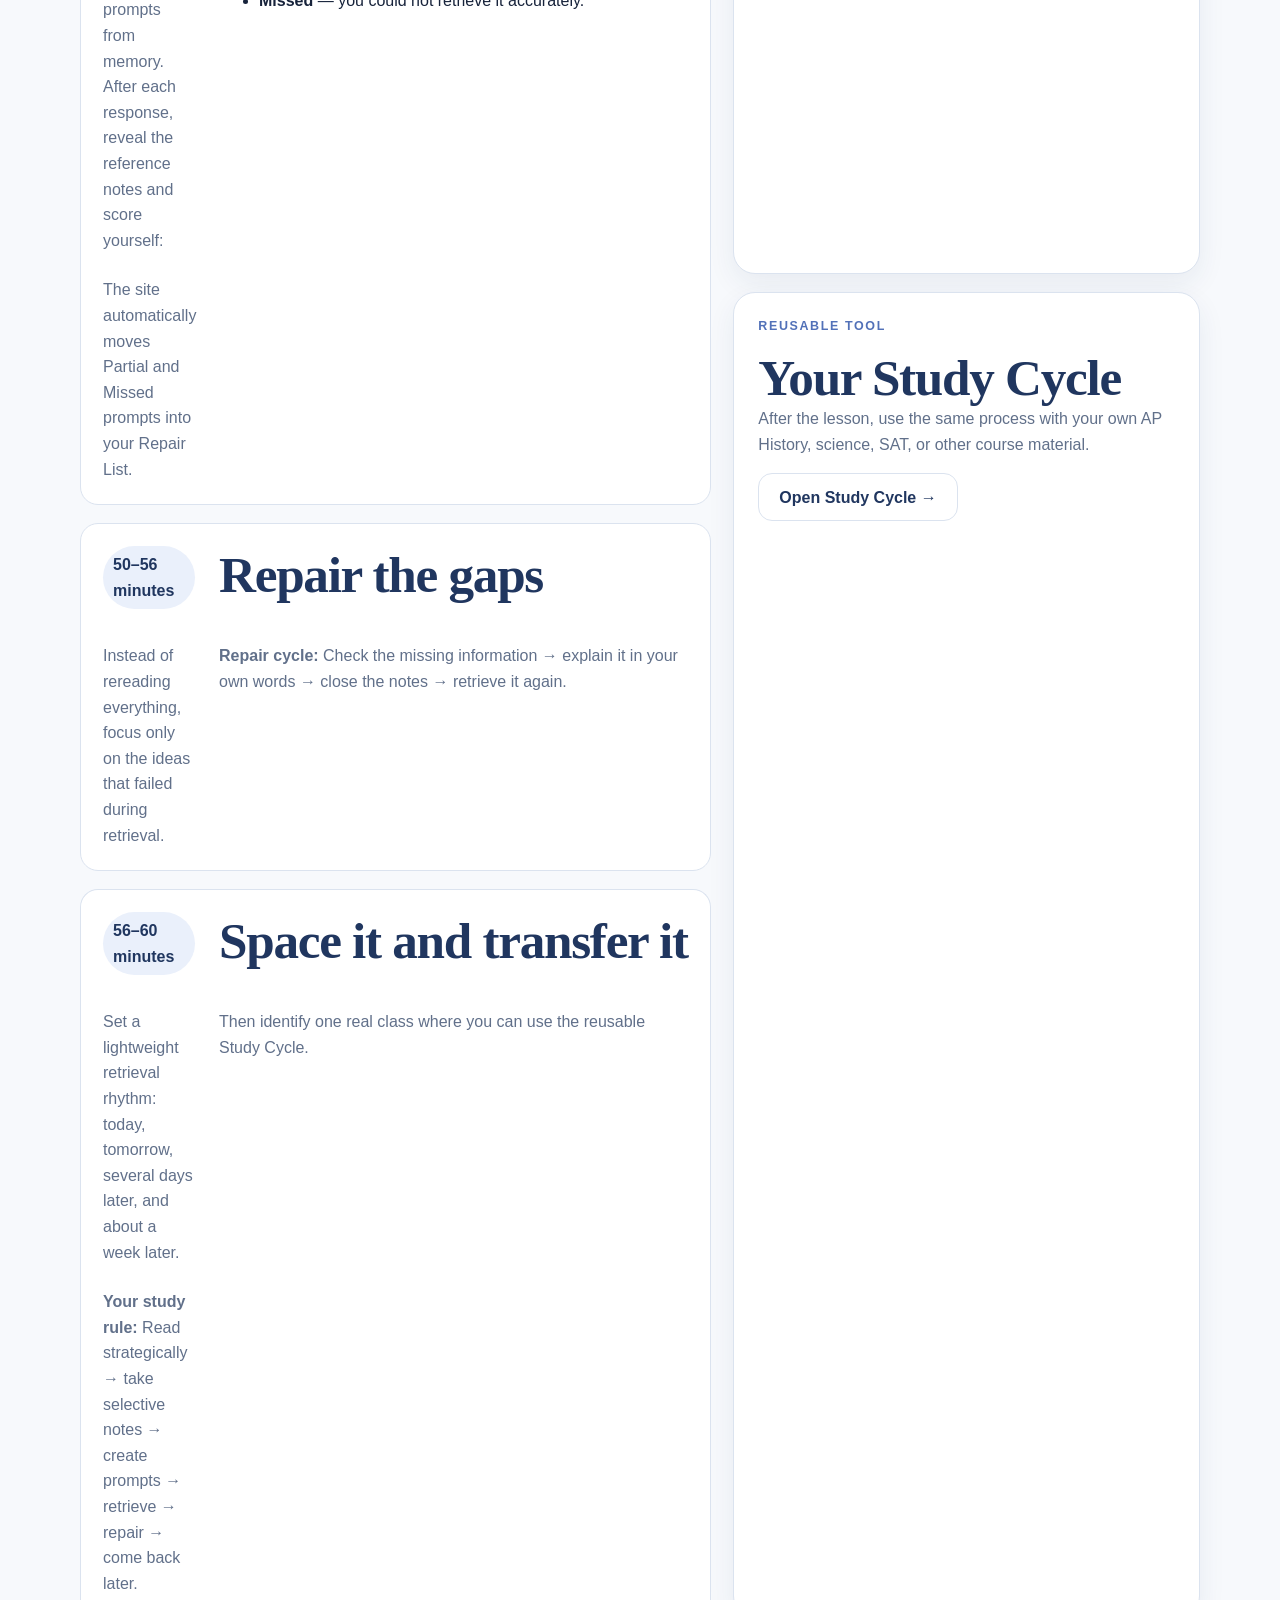
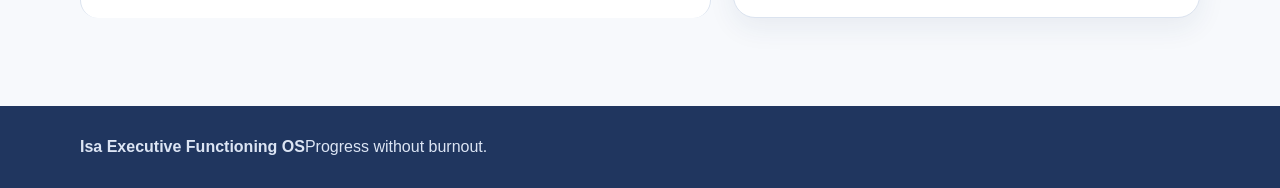
<file: session-agendas.html>
<!doctype html><html lang="en"><head><meta charset="utf-8"><meta name="viewport" content="width=device-width,initial-scale=1"><title>Session Roadmap | Isa OS</title><link rel="stylesheet" href="styles.css"><link rel="stylesheet" href="cards.css"><link rel="stylesheet" href="tools.css"><script src="theme.js"></script><style>.agenda-grid{display:grid;grid-template-columns:1.15fr .85fr;gap:22px}.agenda-item{padding:22px;border:1px solid var(--line);border-radius:18px;background:#fff}.time{display:inline-block;font-weight:800;color:var(--navy);background:var(--blue-soft);padding:6px 10px;border-radius:999px;margin-bottom:10px}.tool-actions{display:flex;gap:10px;flex-wrap:wrap;margin-top:14px}.flow-line{font-weight:800;color:var(--navy);letter-spacing:.02em}@media(max-width:820px){.agenda-grid{grid-template-columns:1fr}}</style></head><body><div data-navigation></div><main><section class="page-hero"><div class="container"><p class="eyebrow">Your Current Session</p><h1>Session 4: Make Learning Stick.</h1><p class="lead">You already have a strategy for reading difficult material. Today you’ll use it again—then learn how to turn the reading into selective notes, retrieval practice, and memory that lasts.</p><p class="flow-line">READ → NOTE → RETRIEVE → REPAIR → SPACE</p><div class="tool-actions"><a class="button primary" href="lesson-4-read-note-retrieve.html">Open Lesson 4 lab</a><a class="button secondary" href="study-cycle.html">Open Study Cycle</a></div></div></section><section class="section"><div class="container agenda-grid"><div class="stack"><article class="agenda-item"><span class="time">0–8 minutes</span><h2>Reactivate the three-step reading method</h2><p>Use a fresh AP U.S. History passage to run another rep of the reading process you started last session:</p><ol><li><strong>Map:</strong> identify the structure.</li><li><strong>Frame:</strong> state the central argument.</li><li><strong>Gather:</strong> read for evidence, causes, effects, contrasts, and qualifications.</li></ol><p class="muted">The method is familiar now. The new question is: what should you actually keep from the reading?</p></article><article class="agenda-item"><span class="time">8–22 minutes</span><h2>Decide what is worth a note</h2><p>Use the <strong>Worth a Note?</strong> challenge to separate high-value information from details that do not deserve equal attention.</p><p>Then build selective notes around six targets:</p><ul><li>Main claim</li><li>Strong evidence</li><li>Cause and effect</li><li>Contrast or qualification</li><li>Terms worth knowing</li><li>Why it matters</li></ul><p><strong>Working rule:</strong> Notes are a filter, not a transcript.</p></article><article class="agenda-item"><span class="time">22–36 minutes</span><h2>Turn notes into retrieval prompts</h2><p>Convert the notes into questions that make you produce the learning without looking. Build prompts for:</p><ul><li>the argument</li><li>evidence</li><li>cause/effect</li><li>complexity</li><li>an AP-style connection</li></ul><p class="muted">The goal is to create questions that require explanation and recall—not just recognition.</p></article><article class="agenda-item"><span class="time">36–50 minutes</span><h2>Run a retrieval round</h2><p>Close the notes and answer the prompts from memory. After each response, reveal the reference notes and score yourself:</p><ul><li><strong>Got it</strong> — you can produce and explain it.</li><li><strong>Partial</strong> — part of the idea is missing or weak.</li><li><strong>Missed</strong> — you could not retrieve it accurately.</li></ul><p>The site automatically moves Partial and Missed prompts into your Repair List.</p></article><article class="agenda-item"><span class="time">50–56 minutes</span><h2>Repair the gaps</h2><p>Instead of rereading everything, focus only on the ideas that failed during retrieval.</p><p><strong>Repair cycle:</strong> Check the missing information → explain it in your own words → close the notes → retrieve it again.</p></article><article class="agenda-item"><span class="time">56–60 minutes</span><h2>Space it and transfer it</h2><p>Set a lightweight retrieval rhythm: today, tomorrow, several days later, and about a week later.</p><p>Then identify one real class where you can use the reusable Study Cycle.</p><p><strong>Your study rule:</strong> Read strategically → take selective notes → create prompts → retrieve → repair → come back later.</p></article></div><aside class="stack"><section class="panel"><p class="eyebrow">Where you are now</p><h2>From comprehension to retention</h2><p class="muted">Last session focused on approaching demanding assignments and readings efficiently. This session extends that skill into what happens after you understand the material.</p></section><section class="panel"><p class="eyebrow">The key shift</p><h2>Recognition is not recall</h2><p class="muted">Something can feel familiar when you reread it and still be difficult to produce on a test. Retrieval practice gives you evidence that the learning is actually available.</p></section><section class="panel"><p class="eyebrow">Reusable tool</p><h2>Your Study Cycle</h2><p class="muted">After the lesson, use the same process with your own AP History, science, SAT, or other course material.</p><div class="tool-actions"><a class="button secondary" href="study-cycle.html">Open Study Cycle →</a></div></section></aside></div></section></main><div data-footer></div><script src="navigation.js"></script><script src="common.js"></script></body></html>
</file>
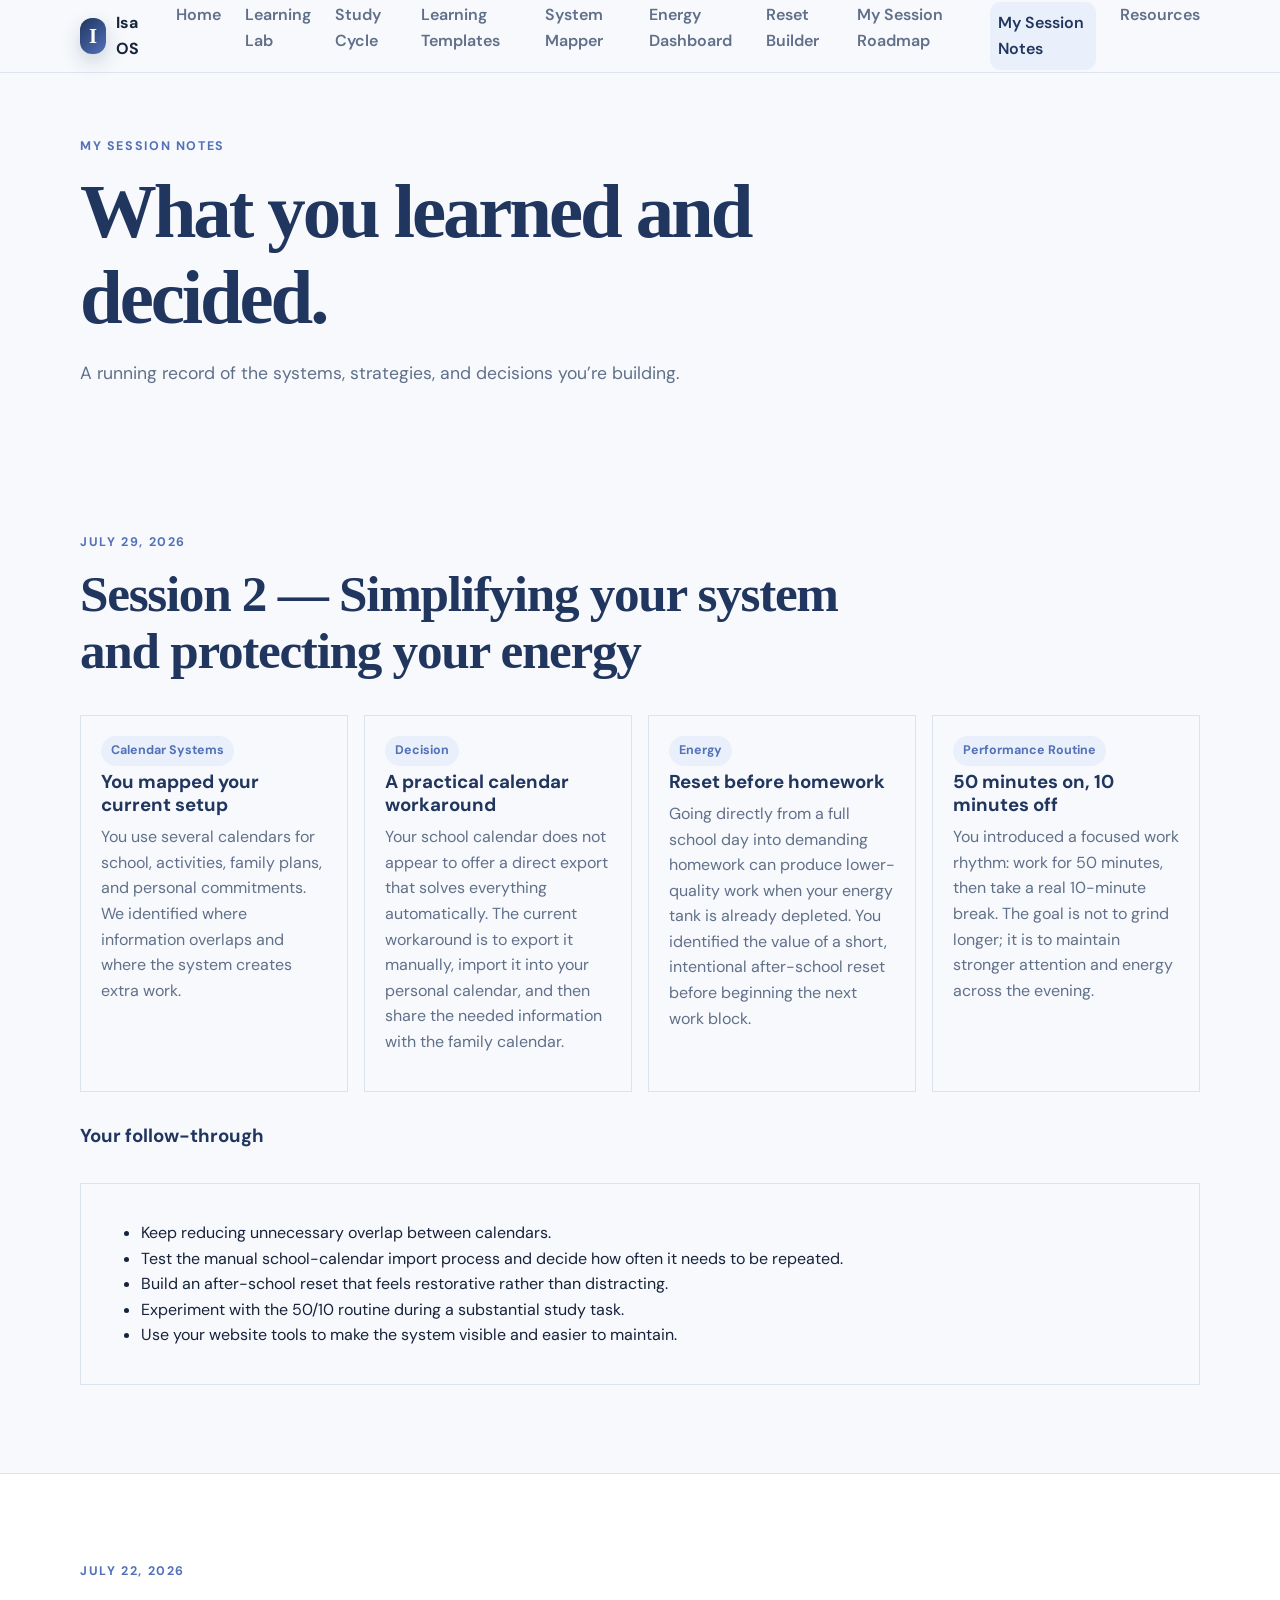
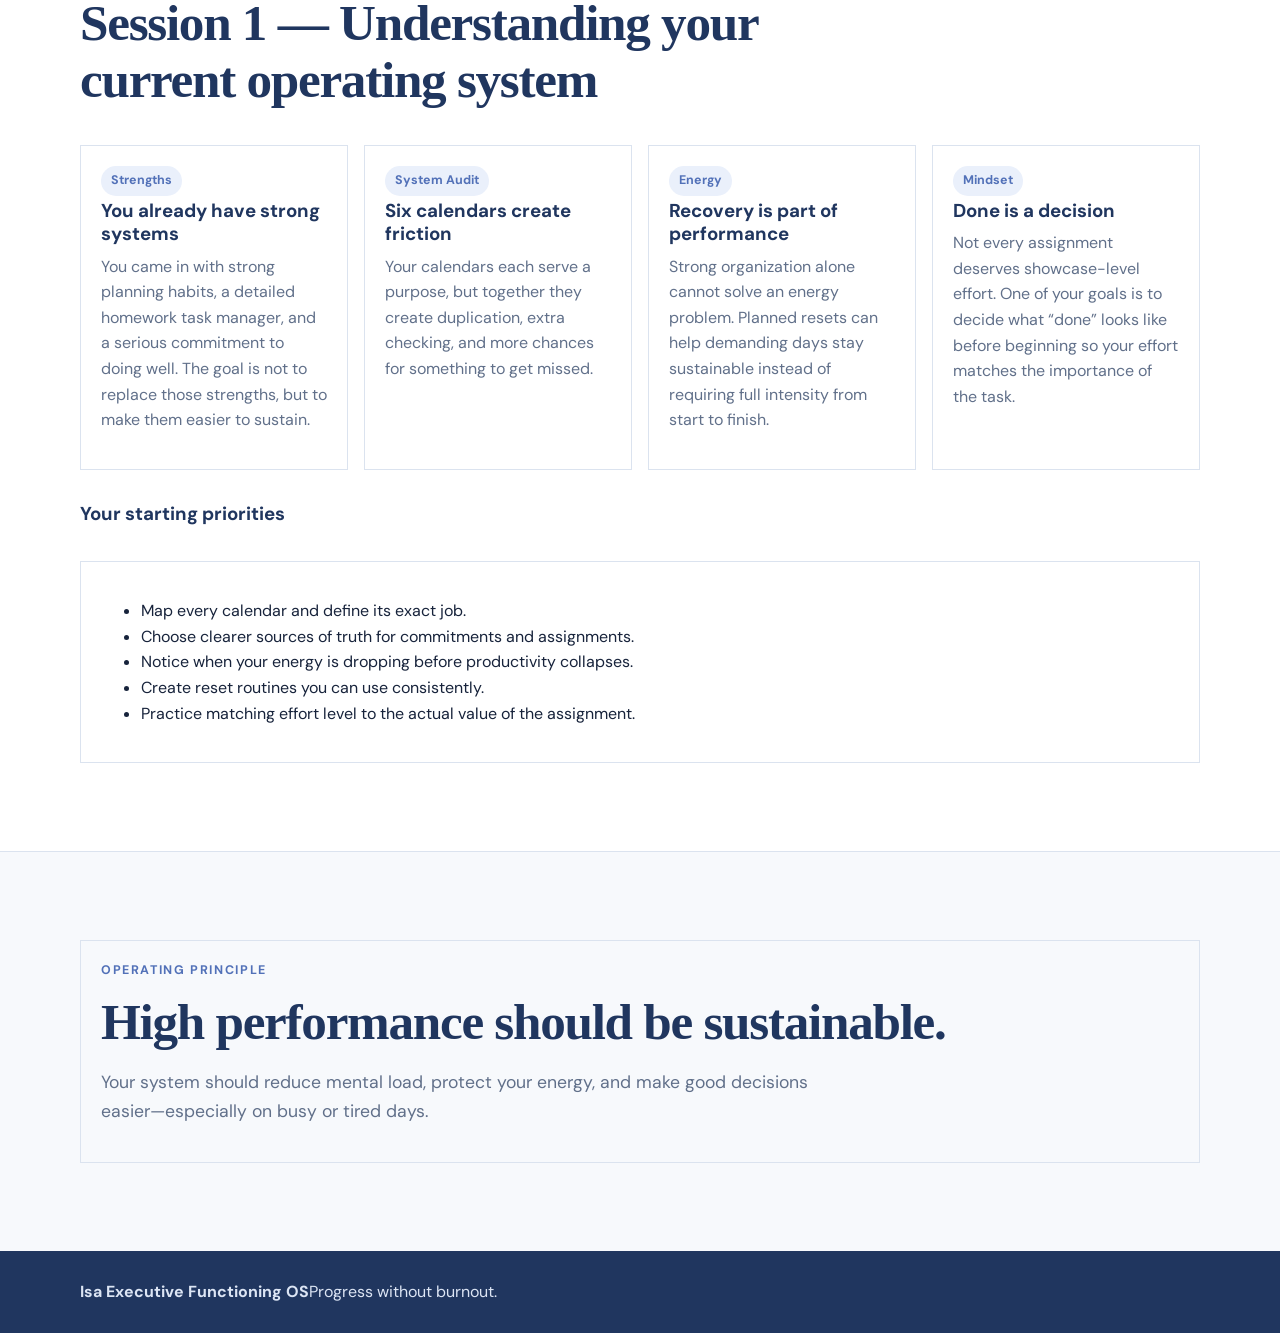
<file: session-minutes.html>
<!doctype html><html lang="en"><head><meta charset="utf-8"><meta name="viewport" content="width=device-width,initial-scale=1"><meta name="description" content="Your notes and decisions from executive functioning sessions"><title>My Session Notes | Isa OS</title><link rel="preconnect" href="https://fonts.googleapis.com"><link rel="stylesheet" href="https://fonts.googleapis.com/css2?family=DM+Sans:wght@400;600;700;800&display=swap"><link rel="stylesheet" href="styles.css"><link rel="stylesheet" href="cards.css"><link rel="stylesheet" href="tools.css"><script src="theme.js"></script></head><body><div data-navigation></div><main><section class="page-hero"><div class="container"><p class="eyebrow">My Session Notes</p><h1>What you learned and decided.</h1><p class="lead">A running record of the systems, strategies, and decisions you’re building.</p></div></section><section class="section"><div class="container"><div class="section-heading"><p class="eyebrow">July 29, 2026</p><h2>Session 2 — Simplifying your system and protecting your energy</h2></div><div class="card-grid"><article class="card"><span class="badge">Calendar Systems</span><h3>You mapped your current setup</h3><p class="muted">You use several calendars for school, activities, family plans, and personal commitments. We identified where information overlaps and where the system creates extra work.</p></article><article class="card"><span class="badge">Decision</span><h3>A practical calendar workaround</h3><p class="muted">Your school calendar does not appear to offer a direct export that solves everything automatically. The current workaround is to export it manually, import it into your personal calendar, and then share the needed information with the family calendar.</p></article><article class="card"><span class="badge">Energy</span><h3>Reset before homework</h3><p class="muted">Going directly from a full school day into demanding homework can produce lower-quality work when your energy tank is already depleted. You identified the value of a short, intentional after-school reset before beginning the next work block.</p></article><article class="card"><span class="badge">Performance Routine</span><h3>50 minutes on, 10 minutes off</h3><p class="muted">You introduced a focused work rhythm: work for 50 minutes, then take a real 10-minute break. The goal is not to grind longer; it is to maintain stronger attention and energy across the evening.</p></article></div><div class="section-heading" style="margin-top:2rem"><h3>Your follow-through</h3></div><div class="card"><ul><li>Keep reducing unnecessary overlap between calendars.</li><li>Test the manual school-calendar import process and decide how often it needs to be repeated.</li><li>Build an after-school reset that feels restorative rather than distracting.</li><li>Experiment with the 50/10 routine during a substantial study task.</li><li>Use your website tools to make the system visible and easier to maintain.</li></ul></div></div></section><section class="section alt"><div class="container"><div class="section-heading"><p class="eyebrow">July 22, 2026</p><h2>Session 1 — Understanding your current operating system</h2></div><div class="card-grid"><article class="card"><span class="badge">Strengths</span><h3>You already have strong systems</h3><p class="muted">You came in with strong planning habits, a detailed homework task manager, and a serious commitment to doing well. The goal is not to replace those strengths, but to make them easier to sustain.</p></article><article class="card"><span class="badge">System Audit</span><h3>Six calendars create friction</h3><p class="muted">Your calendars each serve a purpose, but together they create duplication, extra checking, and more chances for something to get missed.</p></article><article class="card"><span class="badge">Energy</span><h3>Recovery is part of performance</h3><p class="muted">Strong organization alone cannot solve an energy problem. Planned resets can help demanding days stay sustainable instead of requiring full intensity from start to finish.</p></article><article class="card"><span class="badge">Mindset</span><h3>Done is a decision</h3><p class="muted">Not every assignment deserves showcase-level effort. One of your goals is to decide what “done” looks like before beginning so your effort matches the importance of the task.</p></article></div><div class="section-heading" style="margin-top:2rem"><h3>Your starting priorities</h3></div><div class="card"><ul><li>Map every calendar and define its exact job.</li><li>Choose clearer sources of truth for commitments and assignments.</li><li>Notice when your energy is dropping before productivity collapses.</li><li>Create reset routines you can use consistently.</li><li>Practice matching effort level to the actual value of the assignment.</li></ul></div></div></section><section class="section"><div class="container"><div class="card"><p class="eyebrow">Operating principle</p><h2>High performance should be sustainable.</h2><p class="lead">Your system should reduce mental load, protect your energy, and make good decisions easier—especially on busy or tired days.</p></div></div></section></main><div data-footer></div><script src="navigation.js"></script><script src="common.js"></script></body></html>
</file>
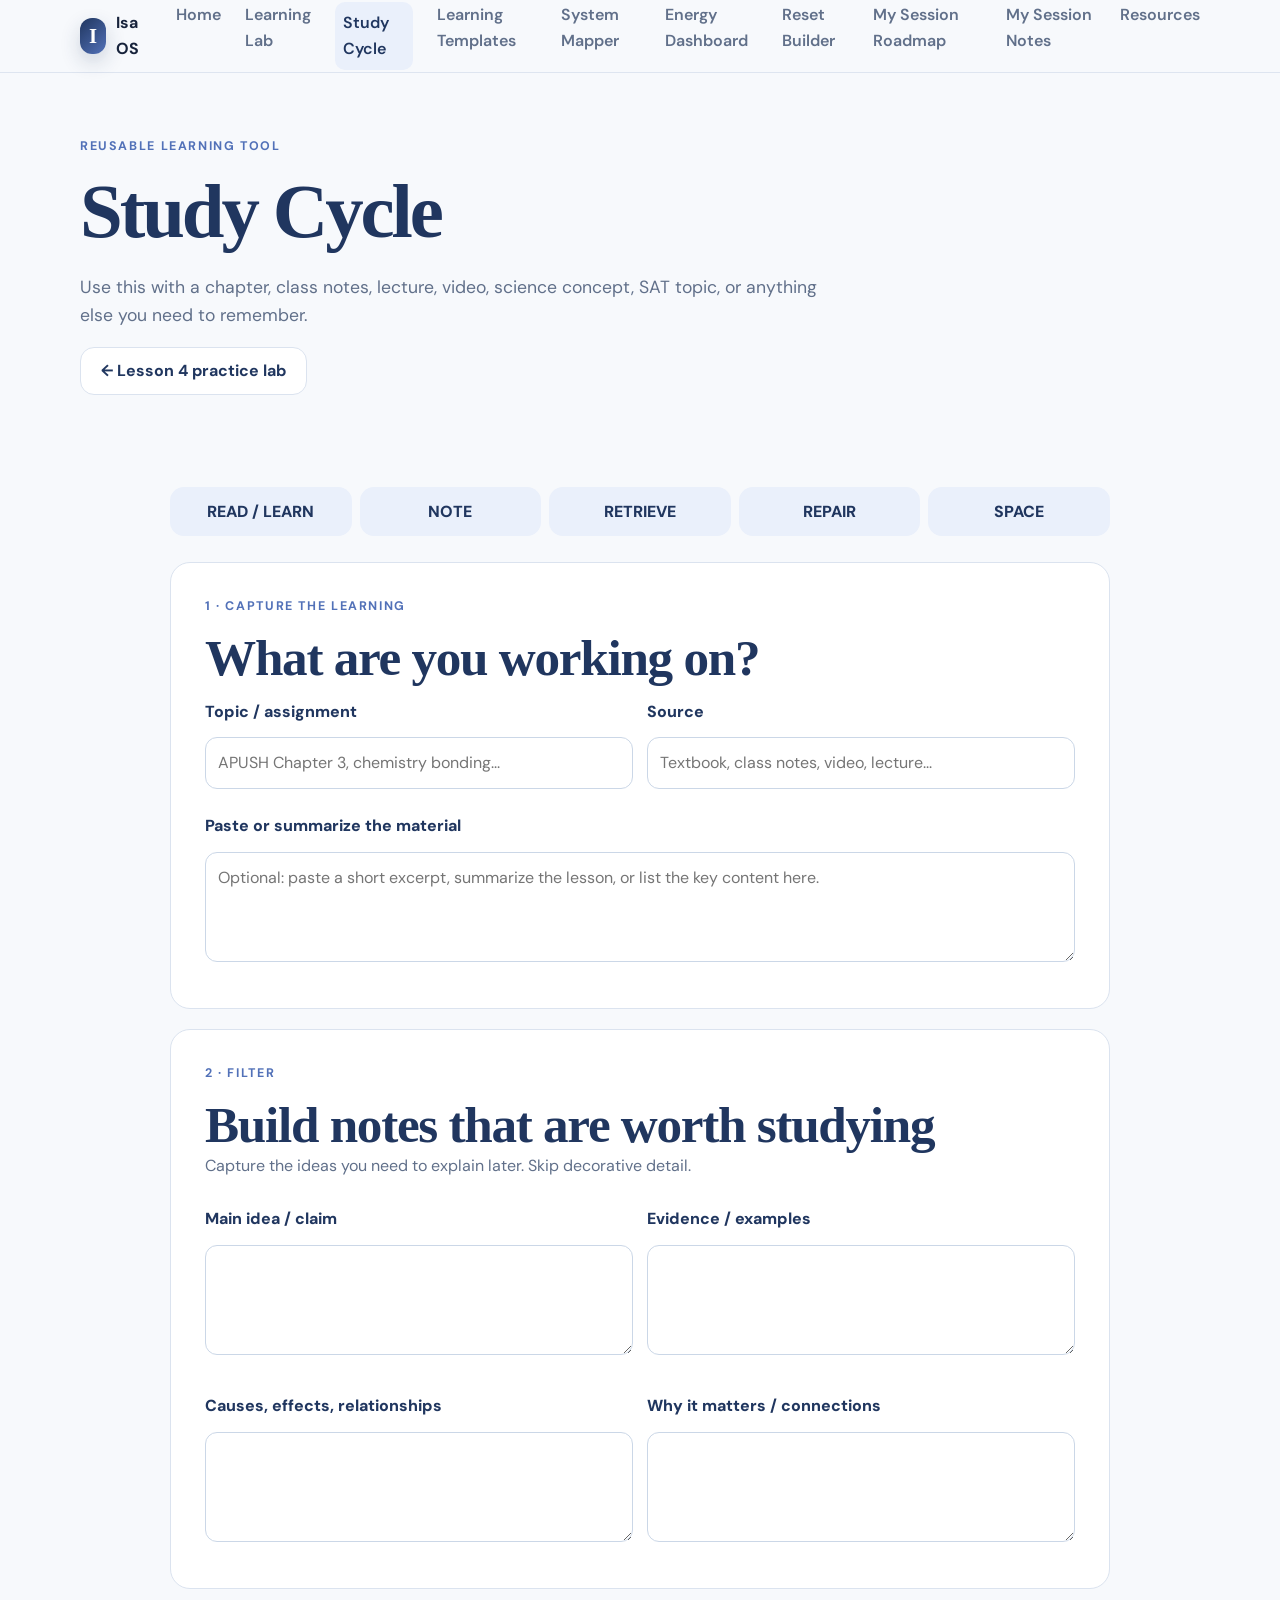
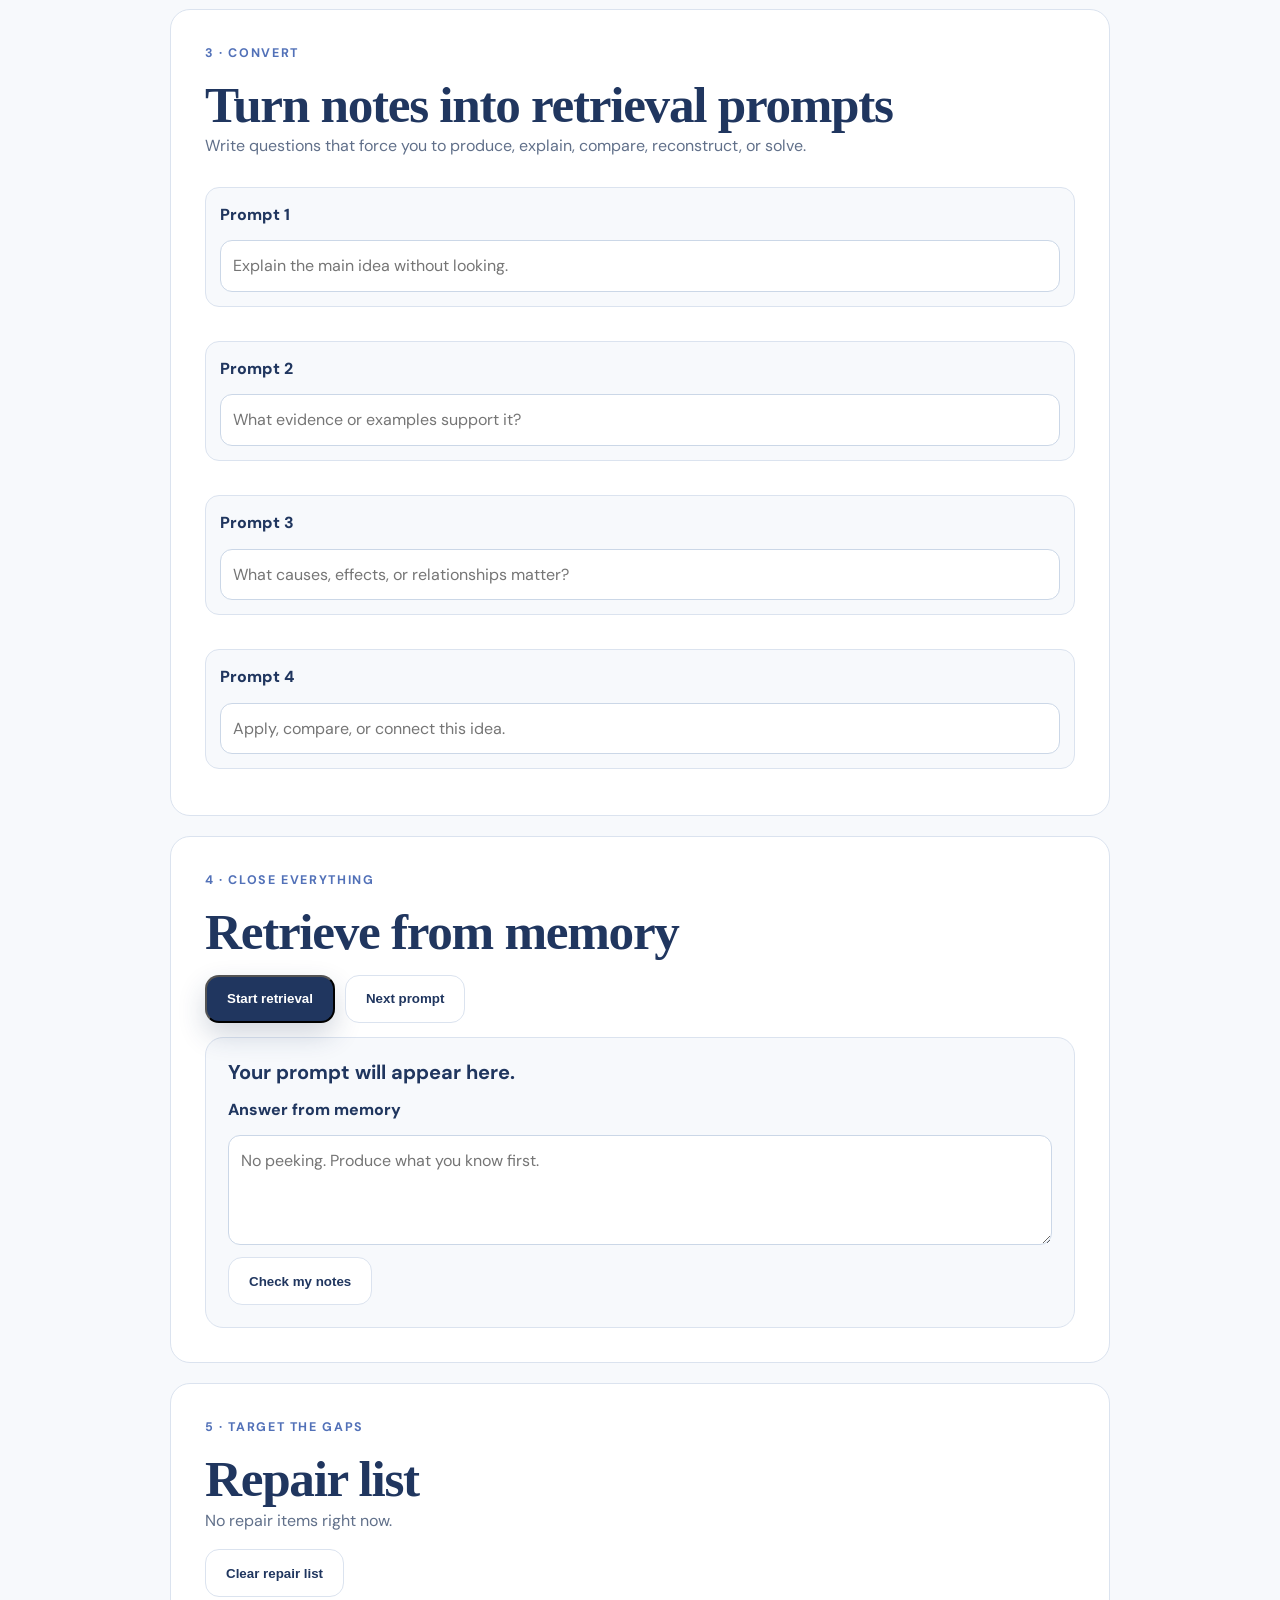
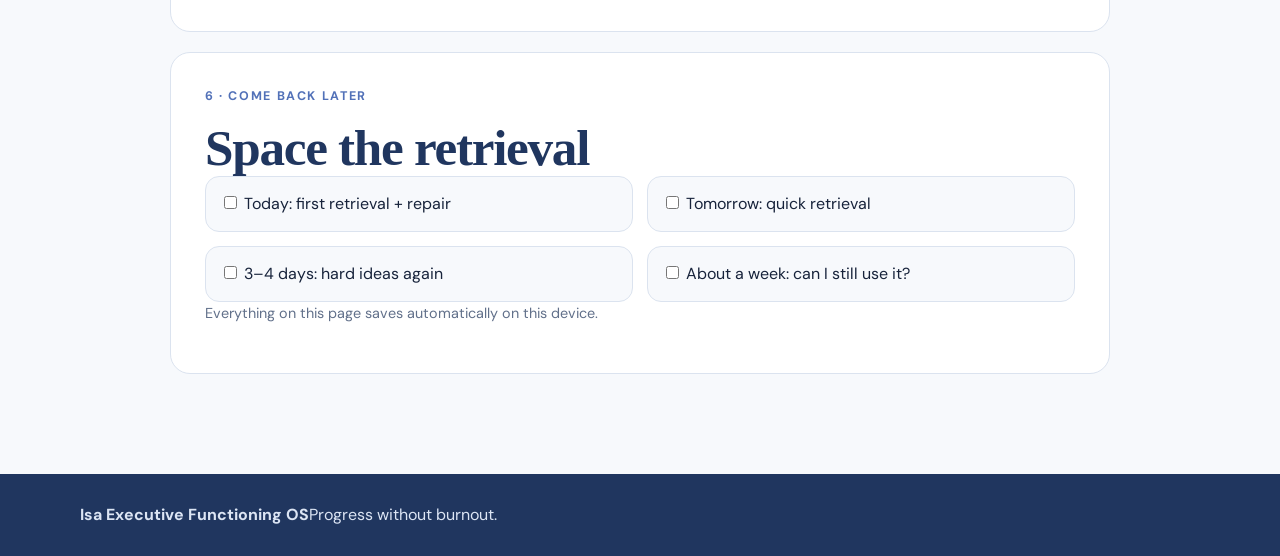
<file: study-cycle.html>
<!doctype html>
<html lang="en">
<head>
  <meta charset="utf-8">
  <meta name="viewport" content="width=device-width,initial-scale=1">
  <meta name="description" content="Isa's reusable study cycle for turning class material into retrieval practice.">
  <title>Study Cycle | Isa OS</title>
  <link rel="preconnect" href="https://fonts.googleapis.com">
  <link rel="stylesheet" href="https://fonts.googleapis.com/css2?family=DM+Sans:wght@400;600;700;800&display=swap">
  <link rel="stylesheet" href="styles.css"><link rel="stylesheet" href="cards.css"><link rel="stylesheet" href="tools.css"><script src="theme.js"></script>
  <style>
    .shell{max-width:980px;margin:auto;padding:34px 20px 80px}.cycle{display:grid;grid-template-columns:repeat(5,1fr);gap:8px;margin:18px 0 26px}.cycle div{text-align:center;padding:12px 8px;border-radius:14px;background:var(--blue-soft);font-weight:800;color:var(--navy)}.work{background:#fff;border:1px solid var(--line);border-radius:20px;padding:clamp(20px,4vw,34px);margin-bottom:20px}.grid{display:grid;grid-template-columns:1fr 1fr;gap:14px}.field{margin:12px 0}.field label{display:block;font-weight:800;color:var(--navy);margin-bottom:7px}.field textarea,.field input{width:100%;box-sizing:border-box;border:1px solid #cbd7e7;border-radius:12px;padding:12px;font:inherit;background:#fff}.field textarea{min-height:110px}.prompt-list{display:grid;gap:10px}.prompt{padding:14px;border:1px solid var(--line);border-radius:14px;background:var(--paper)}.retrieval{padding:22px;border:1px solid var(--line);border-radius:18px;background:var(--paper)}.retrieval h3{font-size:1.25rem}.reference{display:none;padding:14px;margin-top:12px;border:1px dashed #a8b9cf;border-radius:12px;background:#fff}.actions{display:flex;gap:10px;flex-wrap:wrap;margin-top:14px}.repair{padding:12px 14px;border-radius:12px;background:#fff4e5;border:1px solid #efd2a4;margin:8px 0}.muted-small{font-size:.9rem;color:var(--muted)}@media(max-width:700px){.cycle,.grid{grid-template-columns:1fr}.cycle{grid-template-columns:1fr 1fr}.cycle div:last-child{grid-column:1/-1}}
  </style>
</head>
<body><div data-navigation></div>
<main>
<section class="page-hero"><div class="container"><p class="eyebrow">Reusable learning tool</p><h1>Study Cycle</h1><p class="lead">Use this with a chapter, class notes, lecture, video, science concept, SAT topic, or anything else you need to remember.</p><div class="actions"><a class="button secondary" href="lesson-4-read-note-retrieve.html">← Lesson 4 practice lab</a></div></div></section>
<div class="shell">
  <div class="cycle"><div>READ / LEARN</div><div>NOTE</div><div>RETRIEVE</div><div>REPAIR</div><div>SPACE</div></div>

  <section class="work"><p class="eyebrow">1 · Capture the learning</p><h2>What are you working on?</h2>
    <div class="grid"><div class="field"><label for="topic">Topic / assignment</label><input id="topic" data-save placeholder="APUSH Chapter 3, chemistry bonding..."></div><div class="field"><label for="source">Source</label><input id="source" data-save placeholder="Textbook, class notes, video, lecture..."></div></div>
    <div class="field"><label for="raw">Paste or summarize the material</label><textarea id="raw" data-save placeholder="Optional: paste a short excerpt, summarize the lesson, or list the key content here."></textarea></div>
  </section>

  <section class="work"><p class="eyebrow">2 · Filter</p><h2>Build notes that are worth studying</h2><p class="muted">Capture the ideas you need to explain later. Skip decorative detail.</p>
    <div class="grid"><div class="field"><label for="main">Main idea / claim</label><textarea id="main" data-save></textarea></div><div class="field"><label for="evidence">Evidence / examples</label><textarea id="evidence" data-save></textarea></div><div class="field"><label for="relationships">Causes, effects, relationships</label><textarea id="relationships" data-save></textarea></div><div class="field"><label for="meaning">Why it matters / connections</label><textarea id="meaning" data-save></textarea></div></div>
  </section>

  <section class="work"><p class="eyebrow">3 · Convert</p><h2>Turn notes into retrieval prompts</h2><p class="muted">Write questions that force you to produce, explain, compare, reconstruct, or solve.</p>
    <div class="prompt-list">
      <div class="prompt field"><label for="q1">Prompt 1</label><input id="q1" data-save placeholder="Explain the main idea without looking."></div>
      <div class="prompt field"><label for="q2">Prompt 2</label><input id="q2" data-save placeholder="What evidence or examples support it?"></div>
      <div class="prompt field"><label for="q3">Prompt 3</label><input id="q3" data-save placeholder="What causes, effects, or relationships matter?"></div>
      <div class="prompt field"><label for="q4">Prompt 4</label><input id="q4" data-save placeholder="Apply, compare, or connect this idea."></div>
    </div>
  </section>

  <section class="work"><p class="eyebrow">4 · Close everything</p><h2>Retrieve from memory</h2>
    <div class="actions"><button class="button primary" type="button" id="start">Start retrieval</button><button class="button secondary" type="button" id="next">Next prompt</button></div>
    <div class="retrieval" style="margin-top:14px"><h3 id="question">Your prompt will appear here.</h3><div class="field"><label for="answer">Answer from memory</label><textarea id="answer" placeholder="No peeking. Produce what you know first."></textarea></div><button class="button secondary" id="check" type="button">Check my notes</button><div class="reference" id="reference"></div><div class="actions" id="scores" style="display:none"><button class="button secondary" data-score="got" type="button">✓ Got it</button><button class="button secondary" data-score="partial" type="button">~ Partial</button><button class="button secondary" data-score="missed" type="button">↺ Missed</button></div></div>
  </section>

  <section class="work"><p class="eyebrow">5 · Target the gaps</p><h2>Repair list</h2><div id="repairList"><p class="muted">Partial and missed prompts will appear here.</p></div><div class="actions"><button class="button secondary" id="clear" type="button">Clear repair list</button></div></section>

  <section class="work"><p class="eyebrow">6 · Come back later</p><h2>Space the retrieval</h2><div class="grid"><label class="prompt"><input id="d1" type="checkbox" data-check> Today: first retrieval + repair</label><label class="prompt"><input id="d2" type="checkbox" data-check> Tomorrow: quick retrieval</label><label class="prompt"><input id="d3" type="checkbox" data-check> 3–4 days: hard ideas again</label><label class="prompt"><input id="d4" type="checkbox" data-check> About a week: can I still use it?</label></div><p class="muted-small" id="save">Everything on this page saves automatically on this device.</p></section>
</div>
</main><div data-footer></div><script src="navigation.js"></script><script src="common.js"></script>
<script>
(()=>{const KEY='isaReusableStudyCycleV1',s=JSON.parse(localStorage.getItem(KEY)||'{}'),save=()=>{localStorage.setItem(KEY,JSON.stringify(s));const el=document.getElementById('save');el.textContent='Saved.';clearTimeout(window.scSave);window.scSave=setTimeout(()=>el.textContent='Everything on this page saves automatically on this device.',1000)};document.querySelectorAll('[data-save]').forEach(e=>{e.value=s[e.id]||'';e.addEventListener('input',()=>{s[e.id]=e.value;save()})});document.querySelectorAll('[data-check]').forEach(e=>{e.checked=!!s[e.id];e.addEventListener('change',()=>{s[e.id]=e.checked;save()})});let pos=0,order=[],rep=s.rep||[];const qs=()=>[1,2,3,4].map((n,i)=>({id:i,q:document.getElementById('q'+n).value||['Explain the main idea without looking.','What evidence or examples support it?','What causes, effects, or relationships matter?','Apply, compare, or connect this idea.'][i],ref:[document.getElementById('main').value,document.getElementById('evidence').value,document.getElementById('relationships').value,document.getElementById('meaning').value][i]||'Check your notes or source for this idea.'}));const question=document.getElementById('question'),reference=document.getElementById('reference'),scores=document.getElementById('scores');function show(){if(!order.length)order=[0,1,2,3];const p=qs()[order[pos%order.length]];question.textContent=p.q;question.dataset.id=p.id;document.getElementById('answer').value='';reference.style.display='none';scores.style.display='none'}function render(){const box=document.getElementById('repairList');box.innerHTML=rep.length?rep.map(x=>`<div class="repair"><strong>${x.q}</strong><br>${x.score==='missed'?'Missed':'Partial'} — repair, close notes, retrieve again.</div>`).join(''):'<p class="muted">No repair items right now.</p>'}document.getElementById('start').onclick=()=>{order=[0,1,2,3].sort(()=>Math.random()-.5);pos=0;show()};document.getElementById('next').onclick=()=>{pos++;show()};document.getElementById('check').onclick=()=>{const p=qs()[+question.dataset.id];reference.innerHTML='<strong>Reference notes</strong><p>'+p.ref.replace(/</g,'&lt;')+'</p>';reference.style.display='block';scores.style.display='flex'};scores.onclick=e=>{const b=e.target.closest('[data-score]');if(!b)return;const p=qs()[+question.dataset.id];rep=rep.filter(x=>x.id!==p.id);if(b.dataset.score!=='got')rep.push({id:p.id,q:p.q,score:b.dataset.score});s.rep=rep;save();render();pos++;show()};document.getElementById('clear').onclick=()=>{rep=[];s.rep=[];save();render()};render()})();
</script>
</body></html>
</file>
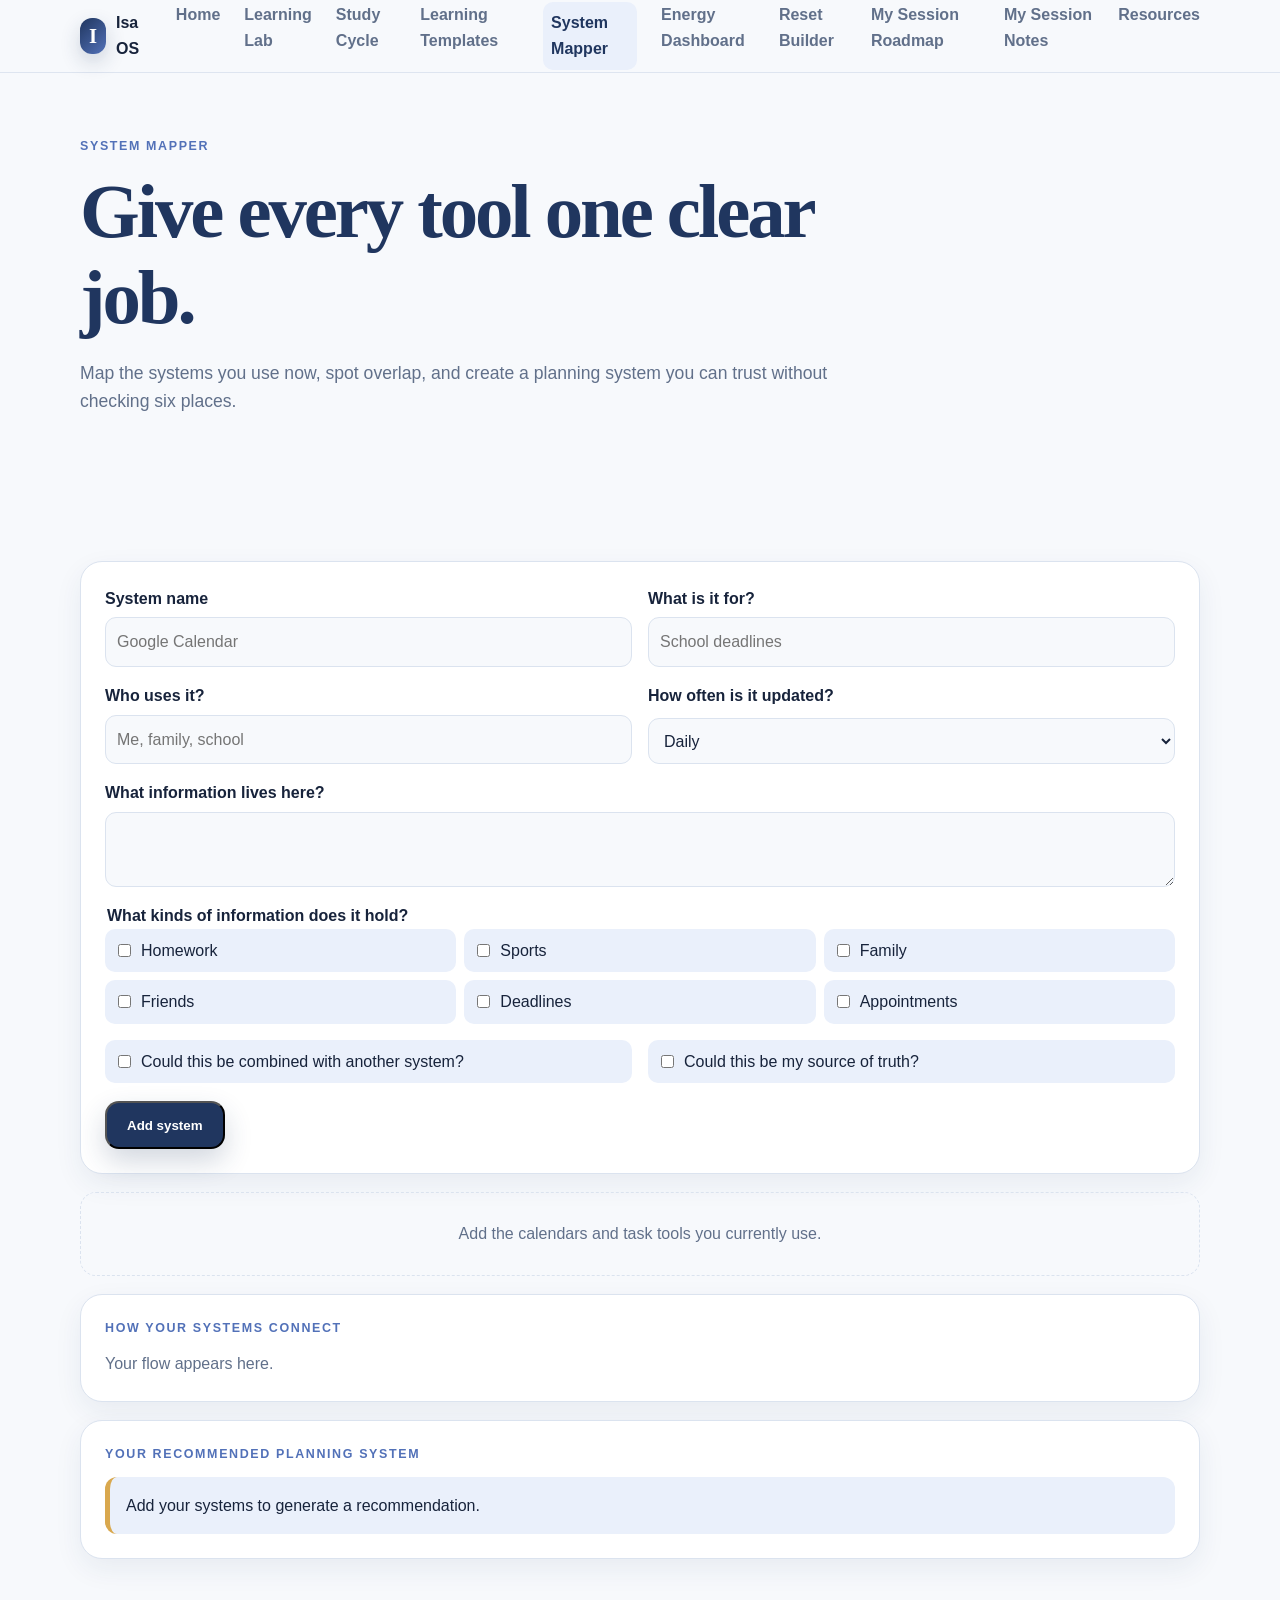
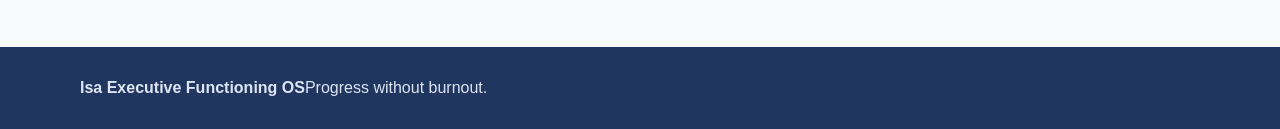
<file: system-mapper.html>
<!doctype html><html lang="en"><head><meta charset="utf-8"><meta name="viewport" content="width=device-width,initial-scale=1"><title>System Mapper | Isa OS</title><link rel="stylesheet" href="styles.css"><link rel="stylesheet" href="cards.css"><link rel="stylesheet" href="tools.css"><script src="theme.js"></script></head><body><div data-navigation></div><main><section class="page-hero"><div class="container"><p class="eyebrow">System Mapper</p><h1>Give every tool one clear job.</h1><p class="lead">Map the systems you use now, spot overlap, and create a planning system you can trust without checking six places.</p></div></section><section class="section"><div class="container stack"><form id="system-form" class="panel"><div class="form-grid"><div class="field"><label for="system-name">System name</label><input id="system-name" required placeholder="Google Calendar"></div><div class="field"><label for="purpose">What is it for?</label><input id="purpose" placeholder="School deadlines"></div><div class="field"><label for="owner">Who uses it?</label><input id="owner" placeholder="Me, family, school"></div><div class="field"><label for="frequency">How often is it updated?</label><select id="frequency"><option>Daily</option><option>Weekly</option><option>As needed</option><option>Rarely</option></select></div></div><div class="field" style="margin-top:16px"><label for="info">What information lives here?</label><textarea id="info" rows="2"></textarea></div><fieldset style="border:0;padding:0;margin:16px 0"><legend><strong>What kinds of information does it hold?</strong></legend><div class="check-grid" id="categories"></div></fieldset><div class="form-grid"><label class="check-chip"><input id="merge" type="checkbox"> Could this be combined with another system?</label><label class="check-chip"><input id="truth" type="checkbox"> Could this be my source of truth?</label></div><div class="actions"><button class="button primary" type="submit">Add system</button></div></form><div id="systems" class="stack"></div><section class="panel"><p class="eyebrow">How your systems connect</p><div id="flow" class="flow"></div></section><section class="panel"><p class="eyebrow">Your Recommended Planning System</p><div id="recommendation" class="recommendation"></div></section></div></section></main><div data-footer></div><script src="navigation.js"></script><script src="common.js"></script><script src="system-mapper.js"></script></body></html>
</file>
<file: styles.css>
:root {
  --ink: #17233b;
  --muted: #61708a;
  --paper: #f7f9fc;
  --white: #ffffff;
  --navy: #20365f;
  --blue: #5271b8;
  --blue-soft: #eaf0fb;
  --gold: #d9a84e;
  --line: #dbe3ef;
  --shadow: 0 18px 45px rgba(32, 54, 95, 0.12);
}

* {
  box-sizing: border-box;
}

html {
  scroll-behavior: smooth;
}

body {
  margin: 0;
  font-family: "DM Sans", sans-serif;
  color: var(--ink);
  background: var(--paper);
  line-height: 1.6;
}

a {
  color: inherit;
}

button,
a {
  -webkit-tap-highlight-color: transparent;
}

.container {
  width: min(1120px, calc(100% - 40px));
  margin: 0 auto;
}

.site-header {
  position: sticky;
  top: 0;
  z-index: 10;
  background: rgba(247, 249, 252, 0.94);
  backdrop-filter: blur(14px);
  border-bottom: 1px solid rgba(219, 227, 239, 0.9);
}

.nav-wrap {
  min-height: 72px;
  display: flex;
  align-items: center;
  justify-content: space-between;
  gap: 24px;
}

.brand {
  display: inline-flex;
  align-items: center;
  gap: 10px;
  font-weight: 700;
  text-decoration: none;
}

.brand-mark {
  width: 36px;
  height: 36px;
  display: grid;
  place-items: center;
  border-radius: 12px;
  color: var(--white);
  background: linear-gradient(135deg, var(--navy), var(--blue));
  font-family: "Playfair Display", serif;
  font-size: 1.3rem;
  box-shadow: 0 8px 20px rgba(32, 54, 95, 0.2);
}

nav {
  display: flex;
  gap: 24px;
}

nav a {
  text-decoration: none;
  color: var(--muted);
  font-weight: 600;
}

nav a:hover,
nav a:focus-visible {
  color: var(--navy);
}

.hero {
  padding: 88px 0 76px;
  background:
    radial-gradient(circle at 85% 10%, rgba(82, 113, 184, 0.14), transparent 30%),
    linear-gradient(180deg, #fbfcff 0%, var(--paper) 100%);
}

.hero-grid {
  display: grid;
  grid-template-columns: minmax(0, 1.45fr) minmax(300px, 0.75fr);
  gap: 56px;
  align-items: center;
}

.eyebrow {
  margin: 0 0 12px;
  color: var(--blue);
  font-size: 0.78rem;
  font-weight: 700;
  letter-spacing: 0.13em;
  text-transform: uppercase;
}

h1,
h2 {
  font-family: "Playfair Display", serif;
  line-height: 1.12;
  margin: 0;
  color: var(--navy);
}

h1 {
  max-width: 780px;
  font-size: clamp(2.7rem, 6vw, 5.5rem);
  letter-spacing: -0.04em;
}

h2 {
  font-size: clamp(2rem, 4vw, 3.35rem);
  letter-spacing: -0.025em;
}

h3 {
  margin: 0 0 8px;
  line-height: 1.25;
  color: var(--navy);
}

p {
  margin-top: 0;
}

.hero-copy {
  max-width: 690px;
  margin: 24px 0 0;
  font-size: 1.16rem;
  color: var(--muted);
}

.hero-actions {
  display: flex;
  flex-wrap: wrap;
  gap: 14px;
  margin-top: 32px;
}

.button {
  display: inline-flex;
  align-items: center;
  justify-content: center;
  min-height: 48px;
  padding: 0 20px;
  border-radius: 14px;
  font-weight: 700;
  text-decoration: none;
}

.button.primary {
  color: var(--white);
  background: var(--navy);
  box-shadow: 0 12px 28px rgba(32, 54, 95, 0.2);
}

.button.secondary {
  color: var(--navy);
  background: var(--white);
  border: 1px solid var(--line);
}

.hero-card {
  padding: 26px;
  border-radius: 24px;
  background: rgba(255, 255, 255, 0.86);
  border: 1px solid var(--line);
  box-shadow: var(--shadow);
}

.profile-row {
  display: grid;
  grid-template-columns: 110px 1fr;
  gap: 16px;
  padding: 14px 0;
  border-bottom: 1px solid var(--line);
}

.profile-row:first-child {
  padding-top: 0;
}

.profile-row:last-child {
  padding-bottom: 0;
  border-bottom: 0;
}

.profile-label {
  color: var(--muted);
  font-size: 0.9rem;
}

.section {
  padding: 88px 0;
}

.section.alt {
  background: var(--white);
  border-top: 1px solid var(--line);
  border-bottom: 1px solid var(--line);
}

.section-heading {
  max-width: 780px;
  margin-bottom: 36px;
}

.section-heading > p:last-child {
  margin-top: 16px;
  color: var(--muted);
  font-size: 1.08rem;
}

.split-heading {
  max-width: none;
  display: flex;
  align-items: end;
  justify-content: space-between;
  gap: 28px;
}

.time-pill {
  flex: 0 0 auto;
  display: inline-flex;
  align-items: center;
  min-height: 40px;
  padding: 0 14px;
  border-radius: 999px;
  color: var(--navy);
  background: var(--blue-soft);
  font-weight: 700;
}

.focus-grid,
.tool-grid {
  display: grid;
  grid-template-columns: repeat(2, minmax(0, 1fr));
  gap: 22px;
}

.focus-card,
.tool-card {
  padding: 28px;
  border-radius: 22px;
  border: 1px solid var(--line);
  background: var(--white);
  box-shadow: 0 10px 28px rgba(32, 54, 95, 0.07);
}

.card-number {
  display: inline-flex;
  margin-bottom: 24px;
  color: var(--gold);
  font-weight: 700;
  letter-spacing: 0.08em;
}

.focus-card p,
.tool-card p,
.agenda-item p,
.extension-box p {
  color: var(--muted);
  margin-bottom: 0;
}

.agenda {
  overflow: hidden;
  border: 1px solid var(--line);
  border-radius: 24px;
  background: var(--white);
}

.agenda-item {
  display: grid;
  grid-template-columns: 92px 1fr;
  gap: 24px;
  padding: 25px 28px;
  border-bottom: 1px solid var(--line);
}

.agenda-item:last-child {
  border-bottom: 0;
}

.agenda-time {
  color: var(--blue);
  font-weight: 700;
}

.extension-box {
  margin-top: 24px;
  padding: 28px;
  border-radius: 22px;
  background: linear-gradient(135deg, var(--navy), #304f88);
  box-shadow: var(--shadow);
}

.extension-box h3,
.extension-box p {
  color: var(--white);
}

.extension-box .eyebrow {
  color: #c9d8fb;
}

.text-button {
  padding: 0;
  border: 0;
  background: none;
  color: var(--blue);
  font: inherit;
  font-weight: 700;
  cursor: pointer;
}

.text-button:hover,
.text-button:focus-visible {
  color: var(--navy);
}

.notice {
  margin-top: 22px;
  padding: 14px 18px;
  border: 1px solid #cfdcf5;
  border-radius: 14px;
  color: var(--navy);
  background: var(--blue-soft);
  font-weight: 600;
}

footer {
  padding: 28px 0;
  color: #dce5f4;
  background: var(--navy);
}

.footer-wrap {
  display: flex;
  justify-content: space-between;
  gap: 24px;
}

.footer-wrap p {
  margin: 0;
}

@media (max-width: 820px) {
  nav {
    display: none;
  }

  .hero {
    padding-top: 64px;
  }

  .hero-grid {
    grid-template-columns: 1fr;
    gap: 34px;
  }

  .focus-grid,
  .tool-grid {
    grid-template-columns: 1fr;
  }

  .split-heading,
  .footer-wrap {
    align-items: flex-start;
    flex-direction: column;
  }
}

@media (max-width: 560px) {
  .container {
    width: min(100% - 24px, 1120px);
  }

  .section {
    padding: 64px 0;
  }

  .agenda-item {
    grid-template-columns: 1fr;
    gap: 8px;
    padding: 22px;
  }

  .profile-row {
    grid-template-columns: 1fr;
    gap: 4px;
  }
}
</file>
<file: cards.css>
.card-grid{display:grid;grid-template-columns:repeat(auto-fit,minmax(240px,1fr));gap:1rem}.card{background:var(--surface);border:1px solid var(--line);border-radius:var(--radius-lg);padding:1.25rem;box-shadow:var(--shadow-sm);transition:.2s}.card:hover{transform:translateY(-2px);box-shadow:var(--shadow-md)}.card h3{margin:.2rem 0 .5rem}.stat-card strong{display:block;font-size:2rem;color:var(--primary)}.tool-link{display:flex;flex-direction:column;min-height:210px;text-decoration:none}.tool-link .arrow{margin-top:auto;font-weight:800;color:var(--primary)}.badge{display:inline-flex;align-items:center;border-radius:999px;padding:.3rem .65rem;background:var(--primary-soft);color:var(--primary);font-size:.78rem;font-weight:800}
</file>
<file: tools.css>
.page-hero{padding:64px 0 40px}.lead{max-width:760px;color:var(--muted);font-size:1.1rem;margin-top:18px}.stack{display:grid;gap:18px}.panel{background:var(--white);border:1px solid var(--line);border-radius:22px;padding:24px;box-shadow:0 10px 28px rgba(32,54,95,.07)}.form-grid{display:grid;grid-template-columns:repeat(2,minmax(0,1fr));gap:16px}.field{display:grid;gap:6px}.field label{font-weight:700}.field input,.field select,.field textarea{width:100%;border:1px solid var(--line);border-radius:11px;padding:11px;background:var(--paper);color:var(--ink);font:inherit}.check-grid{display:grid;grid-template-columns:repeat(3,minmax(0,1fr));gap:8px}.check-chip{display:flex;align-items:center;gap:7px;background:var(--blue-soft);padding:9px;border-radius:10px}.actions{display:flex;flex-wrap:wrap;gap:10px;margin-top:18px}.empty{padding:28px;text-align:center;color:var(--muted);border:1px dashed var(--line);border-radius:16px}.list{display:grid;gap:12px}.list-item{background:var(--white);border:1px solid var(--line);border-radius:15px;padding:16px}.muted{color:var(--muted)}.badge{display:inline-flex;border-radius:999px;padding:5px 10px;background:var(--blue-soft);color:var(--blue);font-size:.78rem;font-weight:700}.gauge{height:12px;background:var(--blue-soft);border-radius:999px;overflow:hidden}.gauge span{display:block;height:100%;width:50%;background:linear-gradient(90deg,#c85656,#d9a84e,#2e8b69)}.recommendation{border-left:5px solid var(--gold);background:var(--blue-soft);padding:16px;border-radius:12px}.flow{display:flex;gap:8px;align-items:center;flex-wrap:wrap}.flow-node{background:var(--blue-soft);padding:10px 13px;border-radius:12px;font-weight:700}.timer{font-size:clamp(3rem,10vw,6rem);font-weight:800;text-align:center;color:var(--navy);font-variant-numeric:tabular-nums}.danger-button{border:0;background:none;color:#b34b4b;font-weight:700;cursor:pointer}canvas{width:100%;max-height:280px}.nav-toggle{display:none}.primary-nav a[aria-current=page]{color:var(--navy);background:var(--blue-soft);padding:8px;border-radius:10px}@media(max-width:820px){.nav-toggle{display:block;margin-left:auto}.primary-nav{display:none;position:absolute;top:72px;left:0;right:0;background:var(--white);padding:16px;flex-direction:column}.primary-nav.open{display:flex}.form-grid{grid-template-columns:1fr}.check-grid{grid-template-columns:repeat(2,1fr)}}@media(max-width:520px){.check-grid{grid-template-columns:1fr}.panel{padding:17px}}
</file>
